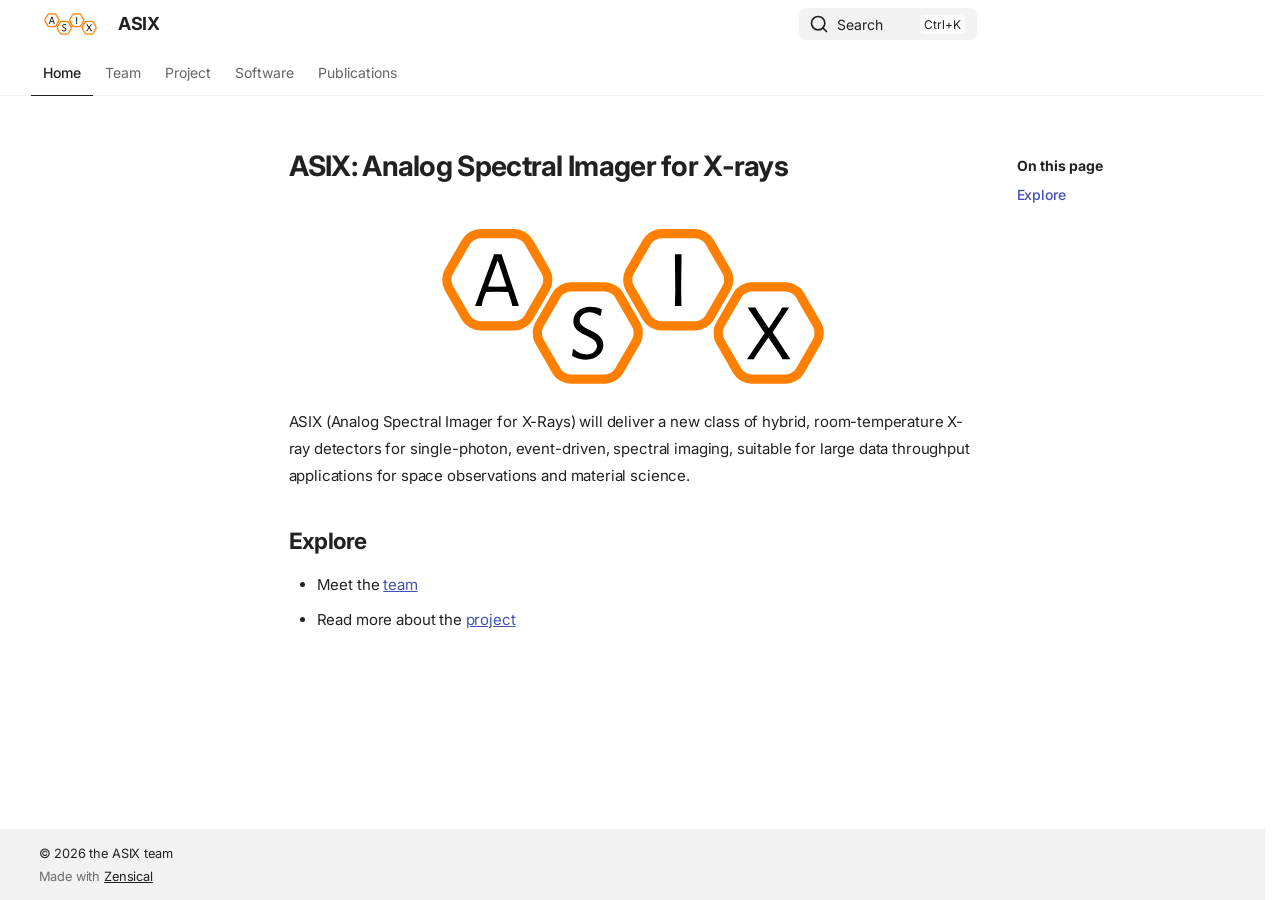
<file: index.html>
<!doctype html>
<html lang="en" class="no-js">
  <head>
    
      <meta charset="utf-8">
      <meta name="viewport" content="width=device-width,initial-scale=1">
      
        <meta name="description" content="ASIX project landing page.">
      
      
        <meta name="author" content="Luca Baldini">
      
      
        <link rel="canonical" href="https://lucabaldini.github.io/asix-web/">
      
      
      
        <link rel="next" href="./team/">
      
      
        
      
      
      <link rel="icon" href="./assets/images/favicon.png">
      <meta name="generator" content="zensical-0.0.67">
    
    
      
        <title>ASIX - ASIX</title>
      
    
    
      
        
      
      <link rel="stylesheet" href="./assets/stylesheets/modern/main.4ae390e2.min.css">
      
      


    
    
      
    
    
      
        
        
        <link rel="preconnect" href="https://fonts.gstatic.com" crossorigin>
        <link rel="stylesheet" href="https://fonts.googleapis.com/css?family=Inter:300,300i,400,400i,500,500i,700,700i%7CJetBrains+Mono:400,400i,700,700i&amp;display=fallback">
        <style>:root{--md-text-font:"Inter";--md-code-font:"JetBrains Mono"}</style>
      
    
    
      <link rel="stylesheet" href="./stylesheets/extra.css">
    
    <script>__md_scope=new URL(".",location),__md_scope.pathname.endsWith("/")||(__md_scope=new URL(__md_scope.pathname+"/",location)),__md_hash=e=>[...e].reduce(((e,t)=>(e<<5)-e+t.charCodeAt(0)),0),__md_get=(e,t=localStorage,_=__md_scope)=>JSON.parse(t.getItem(_.pathname+"."+e)),__md_set=(e,t,_=localStorage,a=__md_scope)=>{try{_.setItem(a.pathname+"."+e,JSON.stringify(t))}catch(e){}},document.documentElement.setAttribute("data-platform",navigator.platform)</script>
    
      

    
    
  </head>
  
  
    <body dir="ltr">
  
    
    <input class="md-toggle" data-md-toggle="drawer" type="checkbox" id="__drawer" autocomplete="off">
    <input class="md-toggle" data-md-toggle="search" type="checkbox" id="__search" autocomplete="off">
    <label class="md-overlay" for="__drawer" aria-label="Navigation"></label>
    <div data-md-component="skip">
      
        
        <a href="#asix-analog-spectral-imager-for-x-rays" class="md-skip">
          Skip to content
        </a>
      
    </div>
    <div data-md-component="announce">
      
    </div>
    
    
      

<header class="md-header" data-md-component="header">
  <nav class="md-header__inner md-grid" aria-label="Header">
    <a href="" title="ASIX" class="md-header__button md-logo" aria-label="ASIX" data-md-component="logo">
      
  <img src="./assets/images/asix_logo.svg" alt="ASIX">

    </a>
    <label class="md-header__button md-icon" for="__drawer" aria-label="Navigation">
      
      <svg xmlns="http://www.w3.org/2000/svg" fill="none" stroke="currentColor" stroke-linecap="round" stroke-linejoin="round" stroke-width="2" class="lucide lucide-menu" viewBox="0 0 24 24"><path d="M4 5h16M4 12h16M4 19h16"/></svg>
    </label>
    <div class="md-header__title" data-md-component="header-title">
      <div class="md-header__ellipsis">
        <div class="md-header__topic">
          <span class="md-ellipsis">
            ASIX
          </span>
        </div>
        <div class="md-header__topic" data-md-component="header-topic">
          <span class="md-ellipsis">
            
              ASIX
            
          </span>
        </div>
      </div>
    </div>
    
    
      <script>var palette=__md_get("__palette");if(palette&&palette.color){if("(prefers-color-scheme)"===palette.color.media){var media=matchMedia("(prefers-color-scheme: light)"),input=document.querySelector(media.matches?"[data-md-color-media='(prefers-color-scheme: light)']":"[data-md-color-media='(prefers-color-scheme: dark)']");palette.color.media=input.getAttribute("data-md-color-media"),palette.color.scheme=input.getAttribute("data-md-color-scheme"),palette.color.primary=input.getAttribute("data-md-color-primary"),palette.color.accent=input.getAttribute("data-md-color-accent")}for(var[key,value]of Object.entries(palette.color))document.body.setAttribute("data-md-color-"+key,value)}</script>
    
    
    
      
      
        <label class="md-header__button md-icon" for="__search" aria-label="Search">
          
          <svg xmlns="http://www.w3.org/2000/svg" fill="none" stroke="currentColor" stroke-linecap="round" stroke-linejoin="round" stroke-width="2" class="lucide lucide-search" viewBox="0 0 24 24"><path d="m21 21-4.34-4.34"/><circle cx="11" cy="11" r="8"/></svg>
        </label>
        <div class="md-search" data-md-component="search" role="dialog" aria-label="Search">
  <button type="button" class="md-search__button">
    Search
  </button>
</div>
      
    
    <div class="md-header__source">
      
    </div>
  </nav>
  
</header>
    
    <div class="md-container" data-md-component="container">
      
      
        
          
            
<nav class="md-tabs" aria-label="Tabs" data-md-component="tabs">
  <div class="md-grid">
    <ul class="md-tabs__list">
      
        
  
  
  
    
  
  
    <li class="md-tabs__item md-tabs__item--active">
      <a href="" class="md-tabs__link">
        
  
  Home

      </a>
    </li>
  

      
        
  
  
  
  
    <li class="md-tabs__item">
      <a href="./team/" class="md-tabs__link">
        
  
  Team

      </a>
    </li>
  

      
        
  
  
  
  
    <li class="md-tabs__item">
      <a href="./project/" class="md-tabs__link">
        
  
  Project

      </a>
    </li>
  

      
        
  
  
  
  
    <li class="md-tabs__item">
      <a href="./software/" class="md-tabs__link">
        
  
  Software

      </a>
    </li>
  

      
        
  
  
  
  
    <li class="md-tabs__item">
      <a href="./publications/" class="md-tabs__link">
        
  
  Publications

      </a>
    </li>
  

      
    </ul>
  </div>
</nav>
          
        
      
      <main class="md-main" data-md-component="main">
        <div class="md-main__inner md-grid">
          
            
              
              <div class="md-sidebar md-sidebar--primary" data-md-component="sidebar" data-md-type="navigation" >
                <div class="md-sidebar__scrollwrap">
                  <div class="md-sidebar__inner">
                    


  


<nav class="md-nav md-nav--primary md-nav--lifted" aria-label="Navigation" data-md-level="0">
  <label class="md-nav__title" for="__drawer">
    <a href="" title="ASIX" class="md-nav__button md-logo" aria-label="ASIX" data-md-component="logo">
      
  <img src="./assets/images/asix_logo.svg" alt="ASIX">

    </a>
    ASIX
  </label>
  
  <ul class="md-nav__list" data-md-scrollfix>
    
      
      
  
  
    
  
  
  
    <li class="md-nav__item md-nav__item--active">
      
      
      
      
        
      
      
        <label class="md-nav__link md-nav__link--active" for="__toc">
          
  
  
  <span class="md-ellipsis">
    
  
  Home

    
  </span>
  
  

          <span class="md-nav__icon md-icon"></span>
        </label>
      
      <a href="" class="md-nav__link md-nav__link--active">
        
  
  
  <span class="md-ellipsis">
    
  
  Home

    
  </span>
  
  

      </a>
      
        


<nav class="md-nav md-nav--secondary" aria-label="On this page">
  
  
  
    
  
  
    <label class="md-nav__title" for="__toc">
      <span class="md-nav__icon md-icon"></span>
      On this page
    </label>
    <ul class="md-nav__list" data-md-component="toc" data-md-scrollfix>
      
        <li class="md-nav__item">
  <a href="#explore" class="md-nav__link">
    <span class="md-ellipsis">
      <span class="md-typeset">
        Explore
      </span>
    </span>
  </a>
  
</li>
      
    </ul>
  
</nav>
      
    </li>
  

    
      
      
  
  
  
  
    <li class="md-nav__item">
      <a href="./team/" class="md-nav__link">
        
  
  
  <span class="md-ellipsis">
    
  
  Team

    
  </span>
  
  

      </a>
    </li>
  

    
      
      
  
  
  
  
    <li class="md-nav__item">
      <a href="./project/" class="md-nav__link">
        
  
  
  <span class="md-ellipsis">
    
  
  Project

    
  </span>
  
  

      </a>
    </li>
  

    
      
      
  
  
  
  
    <li class="md-nav__item">
      <a href="./software/" class="md-nav__link">
        
  
  
  <span class="md-ellipsis">
    
  
  Software

    
  </span>
  
  

      </a>
    </li>
  

    
      
      
  
  
  
  
    <li class="md-nav__item">
      <a href="./publications/" class="md-nav__link">
        
  
  
  <span class="md-ellipsis">
    
  
  Publications

    
  </span>
  
  

      </a>
    </li>
  

    
  </ul>
</nav>
                  </div>
                </div>
              </div>
            
            
              
              <div class="md-sidebar md-sidebar--secondary" data-md-component="sidebar" data-md-type="toc" >
                <div class="md-sidebar__scrollwrap">
                  
                    
                    
                    
                      
                    
                    
                      <input class="md-nav__toggle md-toggle" type="checkbox" id="__toc">
                      <div class="md-sidebar-button__wrapper">
                        <label class="md-sidebar-button" for="__toc"></label>
                      </div>
                    
                  
                  <div class="md-sidebar__inner">
                    


<nav class="md-nav md-nav--secondary" aria-label="On this page">
  
  
  
    
  
  
    <label class="md-nav__title" for="__toc">
      <span class="md-nav__icon md-icon"></span>
      On this page
    </label>
    <ul class="md-nav__list" data-md-component="toc" data-md-scrollfix>
      
        <li class="md-nav__item">
  <a href="#explore" class="md-nav__link">
    <span class="md-ellipsis">
      <span class="md-typeset">
        Explore
      </span>
    </span>
  </a>
  
</li>
      
    </ul>
  
</nav>
                  </div>
                </div>
              </div>
            
          
          
            <div class="md-content" data-md-component="content">
              
              <article class="md-content__inner md-typeset">
                
                  


<h1 id="asix-analog-spectral-imager-for-x-rays">ASIX: Analog Spectral Imager for X-rays<a class="headerlink" href="#asix-analog-spectral-imager-for-x-rays" title="Permanent link">&para;</a></h1>
<p><img src="assets/images/asix_logo.svg" width="400"
     style="display: block; margin: 0 auto;"></p>
<p>ASIX (Analog Spectral Imager for X-Rays) will deliver a new class of hybrid,
room-temperature X-ray detectors for single-photon, event-driven, spectral
imaging, suitable for large data throughput applications for space observations
and material science.</p>
<h2 id="explore">Explore<a class="headerlink" href="#explore" title="Permanent link">&para;</a></h2>
<ul>
<li>Meet the <a href="team/">team</a></li>
<li>Read more about the <a href="project/">project</a></li>
</ul>









  
  






                
              </article>
            </div>
          
          
<script>var target=document.getElementById(location.hash.slice(1));target&&target.name&&(target.checked=target.name.startsWith("__tabbed_"))</script>
        </div>
        
          <button type="button" class="md-top md-icon" data-md-component="top" hidden>
  
  <svg xmlns="http://www.w3.org/2000/svg" fill="none" stroke="currentColor" stroke-linecap="round" stroke-linejoin="round" stroke-width="2" class="lucide lucide-circle-arrow-up" viewBox="0 0 24 24"><circle cx="12" cy="12" r="10"/><path d="m16 12-4-4-4 4M12 16V8"/></svg>
  Back to top
</button>
        
      </main>
      
        <footer class="md-footer">
  
  <div class="md-footer-meta md-typeset">
    <div class="md-footer-meta__inner md-grid">
      <div class="md-copyright">
  
    <div class="md-copyright__highlight">
      &copy; 2026 the ASIX team
    </div>
  
  
    Made with
    <a href="https://zensical.org/" target="_blank" rel="noopener">
      Zensical
    </a>
  
</div>
      
    </div>
  </div>
</footer>
      
    </div>
    <div class="md-dialog" data-md-component="dialog" role="status" aria-atomic="true">
      <div class="md-dialog__inner md-typeset"></div>
    </div>
    
    
    
      
      
      
      
        
        
      <script id="__config" type="application/json">{"annotate":null,"base":".","features":["navigation.instant","navigation.tabs","navigation.top"],"redirect":null,"search":"./assets/javascripts/workers/search.7d14d953.min.js","tags":null,"translations":{"clipboard.copied":"Copied to clipboard","clipboard.copy":"Copy to clipboard","clipboard.error":"Could not copy to clipboard","search.result.more.one":"1 more on this page","search.result.more.other":"# more on this page","search.result.none":"No matching documents","search.result.one":"1 matching document","search.result.other":"# matching documents","search.result.placeholder":"Type to start searching","search.result.term.missing":"Missing","select.version":"Select version"},"version":null}</script>
    
    
      <script src="./assets/javascripts/bundle.67a597eb.min.js"></script>
      
    
  </body>
</html>
</file>
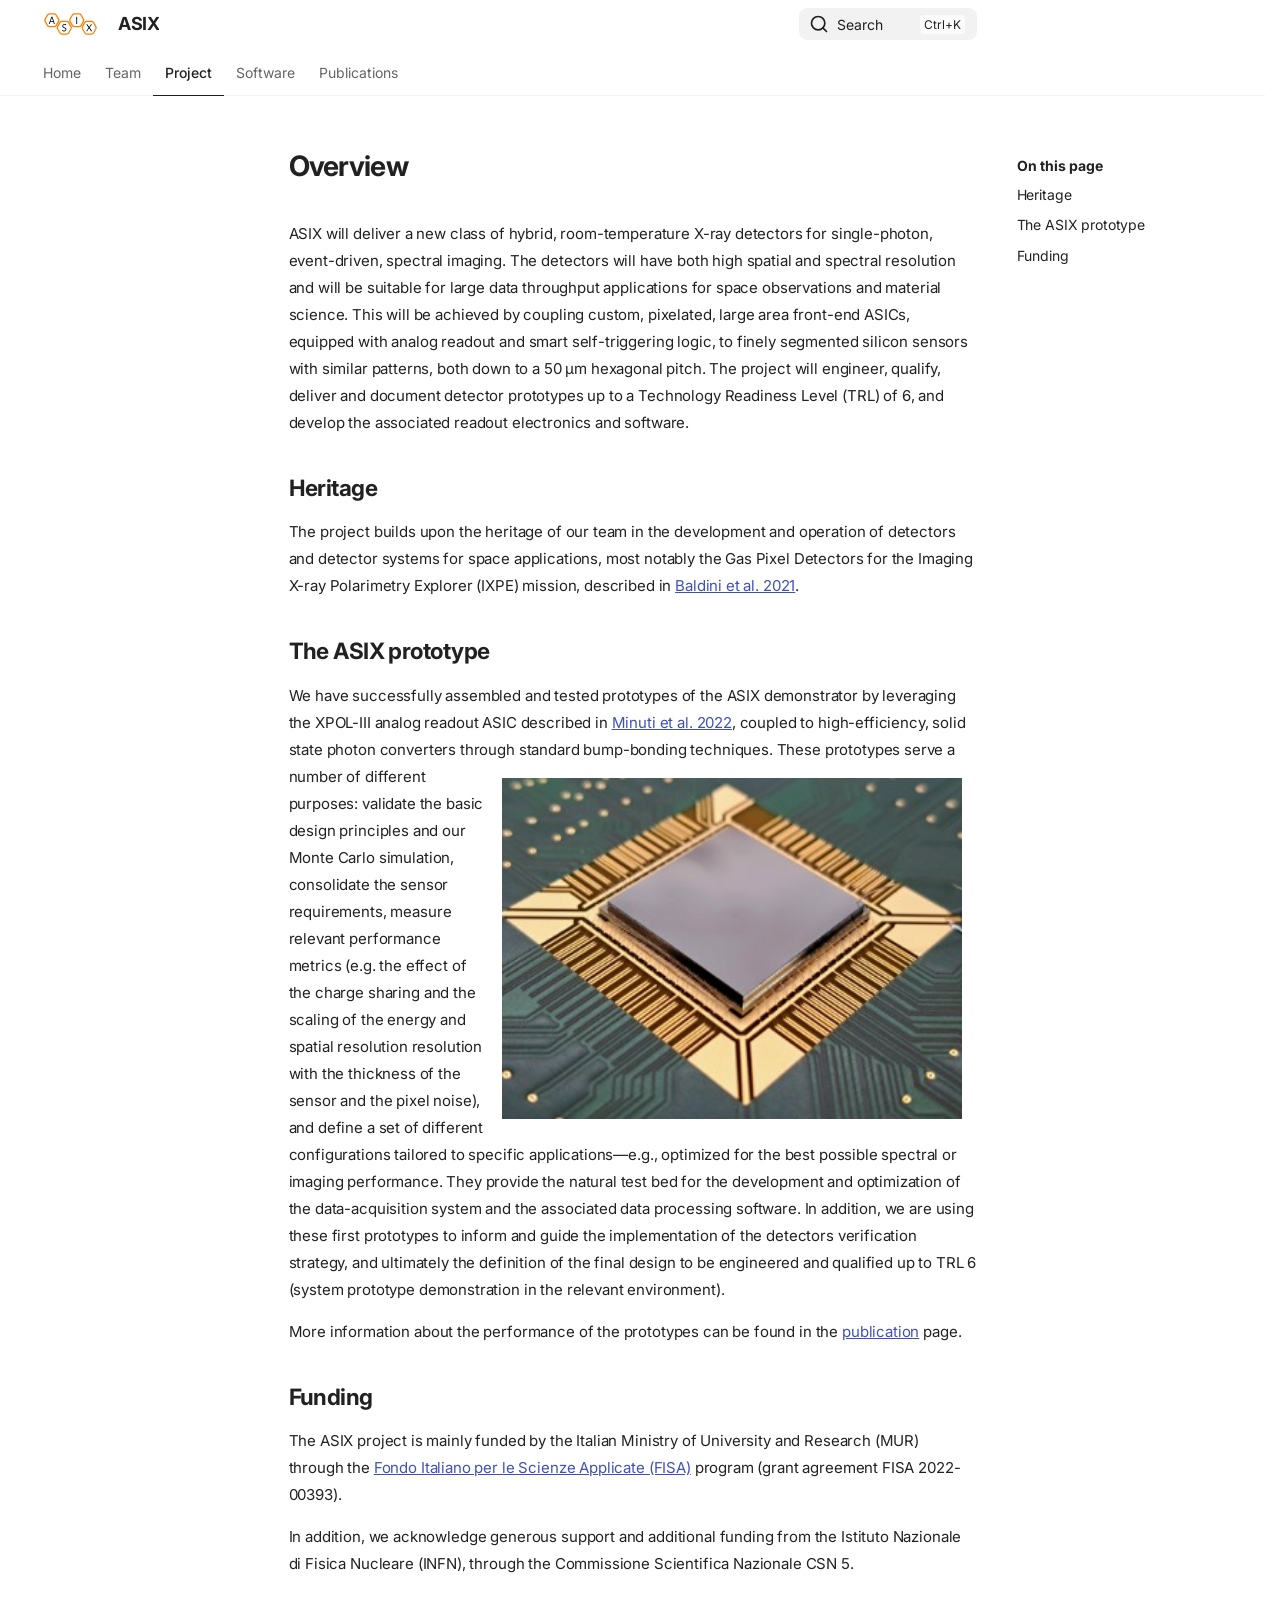
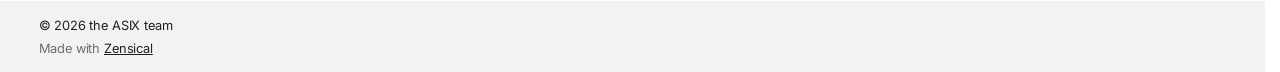
<file: project/index.html>
<!doctype html>
<html lang="en" class="no-js">
  <head>
    
      <meta charset="utf-8">
      <meta name="viewport" content="width=device-width,initial-scale=1">
      
        <meta name="description" content="Technical background, objectives, and architecture of ASIX.">
      
      
        <meta name="author" content="Luca Baldini">
      
      
        <link rel="canonical" href="https://lucabaldini.github.io/asix-web/project/">
      
      
        <link rel="prev" href="../team/">
      
      
        <link rel="next" href="../software/">
      
      
        
      
      
      <link rel="icon" href="../assets/images/favicon.png">
      <meta name="generator" content="zensical-0.0.67">
    
    
      
        <title>Project description - ASIX</title>
      
    
    
      
        
      
      <link rel="stylesheet" href="../assets/stylesheets/modern/main.4ae390e2.min.css">
      
      


    
    
      
    
    
      
        
        
        <link rel="preconnect" href="https://fonts.gstatic.com" crossorigin>
        <link rel="stylesheet" href="https://fonts.googleapis.com/css?family=Inter:300,300i,400,400i,500,500i,700,700i%7CJetBrains+Mono:400,400i,700,700i&amp;display=fallback">
        <style>:root{--md-text-font:"Inter";--md-code-font:"JetBrains Mono"}</style>
      
    
    
      <link rel="stylesheet" href="../stylesheets/extra.css">
    
    <script>__md_scope=new URL("..",location),__md_scope.pathname.endsWith("/")||(__md_scope=new URL(__md_scope.pathname+"/",location)),__md_hash=e=>[...e].reduce(((e,t)=>(e<<5)-e+t.charCodeAt(0)),0),__md_get=(e,t=localStorage,_=__md_scope)=>JSON.parse(t.getItem(_.pathname+"."+e)),__md_set=(e,t,_=localStorage,a=__md_scope)=>{try{_.setItem(a.pathname+"."+e,JSON.stringify(t))}catch(e){}},document.documentElement.setAttribute("data-platform",navigator.platform)</script>
    
      

    
    
  </head>
  
  
    <body dir="ltr">
  
    
    <input class="md-toggle" data-md-toggle="drawer" type="checkbox" id="__drawer" autocomplete="off">
    <input class="md-toggle" data-md-toggle="search" type="checkbox" id="__search" autocomplete="off">
    <label class="md-overlay" for="__drawer" aria-label="Navigation"></label>
    <div data-md-component="skip">
      
        
        <a href="#overview" class="md-skip">
          Skip to content
        </a>
      
    </div>
    <div data-md-component="announce">
      
    </div>
    
    
      

<header class="md-header" data-md-component="header">
  <nav class="md-header__inner md-grid" aria-label="Header">
    <a href="./.." title="ASIX" class="md-header__button md-logo" aria-label="ASIX" data-md-component="logo">
      
  <img src="../assets/images/asix_logo.svg" alt="ASIX">

    </a>
    <label class="md-header__button md-icon" for="__drawer" aria-label="Navigation">
      
      <svg xmlns="http://www.w3.org/2000/svg" fill="none" stroke="currentColor" stroke-linecap="round" stroke-linejoin="round" stroke-width="2" class="lucide lucide-menu" viewBox="0 0 24 24"><path d="M4 5h16M4 12h16M4 19h16"/></svg>
    </label>
    <div class="md-header__title" data-md-component="header-title">
      <div class="md-header__ellipsis">
        <div class="md-header__topic">
          <span class="md-ellipsis">
            ASIX
          </span>
        </div>
        <div class="md-header__topic" data-md-component="header-topic">
          <span class="md-ellipsis">
            
              Project description
            
          </span>
        </div>
      </div>
    </div>
    
    
      <script>var palette=__md_get("__palette");if(palette&&palette.color){if("(prefers-color-scheme)"===palette.color.media){var media=matchMedia("(prefers-color-scheme: light)"),input=document.querySelector(media.matches?"[data-md-color-media='(prefers-color-scheme: light)']":"[data-md-color-media='(prefers-color-scheme: dark)']");palette.color.media=input.getAttribute("data-md-color-media"),palette.color.scheme=input.getAttribute("data-md-color-scheme"),palette.color.primary=input.getAttribute("data-md-color-primary"),palette.color.accent=input.getAttribute("data-md-color-accent")}for(var[key,value]of Object.entries(palette.color))document.body.setAttribute("data-md-color-"+key,value)}</script>
    
    
    
      
      
        <label class="md-header__button md-icon" for="__search" aria-label="Search">
          
          <svg xmlns="http://www.w3.org/2000/svg" fill="none" stroke="currentColor" stroke-linecap="round" stroke-linejoin="round" stroke-width="2" class="lucide lucide-search" viewBox="0 0 24 24"><path d="m21 21-4.34-4.34"/><circle cx="11" cy="11" r="8"/></svg>
        </label>
        <div class="md-search" data-md-component="search" role="dialog" aria-label="Search">
  <button type="button" class="md-search__button">
    Search
  </button>
</div>
      
    
    <div class="md-header__source">
      
    </div>
  </nav>
  
</header>
    
    <div class="md-container" data-md-component="container">
      
      
        
          
            
<nav class="md-tabs" aria-label="Tabs" data-md-component="tabs">
  <div class="md-grid">
    <ul class="md-tabs__list">
      
        
  
  
  
  
    <li class="md-tabs__item">
      <a href="./.." class="md-tabs__link">
        
  
  Home

      </a>
    </li>
  

      
        
  
  
  
  
    <li class="md-tabs__item">
      <a href="../team/" class="md-tabs__link">
        
  
  Team

      </a>
    </li>
  

      
        
  
  
  
    
  
  
    <li class="md-tabs__item md-tabs__item--active">
      <a href="././" class="md-tabs__link">
        
  
  Project

      </a>
    </li>
  

      
        
  
  
  
  
    <li class="md-tabs__item">
      <a href="../software/" class="md-tabs__link">
        
  
  Software

      </a>
    </li>
  

      
        
  
  
  
  
    <li class="md-tabs__item">
      <a href="../publications/" class="md-tabs__link">
        
  
  Publications

      </a>
    </li>
  

      
    </ul>
  </div>
</nav>
          
        
      
      <main class="md-main" data-md-component="main">
        <div class="md-main__inner md-grid">
          
            
              
              <div class="md-sidebar md-sidebar--primary" data-md-component="sidebar" data-md-type="navigation" >
                <div class="md-sidebar__scrollwrap">
                  <div class="md-sidebar__inner">
                    


  


<nav class="md-nav md-nav--primary md-nav--lifted" aria-label="Navigation" data-md-level="0">
  <label class="md-nav__title" for="__drawer">
    <a href="./.." title="ASIX" class="md-nav__button md-logo" aria-label="ASIX" data-md-component="logo">
      
  <img src="../assets/images/asix_logo.svg" alt="ASIX">

    </a>
    ASIX
  </label>
  
  <ul class="md-nav__list" data-md-scrollfix>
    
      
      
  
  
  
  
    <li class="md-nav__item">
      <a href="./.." class="md-nav__link">
        
  
  
  <span class="md-ellipsis">
    
  
  Home

    
  </span>
  
  

      </a>
    </li>
  

    
      
      
  
  
  
  
    <li class="md-nav__item">
      <a href="../team/" class="md-nav__link">
        
  
  
  <span class="md-ellipsis">
    
  
  Team

    
  </span>
  
  

      </a>
    </li>
  

    
      
      
  
  
    
  
  
  
    <li class="md-nav__item md-nav__item--active">
      
      
      
      
        
      
      
        <label class="md-nav__link md-nav__link--active" for="__toc">
          
  
  
  <span class="md-ellipsis">
    
  
  Project

    
  </span>
  
  

          <span class="md-nav__icon md-icon"></span>
        </label>
      
      <a href="././" class="md-nav__link md-nav__link--active">
        
  
  
  <span class="md-ellipsis">
    
  
  Project

    
  </span>
  
  

      </a>
      
        


<nav class="md-nav md-nav--secondary" aria-label="On this page">
  
  
  
    
  
  
    <label class="md-nav__title" for="__toc">
      <span class="md-nav__icon md-icon"></span>
      On this page
    </label>
    <ul class="md-nav__list" data-md-component="toc" data-md-scrollfix>
      
        <li class="md-nav__item">
  <a href="#heritage" class="md-nav__link">
    <span class="md-ellipsis">
      <span class="md-typeset">
        Heritage
      </span>
    </span>
  </a>
  
</li>
      
        <li class="md-nav__item">
  <a href="#the-asix-prototype" class="md-nav__link">
    <span class="md-ellipsis">
      <span class="md-typeset">
        The ASIX prototype
      </span>
    </span>
  </a>
  
</li>
      
        <li class="md-nav__item">
  <a href="#funding" class="md-nav__link">
    <span class="md-ellipsis">
      <span class="md-typeset">
        Funding
      </span>
    </span>
  </a>
  
</li>
      
    </ul>
  
</nav>
      
    </li>
  

    
      
      
  
  
  
  
    <li class="md-nav__item">
      <a href="../software/" class="md-nav__link">
        
  
  
  <span class="md-ellipsis">
    
  
  Software

    
  </span>
  
  

      </a>
    </li>
  

    
      
      
  
  
  
  
    <li class="md-nav__item">
      <a href="../publications/" class="md-nav__link">
        
  
  
  <span class="md-ellipsis">
    
  
  Publications

    
  </span>
  
  

      </a>
    </li>
  

    
  </ul>
</nav>
                  </div>
                </div>
              </div>
            
            
              
              <div class="md-sidebar md-sidebar--secondary" data-md-component="sidebar" data-md-type="toc" >
                <div class="md-sidebar__scrollwrap">
                  
                    
                    
                    
                      
                    
                    
                      <input class="md-nav__toggle md-toggle" type="checkbox" id="__toc">
                      <div class="md-sidebar-button__wrapper">
                        <label class="md-sidebar-button" for="__toc"></label>
                      </div>
                    
                  
                  <div class="md-sidebar__inner">
                    


<nav class="md-nav md-nav--secondary" aria-label="On this page">
  
  
  
    
  
  
    <label class="md-nav__title" for="__toc">
      <span class="md-nav__icon md-icon"></span>
      On this page
    </label>
    <ul class="md-nav__list" data-md-component="toc" data-md-scrollfix>
      
        <li class="md-nav__item">
  <a href="#heritage" class="md-nav__link">
    <span class="md-ellipsis">
      <span class="md-typeset">
        Heritage
      </span>
    </span>
  </a>
  
</li>
      
        <li class="md-nav__item">
  <a href="#the-asix-prototype" class="md-nav__link">
    <span class="md-ellipsis">
      <span class="md-typeset">
        The ASIX prototype
      </span>
    </span>
  </a>
  
</li>
      
        <li class="md-nav__item">
  <a href="#funding" class="md-nav__link">
    <span class="md-ellipsis">
      <span class="md-typeset">
        Funding
      </span>
    </span>
  </a>
  
</li>
      
    </ul>
  
</nav>
                  </div>
                </div>
              </div>
            
          
          
            <div class="md-content" data-md-component="content">
              
              <article class="md-content__inner md-typeset">
                
                  


<h1 id="overview">Overview<a class="headerlink" href="#overview" title="Permanent link">&para;</a></h1>
<p>ASIX will deliver a new class of hybrid, room-temperature X-ray detectors for single-photon,
event-driven, spectral imaging. The detectors will have both high spatial and spectral
resolution and will be suitable for large data throughput applications for space observations and material science. This will be achieved by coupling custom, pixelated,
large area front-end ASICs, equipped with analog readout and smart self-triggering logic,
to finely segmented silicon sensors with similar patterns, both down to a 50 μm hexagonal
pitch. The project will engineer, qualify, deliver and document detector prototypes up to
a Technology Readiness Level (TRL) of 6, and develop the associated readout electronics
and software.</p>
<h2 id="heritage">Heritage<a class="headerlink" href="#heritage" title="Permanent link">&para;</a></h2>
<p>The project builds upon the heritage of our team in the development and operation of
detectors and detector systems for space applications, most notably the Gas Pixel
Detectors for the Imaging X-ray Polarimetry Explorer (IXPE) mission, described in
<a href="https://doi.org/10.1016/j.astropartphys.2021.102628">Baldini et al. 2021</a>.</p>
<h2 id="the-asix-prototype">The ASIX prototype<a class="headerlink" href="#the-asix-prototype" title="Permanent link">&para;</a></h2>
<p>We have successfully assembled and tested prototypes of the ASIX demonstrator by
leveraging the XPOL-III analog readout ASIC described in
<a href="https://doi.org/10.1016/j.nima.2022.167674">Minuti et al. 2022</a>,
coupled to high-efficiency, solid state photon converters through standard bump-bonding
techniques.
<img src="../assets/images/asix_prototype.jpg" width="460"
     style="float: right; margin: 1em;">
These prototypes serve a number of different purposes: validate the basic design
principles and our Monte Carlo simulation, consolidate the sensor requirements,
measure relevant performance metrics (e.g. the effect of the charge sharing and the
scaling of the energy and spatial resolution resolution with the thickness of the
sensor and the pixel noise), and define a set of different configurations tailored
to specific applications&mdash;e.g., optimized for the best possible spectral or
imaging performance. They provide the natural test bed for the development and
optimization of the data-acquisition system and the associated data processing software.
In addition, we are using these first prototypes to inform and guide the implementation
of the detectors verification strategy, and ultimately the definition of the final
design to be engineered and qualified up to TRL 6 (system prototype demonstration in
the relevant environment).</p>
<p>More information about the performance of the prototypes can be found in the
<a href="../publications/">publication</a> page.</p>
<h2 id="funding">Funding<a class="headerlink" href="#funding" title="Permanent link">&para;</a></h2>
<p>The ASIX project is mainly funded by the Italian Ministry of University and Research
(MUR) through the
<a href="https://fisa-submission.mur.gov.it/">Fondo Italiano per le Scienze Applicate (FISA)</a>
program (grant agreement FISA 2022-00393).</p>
<p>In addition, we acknowledge generous support and additional funding from the
Istituto Nazionale di Fisica Nucleare (INFN), through the Commissione Scientifica
Nazionale CSN 5.</p>









  
  






                
              </article>
            </div>
          
          
<script>var target=document.getElementById(location.hash.slice(1));target&&target.name&&(target.checked=target.name.startsWith("__tabbed_"))</script>
        </div>
        
          <button type="button" class="md-top md-icon" data-md-component="top" hidden>
  
  <svg xmlns="http://www.w3.org/2000/svg" fill="none" stroke="currentColor" stroke-linecap="round" stroke-linejoin="round" stroke-width="2" class="lucide lucide-circle-arrow-up" viewBox="0 0 24 24"><circle cx="12" cy="12" r="10"/><path d="m16 12-4-4-4 4M12 16V8"/></svg>
  Back to top
</button>
        
      </main>
      
        <footer class="md-footer">
  
  <div class="md-footer-meta md-typeset">
    <div class="md-footer-meta__inner md-grid">
      <div class="md-copyright">
  
    <div class="md-copyright__highlight">
      &copy; 2026 the ASIX team
    </div>
  
  
    Made with
    <a href="https://zensical.org/" target="_blank" rel="noopener">
      Zensical
    </a>
  
</div>
      
    </div>
  </div>
</footer>
      
    </div>
    <div class="md-dialog" data-md-component="dialog" role="status" aria-atomic="true">
      <div class="md-dialog__inner md-typeset"></div>
    </div>
    
    
    
      
      
      
      
        
        
      <script id="__config" type="application/json">{"annotate":null,"base":"..","features":["navigation.instant","navigation.tabs","navigation.top"],"redirect":null,"search":"../assets/javascripts/workers/search.7d14d953.min.js","tags":null,"translations":{"clipboard.copied":"Copied to clipboard","clipboard.copy":"Copy to clipboard","clipboard.error":"Could not copy to clipboard","search.result.more.one":"1 more on this page","search.result.more.other":"# more on this page","search.result.none":"No matching documents","search.result.one":"1 matching document","search.result.other":"# matching documents","search.result.placeholder":"Type to start searching","search.result.term.missing":"Missing","select.version":"Select version"},"version":null}</script>
    
    
      <script src="../assets/javascripts/bundle.67a597eb.min.js"></script>
      
    
  </body>
</html>
</file>
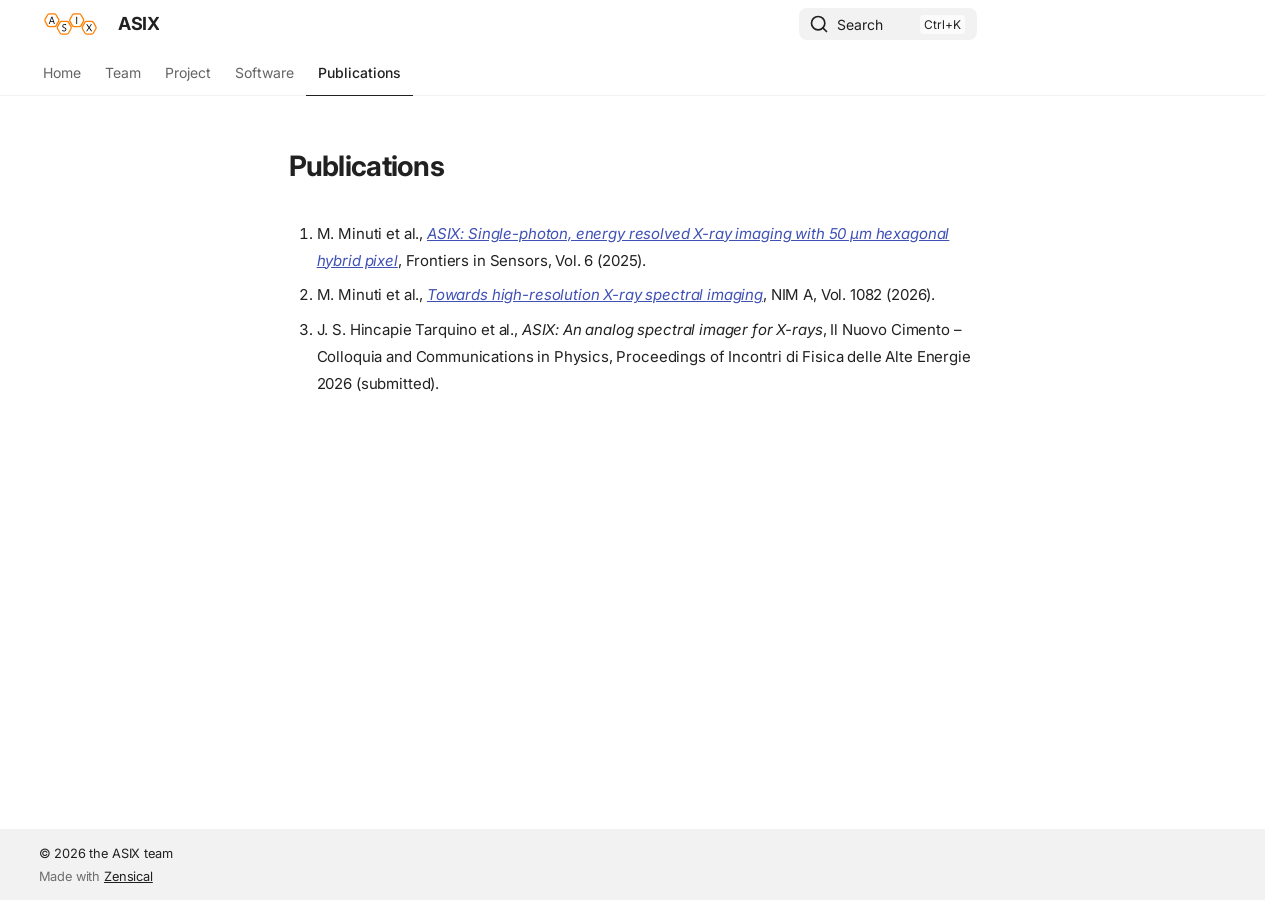
<file: publications/index.html>
<!doctype html>
<html lang="en" class="no-js">
  <head>
    
      <meta charset="utf-8">
      <meta name="viewport" content="width=device-width,initial-scale=1">
      
        <meta name="description" content="Publications.">
      
      
        <meta name="author" content="Luca Baldini">
      
      
        <link rel="canonical" href="https://lucabaldini.github.io/asix-web/publications/">
      
      
        <link rel="prev" href="../software/">
      
      
      
        
      
      
      <link rel="icon" href="../assets/images/favicon.png">
      <meta name="generator" content="zensical-0.0.67">
    
    
      
        <title>Publications - ASIX</title>
      
    
    
      
        
      
      <link rel="stylesheet" href="../assets/stylesheets/modern/main.4ae390e2.min.css">
      
      


    
    
      
    
    
      
        
        
        <link rel="preconnect" href="https://fonts.gstatic.com" crossorigin>
        <link rel="stylesheet" href="https://fonts.googleapis.com/css?family=Inter:300,300i,400,400i,500,500i,700,700i%7CJetBrains+Mono:400,400i,700,700i&amp;display=fallback">
        <style>:root{--md-text-font:"Inter";--md-code-font:"JetBrains Mono"}</style>
      
    
    
      <link rel="stylesheet" href="../stylesheets/extra.css">
    
    <script>__md_scope=new URL("..",location),__md_scope.pathname.endsWith("/")||(__md_scope=new URL(__md_scope.pathname+"/",location)),__md_hash=e=>[...e].reduce(((e,t)=>(e<<5)-e+t.charCodeAt(0)),0),__md_get=(e,t=localStorage,_=__md_scope)=>JSON.parse(t.getItem(_.pathname+"."+e)),__md_set=(e,t,_=localStorage,a=__md_scope)=>{try{_.setItem(a.pathname+"."+e,JSON.stringify(t))}catch(e){}},document.documentElement.setAttribute("data-platform",navigator.platform)</script>
    
      

    
    
  </head>
  
  
    <body dir="ltr">
  
    
    <input class="md-toggle" data-md-toggle="drawer" type="checkbox" id="__drawer" autocomplete="off">
    <input class="md-toggle" data-md-toggle="search" type="checkbox" id="__search" autocomplete="off">
    <label class="md-overlay" for="__drawer" aria-label="Navigation"></label>
    <div data-md-component="skip">
      
        
        <a href="#publications" class="md-skip">
          Skip to content
        </a>
      
    </div>
    <div data-md-component="announce">
      
    </div>
    
    
      

<header class="md-header" data-md-component="header">
  <nav class="md-header__inner md-grid" aria-label="Header">
    <a href="./.." title="ASIX" class="md-header__button md-logo" aria-label="ASIX" data-md-component="logo">
      
  <img src="../assets/images/asix_logo.svg" alt="ASIX">

    </a>
    <label class="md-header__button md-icon" for="__drawer" aria-label="Navigation">
      
      <svg xmlns="http://www.w3.org/2000/svg" fill="none" stroke="currentColor" stroke-linecap="round" stroke-linejoin="round" stroke-width="2" class="lucide lucide-menu" viewBox="0 0 24 24"><path d="M4 5h16M4 12h16M4 19h16"/></svg>
    </label>
    <div class="md-header__title" data-md-component="header-title">
      <div class="md-header__ellipsis">
        <div class="md-header__topic">
          <span class="md-ellipsis">
            ASIX
          </span>
        </div>
        <div class="md-header__topic" data-md-component="header-topic">
          <span class="md-ellipsis">
            
              Publications
            
          </span>
        </div>
      </div>
    </div>
    
    
      <script>var palette=__md_get("__palette");if(palette&&palette.color){if("(prefers-color-scheme)"===palette.color.media){var media=matchMedia("(prefers-color-scheme: light)"),input=document.querySelector(media.matches?"[data-md-color-media='(prefers-color-scheme: light)']":"[data-md-color-media='(prefers-color-scheme: dark)']");palette.color.media=input.getAttribute("data-md-color-media"),palette.color.scheme=input.getAttribute("data-md-color-scheme"),palette.color.primary=input.getAttribute("data-md-color-primary"),palette.color.accent=input.getAttribute("data-md-color-accent")}for(var[key,value]of Object.entries(palette.color))document.body.setAttribute("data-md-color-"+key,value)}</script>
    
    
    
      
      
        <label class="md-header__button md-icon" for="__search" aria-label="Search">
          
          <svg xmlns="http://www.w3.org/2000/svg" fill="none" stroke="currentColor" stroke-linecap="round" stroke-linejoin="round" stroke-width="2" class="lucide lucide-search" viewBox="0 0 24 24"><path d="m21 21-4.34-4.34"/><circle cx="11" cy="11" r="8"/></svg>
        </label>
        <div class="md-search" data-md-component="search" role="dialog" aria-label="Search">
  <button type="button" class="md-search__button">
    Search
  </button>
</div>
      
    
    <div class="md-header__source">
      
    </div>
  </nav>
  
</header>
    
    <div class="md-container" data-md-component="container">
      
      
        
          
            
<nav class="md-tabs" aria-label="Tabs" data-md-component="tabs">
  <div class="md-grid">
    <ul class="md-tabs__list">
      
        
  
  
  
  
    <li class="md-tabs__item">
      <a href="./.." class="md-tabs__link">
        
  
  Home

      </a>
    </li>
  

      
        
  
  
  
  
    <li class="md-tabs__item">
      <a href="../team/" class="md-tabs__link">
        
  
  Team

      </a>
    </li>
  

      
        
  
  
  
  
    <li class="md-tabs__item">
      <a href="../project/" class="md-tabs__link">
        
  
  Project

      </a>
    </li>
  

      
        
  
  
  
  
    <li class="md-tabs__item">
      <a href="../software/" class="md-tabs__link">
        
  
  Software

      </a>
    </li>
  

      
        
  
  
  
    
  
  
    <li class="md-tabs__item md-tabs__item--active">
      <a href="././" class="md-tabs__link">
        
  
  Publications

      </a>
    </li>
  

      
    </ul>
  </div>
</nav>
          
        
      
      <main class="md-main" data-md-component="main">
        <div class="md-main__inner md-grid">
          
            
              
              <div class="md-sidebar md-sidebar--primary" data-md-component="sidebar" data-md-type="navigation" >
                <div class="md-sidebar__scrollwrap">
                  <div class="md-sidebar__inner">
                    


  


<nav class="md-nav md-nav--primary md-nav--lifted" aria-label="Navigation" data-md-level="0">
  <label class="md-nav__title" for="__drawer">
    <a href="./.." title="ASIX" class="md-nav__button md-logo" aria-label="ASIX" data-md-component="logo">
      
  <img src="../assets/images/asix_logo.svg" alt="ASIX">

    </a>
    ASIX
  </label>
  
  <ul class="md-nav__list" data-md-scrollfix>
    
      
      
  
  
  
  
    <li class="md-nav__item">
      <a href="./.." class="md-nav__link">
        
  
  
  <span class="md-ellipsis">
    
  
  Home

    
  </span>
  
  

      </a>
    </li>
  

    
      
      
  
  
  
  
    <li class="md-nav__item">
      <a href="../team/" class="md-nav__link">
        
  
  
  <span class="md-ellipsis">
    
  
  Team

    
  </span>
  
  

      </a>
    </li>
  

    
      
      
  
  
  
  
    <li class="md-nav__item">
      <a href="../project/" class="md-nav__link">
        
  
  
  <span class="md-ellipsis">
    
  
  Project

    
  </span>
  
  

      </a>
    </li>
  

    
      
      
  
  
  
  
    <li class="md-nav__item">
      <a href="../software/" class="md-nav__link">
        
  
  
  <span class="md-ellipsis">
    
  
  Software

    
  </span>
  
  

      </a>
    </li>
  

    
      
      
  
  
    
  
  
  
    <li class="md-nav__item md-nav__item--active">
      
      
      
      
        
      
      
      <a href="././" class="md-nav__link md-nav__link--active">
        
  
  
  <span class="md-ellipsis">
    
  
  Publications

    
  </span>
  
  

      </a>
      
    </li>
  

    
  </ul>
</nav>
                  </div>
                </div>
              </div>
            
            
              
              <div class="md-sidebar md-sidebar--secondary" data-md-component="sidebar" data-md-type="toc" >
                <div class="md-sidebar__scrollwrap">
                  
                    
                    
                    
                      
                    
                    
                  
                  <div class="md-sidebar__inner">
                    


<nav class="md-nav md-nav--secondary" aria-label="On this page">
  
  
  
    
  
  
</nav>
                  </div>
                </div>
              </div>
            
          
          
            <div class="md-content" data-md-component="content">
              
              <article class="md-content__inner md-typeset">
                
                  


<h1 id="publications">Publications<a class="headerlink" href="#publications" title="Permanent link">&para;</a></h1>
<ol>
<li>M. Minuti et al.,
   <a href="https://doi.org/10.3389/fsens.2025.1599365"><em>ASIX: Single-photon, energy resolved X-ray imaging with 50 μm hexagonal hybrid pixel</em></a>,
   Frontiers in Sensors, Vol. 6 (2025).</li>
<li>M. Minuti et al.,
   <a href="https://doi.org/10.1016/j.nima.2025.171001"><em>Towards high-resolution X-ray spectral imaging</em></a>,
   NIM A, Vol. 1082 (2026).</li>
<li>J. S. Hincapie Tarquino et al.,
   <em>ASIX: An analog spectral imager for X-rays</em>,
   Il Nuovo Cimento – Colloquia and Communications in Physics, Proceedings of Incontri di Fisica delle Alte Energie 2026 (submitted).</li>
</ol>









  
  






                
              </article>
            </div>
          
          
<script>var target=document.getElementById(location.hash.slice(1));target&&target.name&&(target.checked=target.name.startsWith("__tabbed_"))</script>
        </div>
        
          <button type="button" class="md-top md-icon" data-md-component="top" hidden>
  
  <svg xmlns="http://www.w3.org/2000/svg" fill="none" stroke="currentColor" stroke-linecap="round" stroke-linejoin="round" stroke-width="2" class="lucide lucide-circle-arrow-up" viewBox="0 0 24 24"><circle cx="12" cy="12" r="10"/><path d="m16 12-4-4-4 4M12 16V8"/></svg>
  Back to top
</button>
        
      </main>
      
        <footer class="md-footer">
  
  <div class="md-footer-meta md-typeset">
    <div class="md-footer-meta__inner md-grid">
      <div class="md-copyright">
  
    <div class="md-copyright__highlight">
      &copy; 2026 the ASIX team
    </div>
  
  
    Made with
    <a href="https://zensical.org/" target="_blank" rel="noopener">
      Zensical
    </a>
  
</div>
      
    </div>
  </div>
</footer>
      
    </div>
    <div class="md-dialog" data-md-component="dialog" role="status" aria-atomic="true">
      <div class="md-dialog__inner md-typeset"></div>
    </div>
    
    
    
      
      
      
      
        
        
      <script id="__config" type="application/json">{"annotate":null,"base":"..","features":["navigation.instant","navigation.tabs","navigation.top"],"redirect":null,"search":"../assets/javascripts/workers/search.7d14d953.min.js","tags":null,"translations":{"clipboard.copied":"Copied to clipboard","clipboard.copy":"Copy to clipboard","clipboard.error":"Could not copy to clipboard","search.result.more.one":"1 more on this page","search.result.more.other":"# more on this page","search.result.none":"No matching documents","search.result.one":"1 matching document","search.result.other":"# matching documents","search.result.placeholder":"Type to start searching","search.result.term.missing":"Missing","select.version":"Select version"},"version":null}</script>
    
    
      <script src="../assets/javascripts/bundle.67a597eb.min.js"></script>
      
    
  </body>
</html>
</file>
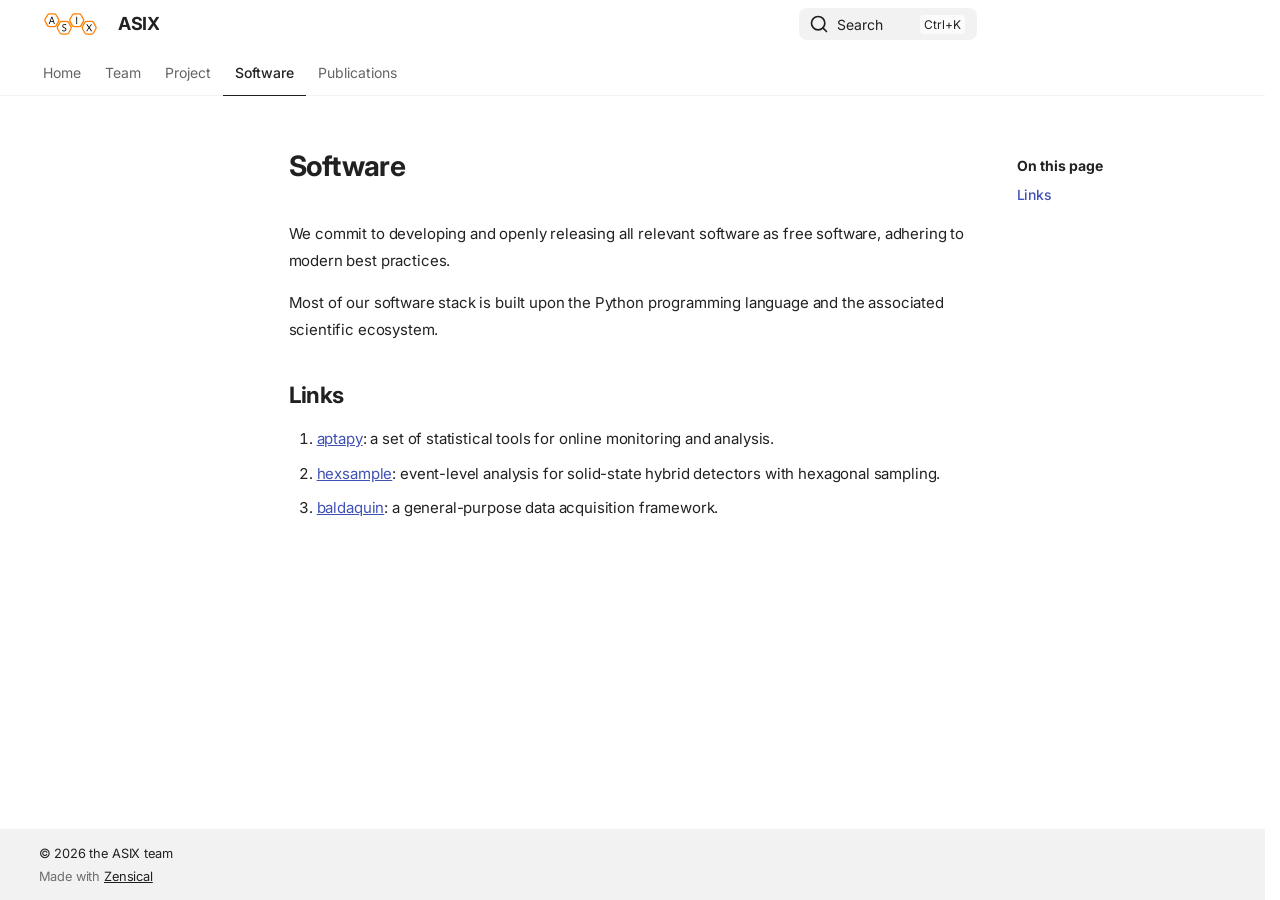
<file: software/index.html>
<!doctype html>
<html lang="en" class="no-js">
  <head>
    
      <meta charset="utf-8">
      <meta name="viewport" content="width=device-width,initial-scale=1">
      
        <meta name="description" content="Availability of the relevant software components">
      
      
        <meta name="author" content="Luca Baldini">
      
      
        <link rel="canonical" href="https://lucabaldini.github.io/asix-web/software/">
      
      
        <link rel="prev" href="../project/">
      
      
        <link rel="next" href="../publications/">
      
      
        
      
      
      <link rel="icon" href="../assets/images/favicon.png">
      <meta name="generator" content="zensical-0.0.67">
    
    
      
        <title>Software - ASIX</title>
      
    
    
      
        
      
      <link rel="stylesheet" href="../assets/stylesheets/modern/main.4ae390e2.min.css">
      
      


    
    
      
    
    
      
        
        
        <link rel="preconnect" href="https://fonts.gstatic.com" crossorigin>
        <link rel="stylesheet" href="https://fonts.googleapis.com/css?family=Inter:300,300i,400,400i,500,500i,700,700i%7CJetBrains+Mono:400,400i,700,700i&amp;display=fallback">
        <style>:root{--md-text-font:"Inter";--md-code-font:"JetBrains Mono"}</style>
      
    
    
      <link rel="stylesheet" href="../stylesheets/extra.css">
    
    <script>__md_scope=new URL("..",location),__md_scope.pathname.endsWith("/")||(__md_scope=new URL(__md_scope.pathname+"/",location)),__md_hash=e=>[...e].reduce(((e,t)=>(e<<5)-e+t.charCodeAt(0)),0),__md_get=(e,t=localStorage,_=__md_scope)=>JSON.parse(t.getItem(_.pathname+"."+e)),__md_set=(e,t,_=localStorage,a=__md_scope)=>{try{_.setItem(a.pathname+"."+e,JSON.stringify(t))}catch(e){}},document.documentElement.setAttribute("data-platform",navigator.platform)</script>
    
      

    
    
  </head>
  
  
    <body dir="ltr">
  
    
    <input class="md-toggle" data-md-toggle="drawer" type="checkbox" id="__drawer" autocomplete="off">
    <input class="md-toggle" data-md-toggle="search" type="checkbox" id="__search" autocomplete="off">
    <label class="md-overlay" for="__drawer" aria-label="Navigation"></label>
    <div data-md-component="skip">
      
        
        <a href="#links" class="md-skip">
          Skip to content
        </a>
      
    </div>
    <div data-md-component="announce">
      
    </div>
    
    
      

<header class="md-header" data-md-component="header">
  <nav class="md-header__inner md-grid" aria-label="Header">
    <a href="./.." title="ASIX" class="md-header__button md-logo" aria-label="ASIX" data-md-component="logo">
      
  <img src="../assets/images/asix_logo.svg" alt="ASIX">

    </a>
    <label class="md-header__button md-icon" for="__drawer" aria-label="Navigation">
      
      <svg xmlns="http://www.w3.org/2000/svg" fill="none" stroke="currentColor" stroke-linecap="round" stroke-linejoin="round" stroke-width="2" class="lucide lucide-menu" viewBox="0 0 24 24"><path d="M4 5h16M4 12h16M4 19h16"/></svg>
    </label>
    <div class="md-header__title" data-md-component="header-title">
      <div class="md-header__ellipsis">
        <div class="md-header__topic">
          <span class="md-ellipsis">
            ASIX
          </span>
        </div>
        <div class="md-header__topic" data-md-component="header-topic">
          <span class="md-ellipsis">
            
              Software
            
          </span>
        </div>
      </div>
    </div>
    
    
      <script>var palette=__md_get("__palette");if(palette&&palette.color){if("(prefers-color-scheme)"===palette.color.media){var media=matchMedia("(prefers-color-scheme: light)"),input=document.querySelector(media.matches?"[data-md-color-media='(prefers-color-scheme: light)']":"[data-md-color-media='(prefers-color-scheme: dark)']");palette.color.media=input.getAttribute("data-md-color-media"),palette.color.scheme=input.getAttribute("data-md-color-scheme"),palette.color.primary=input.getAttribute("data-md-color-primary"),palette.color.accent=input.getAttribute("data-md-color-accent")}for(var[key,value]of Object.entries(palette.color))document.body.setAttribute("data-md-color-"+key,value)}</script>
    
    
    
      
      
        <label class="md-header__button md-icon" for="__search" aria-label="Search">
          
          <svg xmlns="http://www.w3.org/2000/svg" fill="none" stroke="currentColor" stroke-linecap="round" stroke-linejoin="round" stroke-width="2" class="lucide lucide-search" viewBox="0 0 24 24"><path d="m21 21-4.34-4.34"/><circle cx="11" cy="11" r="8"/></svg>
        </label>
        <div class="md-search" data-md-component="search" role="dialog" aria-label="Search">
  <button type="button" class="md-search__button">
    Search
  </button>
</div>
      
    
    <div class="md-header__source">
      
    </div>
  </nav>
  
</header>
    
    <div class="md-container" data-md-component="container">
      
      
        
          
            
<nav class="md-tabs" aria-label="Tabs" data-md-component="tabs">
  <div class="md-grid">
    <ul class="md-tabs__list">
      
        
  
  
  
  
    <li class="md-tabs__item">
      <a href="./.." class="md-tabs__link">
        
  
  Home

      </a>
    </li>
  

      
        
  
  
  
  
    <li class="md-tabs__item">
      <a href="../team/" class="md-tabs__link">
        
  
  Team

      </a>
    </li>
  

      
        
  
  
  
  
    <li class="md-tabs__item">
      <a href="../project/" class="md-tabs__link">
        
  
  Project

      </a>
    </li>
  

      
        
  
  
  
    
  
  
    <li class="md-tabs__item md-tabs__item--active">
      <a href="././" class="md-tabs__link">
        
  
  Software

      </a>
    </li>
  

      
        
  
  
  
  
    <li class="md-tabs__item">
      <a href="../publications/" class="md-tabs__link">
        
  
  Publications

      </a>
    </li>
  

      
    </ul>
  </div>
</nav>
          
        
      
      <main class="md-main" data-md-component="main">
        <div class="md-main__inner md-grid">
          
            
              
              <div class="md-sidebar md-sidebar--primary" data-md-component="sidebar" data-md-type="navigation" >
                <div class="md-sidebar__scrollwrap">
                  <div class="md-sidebar__inner">
                    


  


<nav class="md-nav md-nav--primary md-nav--lifted" aria-label="Navigation" data-md-level="0">
  <label class="md-nav__title" for="__drawer">
    <a href="./.." title="ASIX" class="md-nav__button md-logo" aria-label="ASIX" data-md-component="logo">
      
  <img src="../assets/images/asix_logo.svg" alt="ASIX">

    </a>
    ASIX
  </label>
  
  <ul class="md-nav__list" data-md-scrollfix>
    
      
      
  
  
  
  
    <li class="md-nav__item">
      <a href="./.." class="md-nav__link">
        
  
  
  <span class="md-ellipsis">
    
  
  Home

    
  </span>
  
  

      </a>
    </li>
  

    
      
      
  
  
  
  
    <li class="md-nav__item">
      <a href="../team/" class="md-nav__link">
        
  
  
  <span class="md-ellipsis">
    
  
  Team

    
  </span>
  
  

      </a>
    </li>
  

    
      
      
  
  
  
  
    <li class="md-nav__item">
      <a href="../project/" class="md-nav__link">
        
  
  
  <span class="md-ellipsis">
    
  
  Project

    
  </span>
  
  

      </a>
    </li>
  

    
      
      
  
  
    
  
  
  
    <li class="md-nav__item md-nav__item--active">
      
      
      
      
      
        <label class="md-nav__link md-nav__link--active" for="__toc">
          
  
  
  <span class="md-ellipsis">
    
  
  Software

    
  </span>
  
  

          <span class="md-nav__icon md-icon"></span>
        </label>
      
      <a href="././" class="md-nav__link md-nav__link--active">
        
  
  
  <span class="md-ellipsis">
    
  
  Software

    
  </span>
  
  

      </a>
      
        


<nav class="md-nav md-nav--secondary" aria-label="On this page">
  
  
  
  
    <label class="md-nav__title" for="__toc">
      <span class="md-nav__icon md-icon"></span>
      On this page
    </label>
    <ul class="md-nav__list" data-md-component="toc" data-md-scrollfix>
      
        <li class="md-nav__item">
  <a href="#links" class="md-nav__link">
    <span class="md-ellipsis">
      <span class="md-typeset">
        Links
      </span>
    </span>
  </a>
  
</li>
      
    </ul>
  
</nav>
      
    </li>
  

    
      
      
  
  
  
  
    <li class="md-nav__item">
      <a href="../publications/" class="md-nav__link">
        
  
  
  <span class="md-ellipsis">
    
  
  Publications

    
  </span>
  
  

      </a>
    </li>
  

    
  </ul>
</nav>
                  </div>
                </div>
              </div>
            
            
              
              <div class="md-sidebar md-sidebar--secondary" data-md-component="sidebar" data-md-type="toc" >
                <div class="md-sidebar__scrollwrap">
                  
                    
                    
                    
                    
                      <input class="md-nav__toggle md-toggle" type="checkbox" id="__toc">
                      <div class="md-sidebar-button__wrapper">
                        <label class="md-sidebar-button" for="__toc"></label>
                      </div>
                    
                  
                  <div class="md-sidebar__inner">
                    


<nav class="md-nav md-nav--secondary" aria-label="On this page">
  
  
  
  
    <label class="md-nav__title" for="__toc">
      <span class="md-nav__icon md-icon"></span>
      On this page
    </label>
    <ul class="md-nav__list" data-md-component="toc" data-md-scrollfix>
      
        <li class="md-nav__item">
  <a href="#links" class="md-nav__link">
    <span class="md-ellipsis">
      <span class="md-typeset">
        Links
      </span>
    </span>
  </a>
  
</li>
      
    </ul>
  
</nav>
                  </div>
                </div>
              </div>
            
          
          
            <div class="md-content" data-md-component="content">
              
              <article class="md-content__inner md-typeset">
                
                  


  <h1 id="__skip">Software</h1>

<p>We commit to developing and openly releasing all relevant software as free software, adhering to modern best practices.</p>
<p>Most of our software stack is built upon the Python programming language and the
associated scientific ecosystem.</p>
<h2 id="links">Links<a class="headerlink" href="#links" title="Permanent link">&para;</a></h2>
<ol>
<li><a href="https://github.com/lucabaldini/aptapy">aptapy</a>:
   a set of statistical tools for online monitoring and analysis.</li>
<li><a href="https://github.com/lucabaldini/hexsample">hexsample</a>:
   event-level analysis for solid-state hybrid detectors with
   hexagonal sampling.</li>
<li><a href="https://github.com/lucabaldini/baldaquin">baldaquin</a>:
   a general-purpose data acquisition framework.</li>
</ol>









  
  






                
              </article>
            </div>
          
          
<script>var target=document.getElementById(location.hash.slice(1));target&&target.name&&(target.checked=target.name.startsWith("__tabbed_"))</script>
        </div>
        
          <button type="button" class="md-top md-icon" data-md-component="top" hidden>
  
  <svg xmlns="http://www.w3.org/2000/svg" fill="none" stroke="currentColor" stroke-linecap="round" stroke-linejoin="round" stroke-width="2" class="lucide lucide-circle-arrow-up" viewBox="0 0 24 24"><circle cx="12" cy="12" r="10"/><path d="m16 12-4-4-4 4M12 16V8"/></svg>
  Back to top
</button>
        
      </main>
      
        <footer class="md-footer">
  
  <div class="md-footer-meta md-typeset">
    <div class="md-footer-meta__inner md-grid">
      <div class="md-copyright">
  
    <div class="md-copyright__highlight">
      &copy; 2026 the ASIX team
    </div>
  
  
    Made with
    <a href="https://zensical.org/" target="_blank" rel="noopener">
      Zensical
    </a>
  
</div>
      
    </div>
  </div>
</footer>
      
    </div>
    <div class="md-dialog" data-md-component="dialog" role="status" aria-atomic="true">
      <div class="md-dialog__inner md-typeset"></div>
    </div>
    
    
    
      
      
      
      
        
        
      <script id="__config" type="application/json">{"annotate":null,"base":"..","features":["navigation.instant","navigation.tabs","navigation.top"],"redirect":null,"search":"../assets/javascripts/workers/search.7d14d953.min.js","tags":null,"translations":{"clipboard.copied":"Copied to clipboard","clipboard.copy":"Copy to clipboard","clipboard.error":"Could not copy to clipboard","search.result.more.one":"1 more on this page","search.result.more.other":"# more on this page","search.result.none":"No matching documents","search.result.one":"1 matching document","search.result.other":"# matching documents","search.result.placeholder":"Type to start searching","search.result.term.missing":"Missing","select.version":"Select version"},"version":null}</script>
    
    
      <script src="../assets/javascripts/bundle.67a597eb.min.js"></script>
      
    
  </body>
</html>
</file>
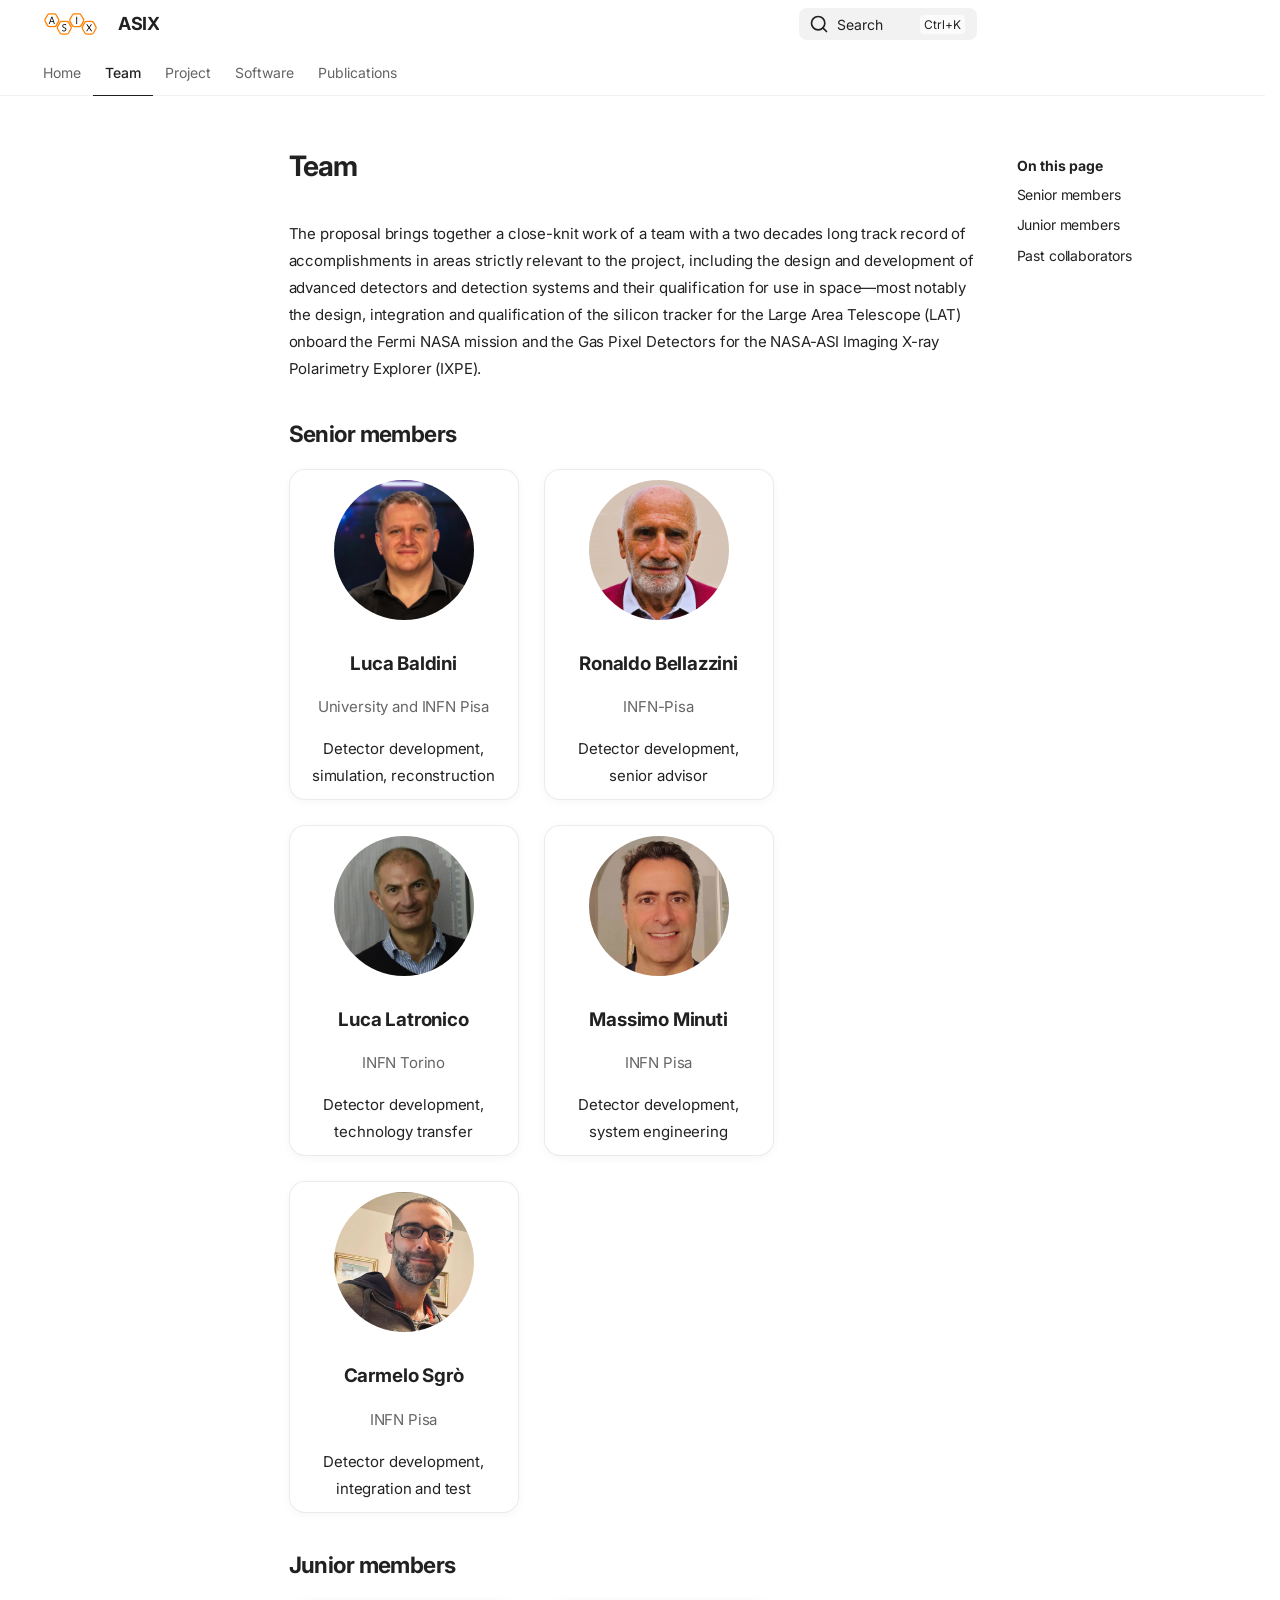
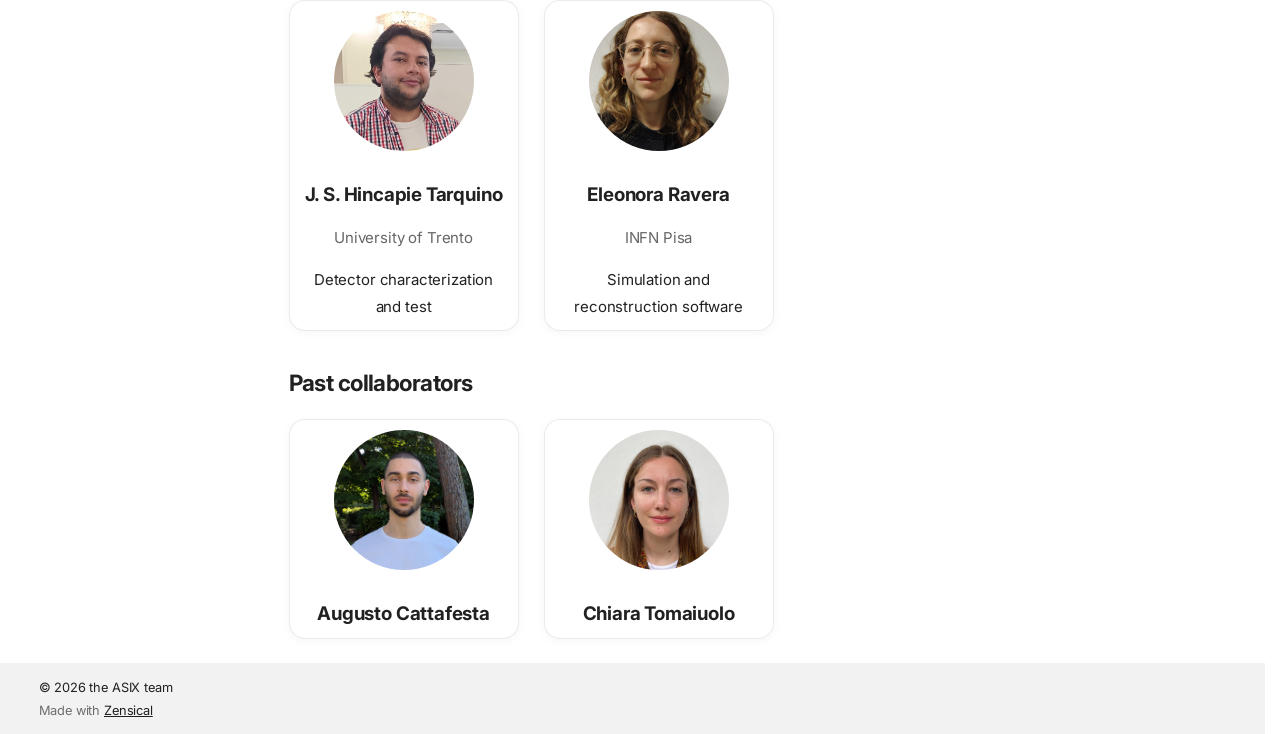
<file: team/index.html>
<!doctype html>
<html lang="en" class="no-js">
  <head>
    
      <meta charset="utf-8">
      <meta name="viewport" content="width=device-width,initial-scale=1">
      
        <meta name="description" content="Team members and partner organisations in ASIX.">
      
      
        <meta name="author" content="Luca Baldini">
      
      
        <link rel="canonical" href="https://lucabaldini.github.io/asix-web/team/">
      
      
        <link rel="prev" href="./..">
      
      
        <link rel="next" href="../project/">
      
      
        
      
      
      <link rel="icon" href="../assets/images/favicon.png">
      <meta name="generator" content="zensical-0.0.67">
    
    
      
        <title>Team - ASIX</title>
      
    
    
      
        
      
      <link rel="stylesheet" href="../assets/stylesheets/modern/main.4ae390e2.min.css">
      
      


    
    
      
    
    
      
        
        
        <link rel="preconnect" href="https://fonts.gstatic.com" crossorigin>
        <link rel="stylesheet" href="https://fonts.googleapis.com/css?family=Inter:300,300i,400,400i,500,500i,700,700i%7CJetBrains+Mono:400,400i,700,700i&amp;display=fallback">
        <style>:root{--md-text-font:"Inter";--md-code-font:"JetBrains Mono"}</style>
      
    
    
      <link rel="stylesheet" href="../stylesheets/extra.css">
    
    <script>__md_scope=new URL("..",location),__md_scope.pathname.endsWith("/")||(__md_scope=new URL(__md_scope.pathname+"/",location)),__md_hash=e=>[...e].reduce(((e,t)=>(e<<5)-e+t.charCodeAt(0)),0),__md_get=(e,t=localStorage,_=__md_scope)=>JSON.parse(t.getItem(_.pathname+"."+e)),__md_set=(e,t,_=localStorage,a=__md_scope)=>{try{_.setItem(a.pathname+"."+e,JSON.stringify(t))}catch(e){}},document.documentElement.setAttribute("data-platform",navigator.platform)</script>
    
      

    
    
  </head>
  
  
    <body dir="ltr">
  
    
    <input class="md-toggle" data-md-toggle="drawer" type="checkbox" id="__drawer" autocomplete="off">
    <input class="md-toggle" data-md-toggle="search" type="checkbox" id="__search" autocomplete="off">
    <label class="md-overlay" for="__drawer" aria-label="Navigation"></label>
    <div data-md-component="skip">
      
        
        <a href="#senior-members" class="md-skip">
          Skip to content
        </a>
      
    </div>
    <div data-md-component="announce">
      
    </div>
    
    
      

<header class="md-header" data-md-component="header">
  <nav class="md-header__inner md-grid" aria-label="Header">
    <a href="./.." title="ASIX" class="md-header__button md-logo" aria-label="ASIX" data-md-component="logo">
      
  <img src="../assets/images/asix_logo.svg" alt="ASIX">

    </a>
    <label class="md-header__button md-icon" for="__drawer" aria-label="Navigation">
      
      <svg xmlns="http://www.w3.org/2000/svg" fill="none" stroke="currentColor" stroke-linecap="round" stroke-linejoin="round" stroke-width="2" class="lucide lucide-menu" viewBox="0 0 24 24"><path d="M4 5h16M4 12h16M4 19h16"/></svg>
    </label>
    <div class="md-header__title" data-md-component="header-title">
      <div class="md-header__ellipsis">
        <div class="md-header__topic">
          <span class="md-ellipsis">
            ASIX
          </span>
        </div>
        <div class="md-header__topic" data-md-component="header-topic">
          <span class="md-ellipsis">
            
              Team
            
          </span>
        </div>
      </div>
    </div>
    
    
      <script>var palette=__md_get("__palette");if(palette&&palette.color){if("(prefers-color-scheme)"===palette.color.media){var media=matchMedia("(prefers-color-scheme: light)"),input=document.querySelector(media.matches?"[data-md-color-media='(prefers-color-scheme: light)']":"[data-md-color-media='(prefers-color-scheme: dark)']");palette.color.media=input.getAttribute("data-md-color-media"),palette.color.scheme=input.getAttribute("data-md-color-scheme"),palette.color.primary=input.getAttribute("data-md-color-primary"),palette.color.accent=input.getAttribute("data-md-color-accent")}for(var[key,value]of Object.entries(palette.color))document.body.setAttribute("data-md-color-"+key,value)}</script>
    
    
    
      
      
        <label class="md-header__button md-icon" for="__search" aria-label="Search">
          
          <svg xmlns="http://www.w3.org/2000/svg" fill="none" stroke="currentColor" stroke-linecap="round" stroke-linejoin="round" stroke-width="2" class="lucide lucide-search" viewBox="0 0 24 24"><path d="m21 21-4.34-4.34"/><circle cx="11" cy="11" r="8"/></svg>
        </label>
        <div class="md-search" data-md-component="search" role="dialog" aria-label="Search">
  <button type="button" class="md-search__button">
    Search
  </button>
</div>
      
    
    <div class="md-header__source">
      
    </div>
  </nav>
  
</header>
    
    <div class="md-container" data-md-component="container">
      
      
        
          
            
<nav class="md-tabs" aria-label="Tabs" data-md-component="tabs">
  <div class="md-grid">
    <ul class="md-tabs__list">
      
        
  
  
  
  
    <li class="md-tabs__item">
      <a href="./.." class="md-tabs__link">
        
  
  Home

      </a>
    </li>
  

      
        
  
  
  
    
  
  
    <li class="md-tabs__item md-tabs__item--active">
      <a href="././" class="md-tabs__link">
        
  
  Team

      </a>
    </li>
  

      
        
  
  
  
  
    <li class="md-tabs__item">
      <a href="../project/" class="md-tabs__link">
        
  
  Project

      </a>
    </li>
  

      
        
  
  
  
  
    <li class="md-tabs__item">
      <a href="../software/" class="md-tabs__link">
        
  
  Software

      </a>
    </li>
  

      
        
  
  
  
  
    <li class="md-tabs__item">
      <a href="../publications/" class="md-tabs__link">
        
  
  Publications

      </a>
    </li>
  

      
    </ul>
  </div>
</nav>
          
        
      
      <main class="md-main" data-md-component="main">
        <div class="md-main__inner md-grid">
          
            
              
              <div class="md-sidebar md-sidebar--primary" data-md-component="sidebar" data-md-type="navigation" >
                <div class="md-sidebar__scrollwrap">
                  <div class="md-sidebar__inner">
                    


  


<nav class="md-nav md-nav--primary md-nav--lifted" aria-label="Navigation" data-md-level="0">
  <label class="md-nav__title" for="__drawer">
    <a href="./.." title="ASIX" class="md-nav__button md-logo" aria-label="ASIX" data-md-component="logo">
      
  <img src="../assets/images/asix_logo.svg" alt="ASIX">

    </a>
    ASIX
  </label>
  
  <ul class="md-nav__list" data-md-scrollfix>
    
      
      
  
  
  
  
    <li class="md-nav__item">
      <a href="./.." class="md-nav__link">
        
  
  
  <span class="md-ellipsis">
    
  
  Home

    
  </span>
  
  

      </a>
    </li>
  

    
      
      
  
  
    
  
  
  
    <li class="md-nav__item md-nav__item--active">
      
      
      
      
      
        <label class="md-nav__link md-nav__link--active" for="__toc">
          
  
  
  <span class="md-ellipsis">
    
  
  Team

    
  </span>
  
  

          <span class="md-nav__icon md-icon"></span>
        </label>
      
      <a href="././" class="md-nav__link md-nav__link--active">
        
  
  
  <span class="md-ellipsis">
    
  
  Team

    
  </span>
  
  

      </a>
      
        


<nav class="md-nav md-nav--secondary" aria-label="On this page">
  
  
  
  
    <label class="md-nav__title" for="__toc">
      <span class="md-nav__icon md-icon"></span>
      On this page
    </label>
    <ul class="md-nav__list" data-md-component="toc" data-md-scrollfix>
      
        <li class="md-nav__item">
  <a href="#senior-members" class="md-nav__link">
    <span class="md-ellipsis">
      <span class="md-typeset">
        Senior members
      </span>
    </span>
  </a>
  
</li>
      
        <li class="md-nav__item">
  <a href="#junior-members" class="md-nav__link">
    <span class="md-ellipsis">
      <span class="md-typeset">
        Junior members
      </span>
    </span>
  </a>
  
</li>
      
        <li class="md-nav__item">
  <a href="#past-collaborators" class="md-nav__link">
    <span class="md-ellipsis">
      <span class="md-typeset">
        Past collaborators
      </span>
    </span>
  </a>
  
</li>
      
    </ul>
  
</nav>
      
    </li>
  

    
      
      
  
  
  
  
    <li class="md-nav__item">
      <a href="../project/" class="md-nav__link">
        
  
  
  <span class="md-ellipsis">
    
  
  Project

    
  </span>
  
  

      </a>
    </li>
  

    
      
      
  
  
  
  
    <li class="md-nav__item">
      <a href="../software/" class="md-nav__link">
        
  
  
  <span class="md-ellipsis">
    
  
  Software

    
  </span>
  
  

      </a>
    </li>
  

    
      
      
  
  
  
  
    <li class="md-nav__item">
      <a href="../publications/" class="md-nav__link">
        
  
  
  <span class="md-ellipsis">
    
  
  Publications

    
  </span>
  
  

      </a>
    </li>
  

    
  </ul>
</nav>
                  </div>
                </div>
              </div>
            
            
              
              <div class="md-sidebar md-sidebar--secondary" data-md-component="sidebar" data-md-type="toc" >
                <div class="md-sidebar__scrollwrap">
                  
                    
                    
                    
                    
                      <input class="md-nav__toggle md-toggle" type="checkbox" id="__toc">
                      <div class="md-sidebar-button__wrapper">
                        <label class="md-sidebar-button" for="__toc"></label>
                      </div>
                    
                  
                  <div class="md-sidebar__inner">
                    


<nav class="md-nav md-nav--secondary" aria-label="On this page">
  
  
  
  
    <label class="md-nav__title" for="__toc">
      <span class="md-nav__icon md-icon"></span>
      On this page
    </label>
    <ul class="md-nav__list" data-md-component="toc" data-md-scrollfix>
      
        <li class="md-nav__item">
  <a href="#senior-members" class="md-nav__link">
    <span class="md-ellipsis">
      <span class="md-typeset">
        Senior members
      </span>
    </span>
  </a>
  
</li>
      
        <li class="md-nav__item">
  <a href="#junior-members" class="md-nav__link">
    <span class="md-ellipsis">
      <span class="md-typeset">
        Junior members
      </span>
    </span>
  </a>
  
</li>
      
        <li class="md-nav__item">
  <a href="#past-collaborators" class="md-nav__link">
    <span class="md-ellipsis">
      <span class="md-typeset">
        Past collaborators
      </span>
    </span>
  </a>
  
</li>
      
    </ul>
  
</nav>
                  </div>
                </div>
              </div>
            
          
          
            <div class="md-content" data-md-component="content">
              
              <article class="md-content__inner md-typeset">
                
                  


  <h1 id="__skip">Team</h1>

<p>The proposal brings together a close-knit work of a team with a two decades long
track record of accomplishments in areas strictly relevant to the project, including the
design and development of advanced detectors and detection systems and their qualification
for use in space&mdash;most notably the design, integration and qualification of the silicon
tracker for the Large Area Telescope (LAT) onboard the Fermi NASA mission and the Gas
Pixel Detectors for the NASA-ASI Imaging X-ray Polarimetry Explorer (IXPE).</p>
<h2 id="senior-members">Senior members<a class="headerlink" href="#senior-members" title="Permanent link">&para;</a></h2>
<div class="team-grid">

  <div class="team-card">
    <div class="team-photo-wrapper">
     <img src="../assets/images/team/luca-baldini.png" alt="LB"
          class="team-photo">
    </div>
    <h3>Luca Baldini</h3>
    <p class="team-affiliation">University and INFN Pisa</p>
    <p class="team-role">Detector development, simulation, reconstruction</p>
  </div>

  <div class="team-card">
    <div class="team-photo-wrapper">
      <img src="../assets/images/team/ronaldo-bellazzini.jpg" alt="RB"
           class="team-photo">
    </div>
    <h3>Ronaldo Bellazzini</h3>
    <p class="team-affiliation">INFN-Pisa</p>
    <p class="team-role">Detector development, senior advisor</p>
  </div>

  <div class="team-card">
    <div class="team-photo-wrapper">
      <img src="../assets/images/team/luca-latronico.jpeg" alt="LL"
           class="team-photo">
    </div>
    <h3>Luca Latronico</h3>
    <p class="team-affiliation">INFN Torino</p>
    <p class="team-role">Detector development, technology transfer</p>
  </div>

  <div class="team-card">
    <div class="team-photo-wrapper">
      <img src="../assets/images/team/massimo-minuti.jpg" alt="MM"
           class="team-photo">
    </div>
    <h3>Massimo Minuti</h3>
    <p class="team-affiliation">INFN Pisa</p>
    <p class="team-role">Detector development, system engineering</p>
  </div>

  <div class="team-card">
    <div class="team-photo-wrapper">
      <img src="../assets/images/team/carmelo-sgro.jpg" alt="CS"
           class="team-photo">
    </div>
    <h3>Carmelo Sgrò</h3>
    <p class="team-affiliation">INFN Pisa</p>
    <p class="team-role">Detector development, integration and test</p>
  </div>

</div>

<h2 id="junior-members">Junior members<a class="headerlink" href="#junior-members" title="Permanent link">&para;</a></h2>
<div class="team-grid">

  <div class="team-card">
    <div class="team-photo-wrapper">
     <img src="../assets/images/team/juan-sebastian-hincapie-tarquino.jpg" alt="JSHT"
           class="team-photo">
    </div>
    <h3>J. S. Hincapie Tarquino</h3>
    <p class="team-affiliation">University of Trento</p>
    <p class="team-role">Detector characterization and test</p>
  </div>

  <div class="team-card">
    <div class="team-photo-wrapper">
     <img src="../assets/images/team/eleonora-ravera.png" alt="ER"
          class="team-photo">
    </div>
    <h3>Eleonora Ravera</h3>
    <p class="team-affiliation">INFN Pisa</p>
    <p class="team-role">Simulation and reconstruction software</p>
  </div>

</div>

<h2 id="past-collaborators">Past collaborators<a class="headerlink" href="#past-collaborators" title="Permanent link">&para;</a></h2>
<div class="team-grid">

  <div class="team-card">
    <div class="team-photo-wrapper">
     <img src="../assets/images/team/augusto-cattafesta.jpg" alt="AC"
          class="team-photo">
    </div>
    <h3>Augusto Cattafesta</h3>
  </div>

  <div class="team-card">
    <div class="team-photo-wrapper">
     <img src="../assets/images/team/chiara-tomaiuolo.jpeg" alt="CT"
          class="team-photo">
    </div>
    <h3>Chiara Tomaiuolo</h3>
  </div>

</div>









  
  






                
              </article>
            </div>
          
          
<script>var target=document.getElementById(location.hash.slice(1));target&&target.name&&(target.checked=target.name.startsWith("__tabbed_"))</script>
        </div>
        
          <button type="button" class="md-top md-icon" data-md-component="top" hidden>
  
  <svg xmlns="http://www.w3.org/2000/svg" fill="none" stroke="currentColor" stroke-linecap="round" stroke-linejoin="round" stroke-width="2" class="lucide lucide-circle-arrow-up" viewBox="0 0 24 24"><circle cx="12" cy="12" r="10"/><path d="m16 12-4-4-4 4M12 16V8"/></svg>
  Back to top
</button>
        
      </main>
      
        <footer class="md-footer">
  
  <div class="md-footer-meta md-typeset">
    <div class="md-footer-meta__inner md-grid">
      <div class="md-copyright">
  
    <div class="md-copyright__highlight">
      &copy; 2026 the ASIX team
    </div>
  
  
    Made with
    <a href="https://zensical.org/" target="_blank" rel="noopener">
      Zensical
    </a>
  
</div>
      
    </div>
  </div>
</footer>
      
    </div>
    <div class="md-dialog" data-md-component="dialog" role="status" aria-atomic="true">
      <div class="md-dialog__inner md-typeset"></div>
    </div>
    
    
    
      
      
      
      
        
        
      <script id="__config" type="application/json">{"annotate":null,"base":"..","features":["navigation.instant","navigation.tabs","navigation.top"],"redirect":null,"search":"../assets/javascripts/workers/search.7d14d953.min.js","tags":null,"translations":{"clipboard.copied":"Copied to clipboard","clipboard.copy":"Copy to clipboard","clipboard.error":"Could not copy to clipboard","search.result.more.one":"1 more on this page","search.result.more.other":"# more on this page","search.result.none":"No matching documents","search.result.one":"1 matching document","search.result.other":"# matching documents","search.result.placeholder":"Type to start searching","search.result.term.missing":"Missing","select.version":"Select version"},"version":null}</script>
    
    
      <script src="../assets/javascripts/bundle.67a597eb.min.js"></script>
      
    
  </body>
</html>
</file>
<file: stylesheets/extra.css>
.team-grid {
  display: grid;
  grid-template-columns: repeat(auto-fit, minmax(230px, 230px));
  gap: 1.25rem;
  margin-top: 1rem;
}

.team-card {
  text-align: center;
  padding: 0.5rem;
  border: 1px solid rgba(0,0,0,0.08);
  border-radius: 16px;
  background: white;
  box-shadow: 0 2px 10px rgba(0,0,0,0.04);
}

.team-photo-wrapper {
  width: 140px;
  height: 140px;
  margin: 0 auto 0rem;
  border-radius: 50%;
  overflow: hidden;
  background: #eee;
  display: flex;
  align-items: center;
  justify-content: center;
  text-align: center;
  font-size: 0.8rem;
  padding: 0rem;
}

.team-photo {
  width: 100%;
  height: 100%;
  object-fit: cover;
}

.team-card h3 {
  margin-bottom: 0rem;
}

.team-role {
  margin-bottom: 0rem;
}

.team-affiliation {
  color: #666;
  font-size: 0.75rem;
}
</file>
<file: assets/stylesheets/modern/main.4ae390e2.min.css>
@charset "UTF-8";html{box-sizing:border-box;-webkit-text-size-adjust:none;-moz-text-size-adjust:none;text-size-adjust:none}*,:after,:before{box-sizing:inherit}@media(prefers-reduced-motion){*,:after,:before{transition:none!important}}body{margin:0}a,button,input,label{-webkit-tap-highlight-color:transparent}a{color:inherit;text-decoration:none}hr{box-sizing:initial;display:block;height:.05rem;padding:0;overflow:visible;border:0}small{font-size:80%}sub,sup{line-height:1em}img{border-style:none}table{border-spacing:0;border-collapse:initial}td,th{font-weight:400;vertical-align:top}button{padding:0;margin:0;font-family:inherit;font-size:inherit;background:#0000;border:0}input{border:0;outline:none}:root{--md-primary-fg-color:#4051b5;--md-primary-fg-color--light:#5d6cc0;--md-primary-fg-color--dark:#303fa1;--md-primary-bg-color:#fff;--md-primary-bg-color--light:#ffffffb3;--md-accent-fg-color:#526cfe;--md-accent-fg-color--transparent:#526cfe1a;--md-accent-bg-color:#fff;--md-accent-bg-color--light:#ffffffb3}[data-md-color-scheme=default]{color-scheme:light}[data-md-color-scheme=default] img[src$="#gh-dark-mode-only"],[data-md-color-scheme=default] img[src$="#only-dark"]{display:none}:root,[data-md-color-scheme=default]{--md-hue:225deg;--md-default-fg-color:#000000de;--md-default-fg-color--light:#0000008c;--md-default-fg-color--lighter:#00000052;--md-default-fg-color--lightest:#0000000d;--md-default-bg-color:#fff;--md-default-bg-color--light:#ffffffb3;--md-default-bg-color--lighter:#ffffff4d;--md-default-bg-color--lightest:#ffffff1f;--md-code-fg-color:#36464e;--md-code-bg-color:#f5f5f5;--md-code-bg-color--light:#f5f5f5b3;--md-code-bg-color--lighter:#f5f5f54d;--md-code-hl-color:#4287ff;--md-code-hl-color--light:#4287ff1a;--md-code-hl-number-color:#d52a2a;--md-code-hl-special-color:#db1457;--md-code-hl-function-color:#a846b9;--md-code-hl-constant-color:#6e59d9;--md-code-hl-keyword-color:#3f6ec6;--md-code-hl-string-color:#1c7d4d;--md-code-hl-name-color:var(--md-code-fg-color);--md-code-hl-operator-color:var(--md-default-fg-color--light);--md-code-hl-punctuation-color:var(--md-default-fg-color--light);--md-code-hl-comment-color:var(--md-default-fg-color--light);--md-code-hl-generic-color:var(--md-default-fg-color--light);--md-code-hl-variable-color:var(--md-default-fg-color--light);--md-typeset-color:var(--md-default-fg-color);--md-typeset-a-color:var(--md-primary-fg-color);--md-typeset-del-color:#f5503d26;--md-typeset-ins-color:#0bd57026;--md-typeset-kbd-color:#fafafa;--md-typeset-kbd-accent-color:#fff;--md-typeset-kbd-border-color:#b8b8b8;--md-typeset-mark-color:#ffff0080;--md-typeset-table-color:#0000001f;--md-typeset-table-color--light:#00000009;--md-admonition-fg-color:var(--md-default-fg-color);--md-admonition-bg-color:var(--md-default-bg-color);--md-warning-fg-color:#000000de;--md-warning-bg-color:#ff9;--md-shadow-z1:0 0.2rem 0.5rem #0000000d,
    0 0 0.05rem #0000001a;--md-shadow-z2:0 0.2rem 0.5rem #0000001a,
    0 0 0.05rem #00000040;--md-shadow-z3:0 0.2rem 0.5rem #0003,
    0 0 0.05rem #00000059;--color-foreground:0 0 0;--color-background:255 255 255;--color-background-subtle:240 240 240;--color-backdrop:255 255 255}.md-icon svg{display:block;width:1.2rem;height:1.2rem;fill:currentcolor}.md-icon svg.lucide{fill:#0000;stroke:currentcolor}body{-webkit-font-smoothing:antialiased;-moz-osx-font-smoothing:grayscale;--md-text-font-family:var(--md-text-font, _),
    -apple-system, BlinkMacSystemFont, Helvetica, Arial, sans-serif;--md-code-font-family:var(--md-code-font, _),
    SFMono-Regular, Consolas, Menlo, monospace}aside,body,input{font-family:var(--md-text-font-family);font-feature-settings:"kern","liga";color:var(--md-typeset-color)}code,kbd,pre{font-family:var(--md-code-font-family);font-feature-settings:"kern"}:root{--md-typeset-table-sort-icon:url('data:image/svg+xml;charset=utf-8,<svg xmlns="http://www.w3.org/2000/svg" fill="none" stroke="currentColor" stroke-linecap="round" stroke-linejoin="round" stroke-width="2" class="lucide lucide-arrow-down-up" viewBox="0 0 24 24"><path d="m3 16 4 4 4-4m-4 4V4m14 4-4-4-4 4m4-4v16"/></svg>');--md-typeset-table-sort-icon--asc:url('data:image/svg+xml;charset=utf-8,<svg xmlns="http://www.w3.org/2000/svg" fill="none" stroke="currentColor" stroke-linecap="round" stroke-linejoin="round" stroke-width="2" class="lucide lucide-arrow-down-narrow-wide" viewBox="0 0 24 24"><path d="m3 16 4 4 4-4m-4 4V4m4 0h4m-4 4h7m-7 4h10"/></svg>');--md-typeset-table-sort-icon--desc:url('data:image/svg+xml;charset=utf-8,<svg xmlns="http://www.w3.org/2000/svg" fill="none" stroke="currentColor" stroke-linecap="round" stroke-linejoin="round" stroke-width="2" class="lucide lucide-arrow-up-narrow-wide" viewBox="0 0 24 24"><path d="m3 8 4-4 4 4M7 4v16m4-8h4m-4 4h7m-7 4h10"/></svg>');--md-typeset-preview-icon:url('data:image/svg+xml;charset=utf-8,<svg xmlns="http://www.w3.org/2000/svg" fill="none" stroke="currentColor" stroke-linecap="round" stroke-linejoin="round" stroke-width="2" class="lucide lucide-mouse-pointer-2" viewBox="0 0 24 24"><path d="M4.037 4.688a.495.495 0 0 1 .651-.651l16 6.5a.5.5 0 0 1-.063.947l-6.124 1.58a2 2 0 0 0-1.438 1.435l-1.579 6.126a.5.5 0 0 1-.947.063z"/></svg>')}.md-typeset{font-size:.75rem;line-height:1.8;letter-spacing:-.01em;overflow-wrap:break-word;-webkit-print-color-adjust:exact;color-adjust:exact}@media print{.md-typeset{font-size:.68rem}}.md-typeset blockquote,.md-typeset dl,.md-typeset figure,.md-typeset ol,.md-typeset pre,.md-typeset ul{margin-top:1em;margin-bottom:1em}.md-typeset h1{margin:0 0 1.25em;font-size:1.875em;line-height:1.3;color:var(--md-default-fg-color)}.md-typeset h1,.md-typeset h2{font-weight:700;letter-spacing:-.025em}.md-typeset h2{margin:1.6em 0 .64em;font-size:1.5em;line-height:1.4}.md-typeset h3{margin:1.6em 0 .8em;font-size:1.25em;font-weight:700;line-height:1.5;letter-spacing:-.01em}.md-typeset h2+h3{margin-top:.8em}.md-typeset h4{margin:1em 0;font-weight:700;letter-spacing:-.01em}.md-typeset h5,.md-typeset h6{margin:1.25em 0;font-size:.8em;font-weight:700;color:var(--md-default-fg-color--light);letter-spacing:-.01em}.md-typeset h5{text-transform:uppercase}.md-typeset h5 code{text-transform:none}.md-typeset hr{display:flow-root;margin:1.5em 0;border-bottom:.05rem solid var(--md-default-fg-color--lightest)}.md-typeset a{color:var(--md-typeset-a-color);text-decoration:underline;word-break:break-word}.md-typeset a,.md-typeset a:before{transition:color 125ms}.md-typeset a:focus,.md-typeset a:hover{color:var(--md-accent-fg-color)}.md-typeset a:focus code,.md-typeset a:hover code{color:var(--md-accent-fg-color);background-color:var(--md-accent-fg-color--transparent)}.md-typeset a code{color:var(--md-typeset-a-color)}.md-typeset a.focus-visible{outline-color:var(--md-accent-fg-color);outline-offset:.2rem}.md-typeset code,.md-typeset kbd,.md-typeset pre{font-variant-ligatures:none;color:var(--md-code-fg-color);direction:ltr;transition:background-color 125ms}@media print{.md-typeset code,.md-typeset kbd,.md-typeset pre{white-space:pre-wrap}}.md-typeset code{padding:.2em .4em;font-size:.8533333333em;word-break:break-word;background-color:var(--md-code-bg-color);border-radius:.2rem;-webkit-box-decoration-break:clone;box-decoration-break:clone;transition:color 125ms,background-color 125ms}.md-typeset code:not(.focus-visible){outline:none;-webkit-tap-highlight-color:transparent}.md-typeset pre{position:relative;display:flow-root;line-height:1.5}.md-typeset pre>code{display:block;padding:.8203125em 1.25em;margin:0;overflow:auto;word-break:normal;touch-action:auto;scrollbar-color:var(--md-default-fg-color--lighter) #0000;scrollbar-width:thin;border-radius:.4rem;outline-color:var(--md-accent-fg-color);box-shadow:none;-webkit-box-decoration-break:slice;box-decoration-break:slice}.md-typeset pre>code:hover{scrollbar-color:var(--md-accent-fg-color) #0000}.md-typeset pre>code::-webkit-scrollbar{width:.2rem;height:.2rem}.md-typeset pre>code::-webkit-scrollbar-thumb{background-color:var(--md-default-fg-color--lighter)}.md-typeset pre>code::-webkit-scrollbar-thumb:hover{background-color:var(--md-accent-fg-color)}.md-typeset kbd{display:inline-block;padding:0 .6666666667em;font-size:.75em;color:var(--md-default-fg-color);word-break:break-word;vertical-align:text-top;border-radius:.2rem;background-color:var(--md-default-bg-color);box-shadow:0 0 0 .05rem var(--md-typeset-kbd-border-color),0 .15rem 0 var(--md-typeset-kbd-border-color)}.md-typeset mark{color:inherit;word-break:break-word;background-color:var(--md-typeset-mark-color);-webkit-box-decoration-break:clone;box-decoration-break:clone}.md-typeset abbr{text-decoration:none;cursor:help;border-bottom:.05rem dotted var(--md-default-fg-color--light)}.md-typeset [data-preview]{position:relative}[dir=ltr] .md-typeset [data-preview]:after{margin-left:.125em}[dir=rtl] .md-typeset [data-preview]:after{margin-right:.125em}.md-typeset [data-preview]:after{display:inline-block;width:.8em;height:.8em;vertical-align:text-top;content:"";background-color:currentcolor;-webkit-mask-image:var(--md-typeset-preview-icon);mask-image:var(--md-typeset-preview-icon);-webkit-mask-repeat:no-repeat;mask-repeat:no-repeat;-webkit-mask-size:contain;mask-size:contain;transition:background-color 125ms}.md-typeset small{opacity:.75}[dir=ltr] .md-typeset sub,[dir=ltr] .md-typeset sup{margin-left:.078125em}[dir=rtl] .md-typeset sub,[dir=rtl] .md-typeset sup{margin-right:.078125em}[dir=ltr] .md-typeset blockquote{padding-left:.6rem}[dir=rtl] .md-typeset blockquote{padding-right:.6rem}[dir=ltr] .md-typeset blockquote{border-left:.2rem solid var(--md-default-fg-color--lighter)}[dir=rtl] .md-typeset blockquote{border-right:.2rem solid var(--md-default-fg-color--lighter)}.md-typeset blockquote{margin-left:0;margin-right:0;color:var(--md-default-fg-color--light)}.md-typeset ul{list-style-type:disc}.md-typeset ul[type]{list-style-type:revert-layer}[dir=ltr] .md-typeset ol,[dir=ltr] .md-typeset ul{margin-left:.625em}[dir=rtl] .md-typeset ol,[dir=rtl] .md-typeset ul{margin-right:.625em}.md-typeset ol,.md-typeset ul{padding:0}.md-typeset ol:not([hidden]),.md-typeset ul:not([hidden]){display:flow-root}.md-typeset ol ol,.md-typeset ul ol{list-style-type:lower-alpha}.md-typeset ol ol ol,.md-typeset ul ol ol{list-style-type:lower-roman}.md-typeset ol ol ol ol,.md-typeset ul ol ol ol{list-style-type:upper-alpha}.md-typeset ol ol ol ol ol,.md-typeset ul ol ol ol ol{list-style-type:upper-roman}.md-typeset ol[type],.md-typeset ul[type]{list-style-type:revert-layer}[dir=ltr] .md-typeset ol li,[dir=ltr] .md-typeset ul li{margin-left:1.25em}[dir=rtl] .md-typeset ol li,[dir=rtl] .md-typeset ul li{margin-right:1.25em}.md-typeset ol li,.md-typeset ul li{margin-bottom:.5em}.md-typeset ol li blockquote,.md-typeset ol li p,.md-typeset ul li blockquote,.md-typeset ul li p{margin:.5em 0}.md-typeset ol li:last-child,.md-typeset ul li:last-child{margin-bottom:0}[dir=ltr] .md-typeset ol li ol,[dir=ltr] .md-typeset ol li ul,[dir=ltr] .md-typeset ul li ol,[dir=ltr] .md-typeset ul li ul{margin-left:.625em}[dir=rtl] .md-typeset ol li ol,[dir=rtl] .md-typeset ol li ul,[dir=rtl] .md-typeset ul li ol,[dir=rtl] .md-typeset ul li ul{margin-right:.625em}.md-typeset ol li ol,.md-typeset ol li ul,.md-typeset ul li ol,.md-typeset ul li ul{margin-top:.5em;margin-bottom:.5em}[dir=ltr] .md-typeset dd{margin-left:1.875em}[dir=rtl] .md-typeset dd{margin-right:1.875em}.md-typeset dd{margin-top:1em;margin-bottom:1.5em}.md-typeset img,.md-typeset svg,.md-typeset video{max-width:100%;height:auto}.md-typeset img[align=left]{margin:1em 1em 1em 0}.md-typeset img[align=right]{margin:1em 0 1em 1em}.md-typeset img[align]:only-child{margin-top:0}.md-typeset figure{display:flow-root;width:fit-content;max-width:100%;margin:1em auto;text-align:center}.md-typeset figure img{display:block;margin:0 auto}.md-typeset figcaption{max-width:24rem;margin:1em auto;font-style:italic}.md-typeset iframe{max-width:100%}.md-typeset table:not([class]){display:inline-block;max-width:100%;overflow:auto;font-size:.64rem;touch-action:auto;background-color:var(--md-default-bg-color);border:.05rem solid var(--md-typeset-table-color);border-radius:.1rem}@media print{.md-typeset table:not([class]){display:table}}.md-typeset table:not([class])+*{margin-top:1.5em}.md-typeset table:not([class]) td>:first-child,.md-typeset table:not([class]) th>:first-child{margin-top:0}.md-typeset table:not([class]) td>:last-child,.md-typeset table:not([class]) th>:last-child{margin-bottom:0}.md-typeset table:not([class]) td:not([align]),.md-typeset table:not([class]) th:not([align]){text-align:left}[dir=rtl] .md-typeset table:not([class]) td:not([align]),[dir=rtl] .md-typeset table:not([class]) th:not([align]){text-align:right}.md-typeset table:not([class]) th{min-width:5rem;padding:.9375em 1.25em;font-weight:700;vertical-align:top}.md-typeset table:not([class]) td{padding:.9375em 1.25em;vertical-align:top;border-top:.05rem solid var(--md-typeset-table-color)}.md-typeset table:not([class]) tbody tr{transition:background-color 125ms}.md-typeset table:not([class]) tbody tr:hover{background-color:var(--md-typeset-table-color--light);box-shadow:0 .05rem 0 var(--md-default-bg-color) inset}.md-typeset table:not([class]) a{word-break:normal}.md-typeset table th[role=columnheader]{cursor:pointer}[dir=ltr] .md-typeset table th[role=columnheader]:after{margin-left:.5em}[dir=rtl] .md-typeset table th[role=columnheader]:after{margin-right:.5em}.md-typeset table th[role=columnheader]:after{display:inline-block;width:1.2em;height:1.2em;vertical-align:text-bottom;content:"";-webkit-mask-image:var(--md-typeset-table-sort-icon);mask-image:var(--md-typeset-table-sort-icon);-webkit-mask-repeat:no-repeat;mask-repeat:no-repeat;-webkit-mask-size:contain;mask-size:contain;transition:background-color 125ms}.md-typeset table th[role=columnheader]:hover:after{background-color:var(--md-default-fg-color--lighter)}.md-typeset table th[role=columnheader][aria-sort=ascending]:after{background-color:var(--md-default-fg-color--light);-webkit-mask-image:var(--md-typeset-table-sort-icon--asc);mask-image:var(--md-typeset-table-sort-icon--asc)}.md-typeset table th[role=columnheader][aria-sort=descending]:after{background-color:var(--md-default-fg-color--light);-webkit-mask-image:var(--md-typeset-table-sort-icon--desc);mask-image:var(--md-typeset-table-sort-icon--desc)}.md-typeset__scrollwrap{margin:1em -.8rem;overflow-x:auto;touch-action:auto}.md-typeset__table{display:inline-block;padding:0 .8rem;margin-bottom:.5em}@media print{.md-typeset__table{display:block}}html .md-typeset__table table{display:table;width:100%;margin:0;overflow:hidden}@media screen and (max-width:44.984375em){.md-content__inner>pre{margin:1em -.8rem}.md-content__inner>pre code{border-radius:0}}.md-typeset .md-author{position:relative;display:block;flex-shrink:0;width:1.6rem;height:1.6rem;overflow:hidden;border-radius:100%;transition:color 125ms,transform 125ms}.md-typeset .md-author img{display:block}.md-typeset .md-author--more{font-size:.6rem;font-weight:700;line-height:1.6rem;color:var(--md-default-fg-color--lighter);text-align:center;background:var(--md-default-fg-color--lightest)}.md-typeset .md-author--long{width:2.4rem;height:2.4rem}.md-typeset a.md-author{transform:scale(1)}.md-typeset a.md-author img{filter:grayscale(100%) opacity(75%);border-radius:100%;transition:filter 125ms}.md-typeset a.md-author:focus,.md-typeset a.md-author:hover{z-index:1;transform:scale(1.1)}.md-typeset a.md-author:focus img,.md-typeset a.md-author:hover img{filter:grayscale(0)}.md-banner{overflow:auto;color:var(--md-default-fg-color);background-color:var(--md-accent-fg-color--transparent)}@media print{.md-banner{display:none}}.md-banner--warning{color:var(--md-warning-fg-color);background-color:var(--md-warning-bg-color)}.md-banner__inner{padding:0 .8rem;margin:.6rem auto;font-size:.7rem}[dir=ltr] .md-banner__button{float:right}[dir=rtl] .md-banner__button{float:left}.md-banner__button{color:inherit;cursor:pointer;transition:opacity .25s}.no-js .md-banner__button{display:none}.md-banner__button:hover{opacity:.7}html{height:100%;overflow-x:hidden;font-size:125%;scrollbar-gutter:stable}@media screen and (min-width:100em){html{font-size:137.5%}}@media screen and (min-width:125em){html{font-size:150%}}body{position:relative;display:flex;flex-direction:column;width:100%;min-height:100%;font-size:.5rem;background-color:var(--md-default-bg-color)}@media print{body{display:block}}@media screen and (max-width:59.984375em){body[data-md-scrolllock]{position:fixed}}.md-grid{max-width:61rem;margin-left:auto;margin-right:auto}.md-container{display:flex;flex-grow:1;flex-direction:column}@media print{.md-container{display:block}}.md-main{flex-grow:1}.md-main__inner{display:flex;height:100%;margin-top:1.5rem}.md-ellipsis{overflow:hidden;text-overflow:ellipsis}.md-toggle{display:none}.md-option{position:absolute;width:0;height:0;opacity:0}.md-option:checked+label:not([hidden]){display:block}.md-option.focus-visible+label{outline-style:auto;outline-color:var(--md-accent-fg-color)}.md-skip{position:fixed;z-index:-1;padding:.3rem .5rem;margin:.5rem;font-size:.64rem;color:var(--md-default-bg-color);background-color:var(--md-default-fg-color);border-radius:.1rem;outline-color:var(--md-accent-fg-color);opacity:0;transform:translateY(.4rem)}.md-skip:focus{z-index:10;opacity:1;transition:transform .25s cubic-bezier(.4,0,.2,1),opacity 175ms 75ms;transform:translateY(0)}@page{margin:25mm}:root{--md-clipboard-icon:url('data:image/svg+xml;charset=utf-8,<svg xmlns="http://www.w3.org/2000/svg" fill="none" stroke="currentColor" stroke-linecap="round" stroke-linejoin="round" stroke-width="2" class="lucide lucide-clipboard-copy" viewBox="0 0 24 24"><rect width="8" height="4" x="8" y="2" rx="1" ry="1"/><path d="M8 4H6a2 2 0 0 0-2 2v14a2 2 0 0 0 2 2h12a2 2 0 0 0 2-2v-2M16 4h2a2 2 0 0 1 2 2v4m1 4H11"/><path d="m15 10-4 4 4 4"/></svg>')}.md-clipboard{z-index:1;width:1.5em;height:1.5em;color:var(--md-default-fg-color--lightest);cursor:pointer;border-radius:.1rem;outline-color:var(--md-accent-fg-color);outline-offset:.1rem;transition:color .25s}@media print{.md-clipboard{display:none}}.md-clipboard:not(.focus-visible){outline:none;-webkit-tap-highlight-color:transparent}:hover>.md-clipboard{color:var(--md-default-fg-color--light)}.md-clipboard:focus,.md-clipboard:hover{color:var(--md-accent-fg-color)}.md-clipboard:after{display:block;width:1.125em;height:1.125em;margin:0 auto;content:"";background-color:currentcolor;-webkit-mask-image:var(--md-clipboard-icon);mask-image:var(--md-clipboard-icon);-webkit-mask-repeat:no-repeat;mask-repeat:no-repeat;-webkit-mask-position:center;mask-position:center;-webkit-mask-size:contain;mask-size:contain}.md-clipboard--inline{cursor:pointer}.md-clipboard--inline code{transition:color .25s,background-color .25s}.md-clipboard--inline:focus code,.md-clipboard--inline:hover code{color:var(--md-accent-fg-color);background-color:var(--md-accent-fg-color--transparent)}:root{--md-code-select-icon:url('data:image/svg+xml;charset=utf-8,<svg xmlns="http://www.w3.org/2000/svg" fill="none" stroke="currentColor" stroke-linecap="round" stroke-linejoin="round" stroke-width="2" class="lucide lucide-scan" viewBox="0 0 24 24"><path d="M3 7V5a2 2 0 0 1 2-2h2m10 0h2a2 2 0 0 1 2 2v2m0 10v2a2 2 0 0 1-2 2h-2M7 21H5a2 2 0 0 1-2-2v-2"/></svg>');--md-code-copy-icon:url('data:image/svg+xml;charset=utf-8,<svg xmlns="http://www.w3.org/2000/svg" fill="none" stroke="currentColor" stroke-linecap="round" stroke-linejoin="round" stroke-width="2" class="lucide lucide-clipboard-copy" viewBox="0 0 24 24"><rect width="8" height="4" x="8" y="2" rx="1" ry="1"/><path d="M8 4H6a2 2 0 0 0-2 2v14a2 2 0 0 0 2 2h12a2 2 0 0 0 2-2v-2M16 4h2a2 2 0 0 1 2 2v4m1 4H11"/><path d="m15 10-4 4 4 4"/></svg>')}.md-typeset .md-code__content{display:grid}.md-code__nav{position:absolute;top:.25em;right:.25em;z-index:1;display:flex;gap:.2rem;padding:.2rem;background-color:var(--md-code-bg-color--lighter);border-radius:.1rem;transition:background-color .25s}:hover>.md-code__nav{background-color:var(--md-code-bg-color--light)}.md-code__button{display:block;width:1.5em;height:1.5em;color:var(--md-default-fg-color--lightest);cursor:pointer;outline-color:var(--md-accent-fg-color);outline-offset:.1rem;transition:color .25s}:hover>*>.md-code__button{color:var(--md-default-fg-color--light)}.md-code__button.focus-visible,.md-code__button:hover{color:var(--md-accent-fg-color)}.md-code__button--active{color:var(--md-default-fg-color)!important}.md-code__button:after{display:block;width:1.125em;height:1.125em;margin:0 auto;content:"";background-color:currentcolor;-webkit-mask-repeat:no-repeat;mask-repeat:no-repeat;-webkit-mask-position:center;mask-position:center;-webkit-mask-size:contain;mask-size:contain}.md-code__button[data-md-type=select]:after{-webkit-mask-image:var(--md-code-select-icon);mask-image:var(--md-code-select-icon)}.md-code__button[data-md-type=copy]:after{-webkit-mask-image:var(--md-code-copy-icon);mask-image:var(--md-code-copy-icon)}@keyframes consent{0%{opacity:0;transform:translateY(100%)}to{opacity:1;transform:translateY(0)}}@keyframes overlay{0%{opacity:0}to{opacity:1}}.md-consent__overlay{position:fixed;top:0;z-index:5;width:100%;height:100%;background-color:var(--md-default-bg-color--light);-webkit-backdrop-filter:blur(.2rem);backdrop-filter:blur(.2rem);opacity:1;animation:overlay .35s both}.md-consent__inner{position:fixed;bottom:0;z-index:5;display:flex;justify-content:center;width:100%;max-height:100%;padding:0}.md-consent__form{padding-left:1.2rem;padding-right:1.2rem;margin:.4rem;overflow:auto;background-color:var(--md-default-bg-color);border:0;border-radius:.8rem;box-shadow:var(--md-shadow-z3);animation:consent .5s cubic-bezier(.1,.7,.1,1) both}.md-consent__settings{display:none;margin:1em 0}input:checked+.md-consent__settings{display:block}.md-consent__controls{margin-bottom:.8rem;line-height:1.2}.md-typeset .md-consent__controls .md-button{display:inline}@media screen and (max-width:44.984375em){.md-typeset .md-consent__controls .md-button{display:block;width:100%;margin-top:.4rem;text-align:center}}.md-consent label{cursor:pointer}.md-content{flex-grow:1;min-width:0}.md-content__inner{padding-top:.7rem;margin:0 .8rem 1.2rem}@media screen and (min-width:76.25em){[dir=ltr] .md-sidebar--primary:not([hidden])~.md-content>.md-content__inner{margin-left:1.2rem}[dir=ltr] .md-sidebar--secondary:not([hidden])~.md-content>.md-content__inner,[dir=rtl] .md-sidebar--primary:not([hidden])~.md-content>.md-content__inner{margin-right:1.2rem}[dir=rtl] .md-sidebar--secondary:not([hidden])~.md-content>.md-content__inner{margin-left:1.2rem}}.md-content__inner:before{display:block;height:.4rem;content:""}.md-content__inner>:last-child{margin-bottom:0}.no-js .md-content__button[data-md-copy-url]{display:none}.md-content__button[data-md-copy-url]:disabled{cursor:wait;opacity:.5}[dir=ltr] .md-content__button{float:right}[dir=rtl] .md-content__button{float:left}[dir=ltr] .md-content__button{margin-left:.4rem}[dir=rtl] .md-content__button{margin-right:.4rem}.md-content__button{display:flex;padding:.3rem;margin-top:.2rem;background-color:var(--md-default-fg-color--lightest);border-radius:.4rem}@media print{.md-content__button{display:none}}.md-typeset .md-content__button{color:var(--md-default-fg-color);transition:color .25s,background-color .25s}.md-typeset .md-content__button svg{opacity:.5;transition:opacity .25s}.md-typeset .md-content__button:focus,.md-typeset .md-content__button:hover{color:var(--md-accent-fg-color);background-color:var(--md-accent-fg-color--transparent)}.md-typeset .md-content__button:focus svg,.md-typeset .md-content__button:hover svg{opacity:1}.md-content__button svg{width:.9rem;height:.9rem}[dir=rtl] .md-content__button svg{transform:scaleX(-1)}.md-content__button svg.lucide{fill:#0000;stroke:currentcolor}[dir=ltr] .md-dialog{right:.8rem}[dir=rtl] .md-dialog{left:.8rem}.md-dialog{position:fixed;bottom:.8rem;z-index:4;min-width:11.1rem;padding:.4rem 1.2rem;pointer-events:none;background-color:var(--md-accent-fg-color);border-radius:1.2rem;box-shadow:var(--md-shadow-z3);opacity:0;transition:transform 0s .4s,opacity .4s;transform:translateY(100%)}@media print{.md-dialog{display:none}}.md-dialog--active{pointer-events:auto;opacity:1;transition:transform .4s cubic-bezier(.075,.85,.175,1),opacity .4s;transform:translateY(0)}.md-dialog__inner{font-size:.7rem;color:var(--md-default-bg-color)}.md-feedback{margin:2em 0 1em;text-align:center}.md-feedback fieldset{padding:0;margin:0;border:none}.md-feedback__title{margin:1em auto;font-weight:700}.md-feedback__inner{position:relative}.md-feedback__list{position:relative;display:flex;flex-wrap:wrap;place-content:baseline center}.md-feedback__list:hover .md-icon:not(:disabled){color:var(--md-default-fg-color--lighter)}:disabled .md-feedback__list{min-height:1.8rem}.md-feedback__icon{flex-shrink:0;margin:0 .1rem;color:var(--md-default-fg-color--light);cursor:pointer;transition:color 125ms}.md-feedback__icon:not(:disabled).md-icon:hover{color:var(--md-accent-fg-color)}.md-feedback__icon:disabled{color:var(--md-default-fg-color--lightest);pointer-events:none}.md-feedback__note{position:relative;opacity:0;transition:transform .4s cubic-bezier(.1,.7,.1,1),opacity .15s;transform:translateY(.4rem)}.md-feedback__note>*{max-width:16rem;margin:0 auto}:disabled .md-feedback__note{opacity:1;transform:translateY(0)}@media print{.md-feedback{display:none}}.md-footer{color:var(--md-default-fg-color);background-color:var(--md-default-bg-color);border-top:.05rem solid var(--md-default-fg-color--lightest)}@media print{.md-footer{display:none}}.md-footer__inner{justify-content:space-between;padding:.2rem;overflow:auto}.md-footer__inner:not([hidden]){display:flex}.md-footer__link{display:flex;flex-grow:.01;align-items:end;max-width:100%;margin-top:1rem;margin-bottom:.4rem;overflow:hidden;outline-color:var(--md-accent-fg-color);transition:opacity .25s}.md-footer__link:focus,.md-footer__link:hover{opacity:.7}[dir=rtl] .md-footer__link svg{transform:scaleX(-1)}@media screen and (max-width:44.984375em){.md-footer__link--prev{flex-shrink:0}.md-footer__link--prev .md-footer__title{display:none}}[dir=ltr] .md-footer__link--next{margin-left:auto}[dir=rtl] .md-footer__link--next{margin-right:auto}.md-footer__link--next{text-align:right}[dir=rtl] .md-footer__link--next{text-align:left}.md-footer__title{flex-grow:1;max-width:calc(100% - 2.4rem);padding:0 1rem;margin-bottom:.7rem;font-size:.8rem;white-space:nowrap}.md-footer__button{padding:.4rem;margin:.2rem}.md-footer__direction{font-size:.6rem;opacity:.7}.md-footer-meta{background-color:var(--md-default-fg-color--lightest)}.md-footer-meta__inner{display:flex;flex-wrap:wrap;justify-content:space-between;padding:.2rem}html .md-footer-meta.md-typeset a:not(:focus,:hover){color:var(--md-default-fg-color)}.md-copyright{width:100%;padding:.4rem 0;margin:auto .6rem;font-size:.64rem;color:var(--md-default-fg-color--light)}@media screen and (min-width:45em){.md-copyright{width:auto}}.md-copyright__highlight{color:var(--md-default-fg-color)}.md-social{display:inline-flex;gap:.2rem;padding:.2rem 0 .6rem;margin:0 .4rem}@media screen and (min-width:45em){.md-social{padding:.6rem 0}}.md-social__link{display:inline-block;width:1.6rem;height:1.6rem;text-align:center}.md-social__link:before{line-height:1.9}.md-social__link svg{max-height:.8rem;vertical-align:-25%;fill:currentcolor}.md-social__link svg.lucide{fill:#0000;stroke:currentcolor}.md-typeset .md-button{display:inline-block;padding:.625em 2em;font-size:.875em;font-weight:700;color:var(--md-default-fg-color--light);text-decoration:none;cursor:pointer;background-color:var(--md-default-fg-color--lightest);border-radius:1.2rem;transition:color 125ms,background-color 125ms,opacity 125ms}.md-typeset .md-button.focus-visible{outline-offset:0}.md-typeset .md-button:focus,.md-typeset .md-button:hover{color:var(--md-default-fg-color--light);opacity:.8}.md-typeset .md-button--primary{color:var(--md-primary-bg-color);background-color:var(--md-primary-fg-color)}.md-typeset .md-button--primary:focus,.md-typeset .md-button--primary:hover{color:var(--md-primary-bg-color);opacity:.8}[dir=ltr] .md-typeset .md-input{border-top-left-radius:.1rem}[dir=ltr] .md-typeset .md-input,[dir=rtl] .md-typeset .md-input{border-top-right-radius:.1rem}[dir=rtl] .md-typeset .md-input{border-top-left-radius:.1rem}.md-typeset .md-input{height:1.8rem;padding:0 .6rem;font-size:.8rem;border-bottom:.1rem solid var(--md-default-fg-color--lighter);box-shadow:var(--md-shadow-z1);transition:border .25s,box-shadow .25s}.md-typeset .md-input:focus,.md-typeset .md-input:hover{border-bottom-color:var(--md-accent-fg-color);box-shadow:var(--md-shadow-z2)}.md-typeset .md-input--stretch{width:100%}.md-header{position:sticky;left:0;right:0;top:0;z-index:4;display:block;color:var(--md-default-fg-color);background-color:var(--md-default-bg-color--light);-webkit-backdrop-filter:blur(.4rem);backdrop-filter:blur(.4rem)}@media print{.md-header{display:none}}.md-header[hidden]{transition:transform .25s cubic-bezier(.8,0,.6,1);transform:translateY(-100%)}.md-header--shadow{box-shadow:0 .05rem 0 var(--md-default-fg-color--lightest);transition:transform .25s cubic-bezier(.1,.7,.1,1)}.md-header__inner{display:flex;align-items:center;padding:0 .4rem}.md-header__button{position:relative;z-index:1;padding:.4rem;margin:.2rem;color:currentcolor;vertical-align:middle;cursor:pointer;outline-color:var(--md-accent-fg-color);transition:opacity .25s}.md-header__button:hover{opacity:.7}.md-header__button:not([hidden]){display:inline-block}.md-header__button:not(.focus-visible){outline:none;-webkit-tap-highlight-color:transparent}.md-header__button.md-logo{padding:.4rem;margin:.2rem}@media screen and (max-width:76.234375em){.md-header__button.md-logo{display:none}}.md-header__button.md-logo img,.md-header__button.md-logo svg{display:block;width:auto;height:1.2rem;fill:currentcolor}.md-header__button.md-logo img.lucide,.md-header__button.md-logo svg.lucide{fill:#0000;stroke:currentcolor}@media screen and (min-width:60em){.md-header__button[for=__search]{display:none}}.no-js .md-header__button[for=__search]{display:none}[dir=rtl] .md-header__button[for=__search] svg{transform:scaleX(-1)}@media screen and (min-width:76.25em){.md-header__button[for=__drawer]{display:none}}.md-header__topic{position:absolute;display:flex;max-width:100%;white-space:nowrap;transition:transform .4s cubic-bezier(.1,.7,.1,1),opacity .15s}.md-header__topic+.md-header__topic{z-index:-1;pointer-events:none;opacity:0;transition:transform .4s cubic-bezier(1,.7,.1,.1),opacity .15s;transform:translateX(1.25rem)}[dir=rtl] .md-header__topic+.md-header__topic{transform:translateX(-1.25rem)}.md-header__topic:first-child{font-weight:700}.md-header__title{flex-grow:1;height:2.4rem;margin-left:.4rem;margin-right:.4rem;font-size:.9rem;line-height:2.4rem;letter-spacing:-.025em}.md-header__title--active .md-header__topic{z-index:-1;pointer-events:none;opacity:0;transition:transform .4s cubic-bezier(1,.7,.1,.1),opacity .15s;transform:translateX(-1.25rem)}[dir=rtl] .md-header__title--active .md-header__topic{transform:translateX(1.25rem)}.md-header__title--active .md-header__topic+.md-header__topic{z-index:0;pointer-events:auto;opacity:1;transition:transform .4s cubic-bezier(.1,.7,.1,1),opacity .15s;transform:translateX(0)}.md-header__title>.md-header__ellipsis{position:relative;width:100%;height:100%}.md-header__option{display:flex;flex-shrink:0;max-width:100%;white-space:nowrap}.md-header__option>input{bottom:0}.md-header__source{display:none}@media screen and (min-width:60em){[dir=ltr] .md-header__source{margin-left:1rem}[dir=rtl] .md-header__source{margin-right:1rem}.md-header__source{display:block;width:11.5rem;max-width:11.5rem}}@media screen and (min-width:76.25em){[dir=ltr] .md-header__source{margin-left:1.4rem}[dir=rtl] .md-header__source{margin-right:1.4rem}}.md-header .md-icon svg{width:1rem;height:1rem}.md-meta{font-size:.7rem;line-height:1.3;color:var(--md-default-fg-color--light)}.md-meta__list{display:inline-flex;flex-wrap:wrap;padding:0;margin:0;list-style:none}.md-meta__item:not(:last-child):after{margin-left:.2rem;margin-right:.2rem;content:"·"}.md-meta__link{color:var(--md-typeset-a-color)}.md-meta__link:focus,.md-meta__link:hover{color:var(--md-accent-fg-color)}.md-draft{display:inline-block;padding-left:.5714285714em;padding-right:.5714285714em;font-weight:700;color:#fff;background-color:#ff1744;border-radius:.125em}:root{--md-nav-icon--next:url('data:image/svg+xml;charset=utf-8,<svg xmlns="http://www.w3.org/2000/svg" fill="none" stroke="currentColor" stroke-linecap="round" stroke-linejoin="round" stroke-width="2" class="lucide lucide-chevron-right" viewBox="0 0 24 24"><path d="m9 18 6-6-6-6"/></svg>')}.md-nav{font-size:.7rem;line-height:1.3;transition:max-height .25s cubic-bezier(.86,0,.07,1)}.md-nav .md-nav__title{display:none}.md-nav__list{display:flex;flex-direction:column;gap:.2rem;padding:0;margin:0;list-style:none}[dir=ltr] .md-nav__list .md-nav__list{margin-left:.6rem}[dir=rtl] .md-nav__list .md-nav__list{margin-right:.6rem}.md-nav__item--nested .md-nav__list:after,.md-nav__item--nested .md-nav__list:before{display:block;height:0;content:" "}.md-nav__link{display:flex;gap:.6rem;align-items:flex-start;padding:.35rem .8rem;margin-left:.2rem;margin-right:.2rem;cursor:pointer;border-radius:.4rem;transition:color .25s,background-color .25s}.md-nav__link .md-nav__link{margin:0}.md-nav__link--passed,.md-nav__link--passed code{color:var(--md-default-fg-color--light)}.md-nav__item .md-nav__link--active{font-weight:500}.md-nav--primary .md-nav__item .md-nav__link--active{color:var(--md-accent-fg-color);background:var(--md-accent-fg-color--transparent)}.md-nav__item .md-nav__link--active,.md-nav__item .md-nav__link--active code{color:var(--md-typeset-a-color)}.md-nav__item .md-nav__link--active code svg,.md-nav__item .md-nav__link--active svg{opacity:1}[dir=ltr] .md-nav__item--nested>.md-nav__link:not(.md-nav__container){padding-right:.35rem}[dir=rtl] .md-nav__item--nested>.md-nav__link:not(.md-nav__container){padding-left:.35rem}.md-nav__link .md-ellipsis{position:relative;flex-grow:1}.md-nav__link .md-ellipsis code{word-break:normal}.md-nav__link .md-typeset{font-size:.7rem;line-height:1.3}.md-nav__link svg{position:relative;flex-shrink:0;width:1.3em;height:1.3em;opacity:.5;fill:currentcolor}.md-nav__link svg.lucide{fill:#0000;stroke:currentcolor}.md-nav--primary .md-nav__link[for]:focus:not(.md-nav__link--active),.md-nav--primary .md-nav__link[for]:hover:not(.md-nav__link--active),.md-nav--primary .md-nav__link[href]:focus:not(.md-nav__link--active),.md-nav--primary .md-nav__link[href]:hover:not(.md-nav__link--active){color:var(--md-default-fg-color);background-color:var(--md-default-fg-color--lightest)}.md-nav--secondary .md-nav__link{padding:.35rem .8rem;margin-left:.2rem;margin-right:.2rem;overflow-wrap:normal}.md-nav--secondary .md-nav__link[for]:focus,.md-nav--secondary .md-nav__link[for]:hover,.md-nav--secondary .md-nav__link[href]:focus,.md-nav--secondary .md-nav__link[href]:hover{color:var(--md-accent-fg-color);background-color:initial}.md-nav__link.focus-visible{outline-color:var(--md-accent-fg-color)}.md-nav--primary .md-nav__link[for=__toc],.md-nav--primary .md-nav__link[for=__toc]~.md-nav{display:none}.md-nav__icon{width:.9rem;height:.9rem;font-size:.9rem}[dir=rtl] .md-nav__icon:after{transform:rotate(180deg)}.md-nav__item--nested .md-nav__icon:after{display:block;width:100%;height:100%;content:"";background-color:currentcolor;-webkit-mask-image:var(--md-nav-icon--next);mask-image:var(--md-nav-icon--next);-webkit-mask-repeat:no-repeat;mask-repeat:no-repeat;-webkit-mask-position:center;mask-position:center;-webkit-mask-size:contain;mask-size:contain;transition:transform .25s}@media screen and (min-width:76.25em){.md-nav__item--nested.md-nav__item--section>.md-nav__link .md-nav__icon:after{display:none}}.md-nav__item--nested .md-nav__toggle:checked~.md-nav__link .md-nav__icon:after,.md-nav__item--nested .md-toggle--indeterminate~.md-nav__link .md-nav__icon:after{transform:rotate(90deg)}.md-nav__container{gap:.2rem;padding:0;background:#0000}.md-nav__container>:first-child{flex-grow:1;min-width:0}.md-nav__container>:nth-child(2){padding:.35rem}@media screen and (min-width:76.25em){.md-nav__item--section>.md-nav__container>:nth-child(2){display:none}}.md-nav__container__icon{flex-shrink:0}.md-nav__toggle~.md-nav{display:grid;grid-template-rows:minmax(.005rem,0fr);visibility:collapse;opacity:0;transition:grid-template-rows .25s cubic-bezier(.86,0,.07,1),opacity .25s,visibility 0s .25s}.md-nav__toggle~.md-nav>.md-nav__list{overflow:hidden}.md-nav__toggle.md-toggle--indeterminate~.md-nav,.md-nav__toggle:checked~.md-nav{grid-template-rows:minmax(.4rem,1fr);visibility:visible;opacity:1;transition:grid-template-rows .25s cubic-bezier(.86,0,.07,1),opacity .15s .1s,visibility}.md-nav__toggle.md-toggle--indeterminate~.md-nav{transition:none}.md-nav--secondary{margin-top:.1rem;margin-bottom:.1rem}.md-nav--secondary .md-nav{margin-top:.2rem}.md-nav--secondary .md-nav__title{position:sticky;top:0;z-index:1;display:flex;padding:.35rem .6rem;margin-left:.2rem;margin-right:.2rem;font-weight:700;background:var(--md-default-bg-color)}.md-nav--secondary .md-nav__title .md-nav__icon{display:none}.md-nav--secondary .md-nav__link{padding:.2rem .6rem}@media screen and (max-width:76.234375em){.md-nav--primary{margin-left:.2rem;margin-right:.2rem;margin-bottom:.4rem}.md-nav .md-nav__title[for=__drawer]{display:flex;gap:.4rem;align-items:center;padding:.8rem;font-size:.8rem;font-weight:700;border-bottom:.05rem solid var(--md-default-fg-color-lightest)}.md-nav .md-nav__title[for=__drawer] .md-logo{width:1.6rem;height:1.6rem}.md-nav .md-nav__title[for=__drawer] .md-logo img,.md-nav .md-nav__title[for=__drawer] .md-logo svg{display:block;width:auto;max-width:100%;height:100%;object-fit:contain;fill:currentcolor}.md-nav .md-nav__title[for=__drawer] .md-logo img.lucide,.md-nav .md-nav__title[for=__drawer] .md-logo svg.lucide{fill:#0000;stroke:currentcolor}}.md-nav__source{border-radius:.4rem;border:.05rem solid var(--md-default-fg-color--lightest);margin:.2rem .2rem .6rem;transition:background-color .25s,border-color .25s}.md-nav__source:focus,.md-nav__source:hover{background-color:var(--md-default-fg-color--lightest);border-color:#0000}[dir=ltr] .md-nav--integrated>.md-nav__list>.md-nav__item--active .md-nav--secondary{margin-left:1.1rem}[dir=rtl] .md-nav--integrated>.md-nav__list>.md-nav__item--active .md-nav--secondary{margin-right:1.1rem}[dir=ltr] .md-nav--integrated>.md-nav__list>.md-nav__item--active .md-nav--secondary{border-left:.05rem solid var(--md-default-fg-color--lightest)}[dir=rtl] .md-nav--integrated>.md-nav__list>.md-nav__item--active .md-nav--secondary{border-right:.05rem solid var(--md-default-fg-color--lightest)}.md-nav--integrated>.md-nav__list>.md-nav__item--active .md-nav--secondary{display:block;margin-top:.5em;margin-bottom:.5em;visibility:visible;opacity:1}.md-nav--integrated>.md-nav__list>.md-nav__item--active .md-nav--secondary .md-nav__link{background:#0000}.md-nav--integrated>.md-nav__list>.md-nav__item--active .md-nav--secondary .md-nav__link--active{font-weight:500}.md-nav--integrated>.md-nav__list>.md-nav__item--active .md-nav--secondary .md-nav__link:focus,.md-nav--integrated>.md-nav__list>.md-nav__item--active .md-nav--secondary .md-nav__link:hover{color:var(--md-accent-fg-color)}.md-nav--integrated>.md-nav__list>.md-nav__item--active .md-nav--secondary>.md-nav__list{padding-bottom:0;margin-left:0;overflow:visible}.md-nav--integrated>.md-nav__list>.md-nav__item--active .md-nav--secondary>.md-nav__title{display:none}@media screen and (min-width:76.25em){.md-nav--primary{margin-top:.1rem;margin-bottom:.1rem}.md-nav__source{display:none}[dir=ltr] .md-nav__list .md-nav__item--section>.md-nav>.md-nav__list{margin-left:0}[dir=rtl] .md-nav__list .md-nav__item--section>.md-nav>.md-nav__list{margin-right:0}.md-nav__item--section>.md-nav__link--active,.md-nav__item--section>.md-nav__link>.md-nav__link--active{font-weight:700}.md-nav__item--section{margin-top:.4rem}.md-nav__item--section:first-child{margin-top:0}.md-nav__item--section:last-child{margin-bottom:0}.md-nav__item--section>.md-nav__link{font-weight:700}.md-nav__item--section>.md-nav__link:not(.md-nav__container){pointer-events:none}.md-nav__item--section>.md-nav{display:block;visibility:visible;opacity:1}.md-nav__item--section>.md-nav>.md-nav__list>.md-nav__item{padding:0}.md-nav--lifted{margin-top:0}.md-nav--lifted>.md-nav__list>.md-nav__item{display:none}.md-nav--lifted>.md-nav__list>.md-nav__item--active{display:block}.md-nav--lifted>.md-nav__list>.md-nav__item--active>.md-nav{margin-top:.1rem}.md-nav--lifted>.md-nav__list>.md-nav__item--active>.md-nav>.md-nav__list:before,.md-nav--lifted>.md-nav__list>.md-nav__item--active>.md-nav__link{display:none}.md-nav--lifted>.md-nav__list>.md-nav__item--active.md-nav__item--section{margin:0}.md-nav--lifted .md-nav[data-md-level="1"]{grid-template-rows:minmax(.4rem,1fr);visibility:visible;opacity:1}.md-sidebar--post .md-post__back .md-nav__title{display:block}}.md-pagination{gap:.4rem;font-size:.8rem;font-weight:700}.md-pagination,.md-pagination>*{display:flex;align-items:center;justify-content:center}.md-pagination>*{min-width:1.8rem;height:1.8rem;text-align:center;border-radius:.2rem}.md-pagination__current{color:var(--md-default-fg-color--light);background-color:var(--md-default-fg-color--lightest)}.md-pagination__link{transition:color 125ms,background-color 125ms}.md-pagination__link:focus,.md-pagination__link:hover{color:var(--md-accent-fg-color);background-color:var(--md-accent-fg-color--transparent)}.md-pagination__link:focus svg,.md-pagination__link:hover svg{color:var(--md-accent-fg-color)}.md-pagination__link.focus-visible{outline-color:var(--md-accent-fg-color);outline-offset:.2rem}.md-pagination__link svg{display:block;width:1.2rem;max-height:100%;color:var(--md-default-fg-color--lighter);fill:currentcolor}:root{--md-path-icon:url('data:image/svg+xml;charset=utf-8,<svg xmlns="http://www.w3.org/2000/svg" fill="none" stroke="currentColor" stroke-linecap="round" stroke-linejoin="round" stroke-width="2" class="lucide lucide-chevron-right" viewBox="0 0 24 24"><path d="m9 18 6-6-6-6"/></svg>')}.md-path{padding-top:1.2rem;margin:.4rem .8rem 0;overflow:auto;font-size:.7rem}.md-path:not([hidden]){display:block}@media screen and (min-width:76.25em){.md-path{margin:.4rem 1.2rem 0}}.md-path__list{display:flex;gap:.2rem;align-items:center;padding:0;margin:0;list-style:none}.md-path__item:not(:first-child){display:inline-flex;gap:.2rem;align-items:center;white-space:nowrap}.md-path__item:not(:first-child):before{display:inline;width:.6rem;height:.6rem;content:"";background-color:var(--md-default-fg-color--lighter);-webkit-mask-image:var(--md-path-icon);mask-image:var(--md-path-icon)}.md-path__link{display:flex;align-items:center;color:var(--md-default-fg-color--light);transition:color .25s}.md-path__link:focus,.md-path__link:hover{color:var(--md-accent-fg-color)}:root{--md-post-pin-icon:url('data:image/svg+xml;charset=utf-8,<svg xmlns="http://www.w3.org/2000/svg" fill="none" stroke="currentColor" stroke-linecap="round" stroke-linejoin="round" stroke-width="2" class="lucide lucide-pin" viewBox="0 0 24 24"><path d="M12 17v5M9 10.76a2 2 0 0 1-1.11 1.79l-1.78.9A2 2 0 0 0 5 15.24V16a1 1 0 0 0 1 1h12a1 1 0 0 0 1-1v-.76a2 2 0 0 0-1.11-1.79l-1.78-.9A2 2 0 0 1 15 10.76V7a1 1 0 0 1 1-1 2 2 0 0 0 0-4H8a2 2 0 0 0 0 4 1 1 0 0 1 1 1z"/></svg>')}.md-post__back{padding-bottom:1.2rem;margin-bottom:1.2rem;border-bottom:.05rem solid var(--md-default-fg-color--lightest)}@media screen and (max-width:76.234375em){.md-post__back{display:none}}[dir=rtl] .md-post__back svg{transform:scaleX(-1)}.md-post__authors{display:flex;flex-direction:column;gap:.6rem;margin:0 1rem 1.2rem}.md-post .md-post__meta a{transition:color 125ms}.md-post .md-post__meta a:focus,.md-post .md-post__meta a:hover{color:var(--md-accent-fg-color)}.md-post__title{padding:.5rem 1rem;font-weight:700;color:var(--md-default-fg-color--light)}.md-post--excerpt{margin-bottom:3.2rem}.md-post--excerpt .md-post__header{display:flex;gap:.6rem;align-items:center;min-height:1.6rem}.md-post--excerpt .md-post__authors{display:inline-flex;flex-direction:row;gap:.2rem;align-items:center;min-height:2.4rem;margin:0}[dir=ltr] .md-post--excerpt .md-post__meta .md-meta__list{margin-right:.4rem}[dir=rtl] .md-post--excerpt .md-post__meta .md-meta__list{margin-left:.4rem}.md-post--excerpt .md-post__content>:first-child{--md-scroll-margin:6rem;margin-top:0}.md-post--excerpt .md-post__content>:first-child>.toclink{text-decoration:none}.md-post>.md-nav--secondary{margin:1em 0}.md-pin{padding:.2rem;margin-top:-.05rem;background:var(--md-default-fg-color--lightest);border-radius:1rem}.md-pin:after{display:block;width:.6rem;height:.6rem;margin:0 auto;content:"";background-color:currentcolor;-webkit-mask-image:var(--md-post-pin-icon);mask-image:var(--md-post-pin-icon);-webkit-mask-repeat:no-repeat;mask-repeat:no-repeat;-webkit-mask-position:center;mask-position:center;-webkit-mask-size:contain;mask-size:contain}.md-profile{display:flex;gap:.6rem;align-items:center;width:100%;font-size:.7rem;line-height:1.4}.md-profile__description{flex-grow:1}.md-content--post{display:flex}@media screen and (max-width:76.234375em){.md-content--post{flex-flow:column-reverse}}.md-content--post>.md-content__inner{flex-grow:1;min-width:0}@media screen and (min-width:76.25em){[dir=ltr] .md-content--post>.md-content__inner{margin-left:1.2rem}[dir=rtl] .md-content--post>.md-content__inner{margin-right:1.2rem}}.md-sidebar.md-sidebar--post .md-post__back{padding-bottom:1rem;margin-bottom:1.5rem}.md-sidebar.md-sidebar--post .md-post__back .md-nav__link{padding-left:0;padding-right:0;margin-left:0;margin-right:0}.md-sidebar.md-sidebar--post .md-post__authors{margin:0 0 1.7rem}.md-sidebar.md-sidebar--post .md-post__title{padding:0;margin-bottom:.6rem;font-size:.6rem;letter-spacing:.06em;text-transform:uppercase}.md-sidebar.md-sidebar--post .md-post__meta .md-nav__link{padding:.2rem 0;margin-left:0;margin-right:0}.md-sidebar.md-sidebar--post .md-post__meta .md-nav__link:not([href],[for]){cursor:default}.md-sidebar.md-sidebar--post .md-post__meta+.md-post__meta{padding-top:1.4rem;margin-top:1.4rem;border-top:.05rem solid var(--md-default-fg-color--lightest)}.md-sidebar.md-sidebar--post .md-nav__link[for]:focus,.md-sidebar.md-sidebar--post .md-nav__link[for]:hover,.md-sidebar.md-sidebar--post .md-nav__link[href]:focus,.md-sidebar.md-sidebar--post .md-nav__link[href]:hover{color:var(--md-accent-fg-color);background-color:initial}@media screen and (min-width:76.25em){[dir=ltr] .md-sidebar.md-sidebar--post .md-post__back .md-nav__link,[dir=ltr] .md-sidebar.md-sidebar--post .md-post__meta .md-nav__link{padding-left:1rem}[dir=rtl] .md-sidebar.md-sidebar--post .md-post__back .md-nav__link,[dir=rtl] .md-sidebar.md-sidebar--post .md-post__meta .md-nav__link{padding-right:1rem}[dir=ltr] .md-sidebar.md-sidebar--post .md-post__authors{margin-left:1rem}[dir=rtl] .md-sidebar.md-sidebar--post .md-post__authors{margin-right:1rem}[dir=ltr] .md-sidebar.md-sidebar--post .md-post__title{padding-left:1rem}[dir=rtl] .md-sidebar.md-sidebar--post .md-post__title{padding-right:1rem}}@media screen and (max-width:76.234375em){.md-sidebar.md-sidebar--post{position:static;width:100%;padding:0}.md-sidebar.md-sidebar--post .md-sidebar__scrollwrap{overflow:visible}.md-sidebar.md-sidebar--post .md-sidebar__inner{padding:0}.md-sidebar.md-sidebar--post .md-post__meta{margin-left:.6rem;margin-right:.6rem}.md-sidebar.md-sidebar--post .md-nav__item{display:inline;border:none}.md-sidebar.md-sidebar--post .md-nav__list{display:inline-flex;flex-wrap:wrap;gap:.6rem;padding-top:.6rem;padding-bottom:.6rem}.md-sidebar.md-sidebar--post .md-nav__link{padding:0}.md-sidebar.md-sidebar--post .md-nav{position:static;height:auto;margin-bottom:0}}@media screen and (min-width:45em) and (max-width:76.234375em){.md-sidebar.md-sidebar--post .md-nav--primary{display:grid;gap:1.4rem;align-items:start;padding:0 .8rem 1.2rem;margin:0}.md-sidebar.md-sidebar--post .md-post__authors{margin:0}.md-sidebar.md-sidebar--post .md-post__meta{display:block;padding:0;margin:0}.md-sidebar.md-sidebar--post .md-post__meta>.md-nav__item{display:block}.md-sidebar.md-sidebar--post .md-post__meta>.md-nav__item>.md-nav>.md-nav__list{display:grid;gap:.2rem;padding:0;margin:0}.md-sidebar.md-sidebar--post .md-post__meta>.md-nav__item>.md-nav>.md-nav__list>.md-nav__item{display:block;min-width:0}.md-sidebar.md-sidebar--post .md-post__meta .md-nav__link{padding-top:.2rem;padding-bottom:.2rem}.md-sidebar.md-sidebar--post .md-post__meta+.md-post__meta{padding:0;margin:0;border:0}}@media screen and (min-width:45em) and (max-width:59.984375em){.md-sidebar.md-sidebar--post .md-nav--primary{grid-template-columns:repeat(2,minmax(0,1fr))}.md-sidebar.md-sidebar--post .md-post__authors{display:grid;grid-template-columns:repeat(auto-fit,minmax(9rem,1fr));grid-column:1/-1;gap:.8rem;padding-bottom:1.2rem;border-bottom:.05rem solid var(--md-default-fg-color--lightest)}}@media screen and (min-width:60em) and (max-width:76.234375em){.md-sidebar.md-sidebar--post .md-nav--primary{grid-template-columns:minmax(0,0.9fr) minmax(0,1.35fr) minmax(0,1fr)}}@media screen and (max-width:44.984375em){.md-sidebar.md-sidebar--post .md-post__authors{display:grid;grid-template-columns:repeat(auto-fit,minmax(4.4rem,1fr));gap:.7rem;padding-bottom:1.2rem;margin:0 .8rem 1.2rem;border-bottom:.05rem solid var(--md-default-fg-color--lightest)}.md-sidebar.md-sidebar--post .md-post__profile{flex-direction:column;gap:.45rem;align-items:center;text-align:center}[dir=ltr] .md-sidebar.md-sidebar--post .md-post__profile:only-child{text-align:left}[dir=rtl] .md-sidebar.md-sidebar--post .md-post__profile:only-child{text-align:right}.md-sidebar.md-sidebar--post .md-post__profile:only-child{flex-direction:row;justify-self:start}.md-sidebar.md-sidebar--post .md-author--long{width:2.4rem;height:2.4rem}.md-sidebar.md-sidebar--post .md-profile__description{font-size:.6rem;line-height:1.35}.md-sidebar.md-sidebar--post .md-profile__description strong{display:block;margin-bottom:.1rem;font-size:.65rem}.md-sidebar.md-sidebar--post .md-profile__description br{display:none}.md-sidebar.md-sidebar--post .md-post__meta{display:block;padding-top:0;padding-bottom:0;margin-left:.8rem;margin-right:.8rem}.md-sidebar.md-sidebar--post .md-post__meta>.md-nav__item{display:block}.md-sidebar.md-sidebar--post .md-post__meta>.md-nav__item>.md-nav>.md-nav__list{display:grid;grid-template-columns:repeat(2,minmax(0,1fr));gap:.2rem .9rem;padding-top:0;padding-bottom:0;margin:0}.md-sidebar.md-sidebar--post .md-post__meta>.md-nav__item>.md-nav>.md-nav__list>.md-nav__item{display:block;min-width:0}.md-sidebar.md-sidebar--post .md-post__meta .md-nav__link{gap:.45rem;padding-top:.25rem;padding-bottom:.25rem;font-size:.65rem}.md-sidebar.md-sidebar--post .md-post__meta .md-ellipsis{overflow:visible;text-overflow:clip;white-space:normal}.md-sidebar.md-sidebar--post .md-post__meta svg{width:.9rem;height:.9rem}.md-sidebar.md-sidebar--post .md-post__meta:first-of-type>.md-nav__item>.md-nav>.md-nav__list>.md-nav__item:has(a){grid-column:1/-1}.md-sidebar.md-sidebar--post .md-post__meta+.md-post__meta{padding-top:1.1rem;margin-top:1.1rem}.md-sidebar.md-sidebar--post .md-post__meta+.md-post__meta>.md-nav__item>.md-nav>.md-nav__list{display:flex;flex-wrap:wrap;gap:.4rem 1.1rem}}:root{--md-progress-value:0;--md-progress-delay:400ms}.md-progress{position:fixed;top:0;z-index:4;width:100%;height:.075rem;background:var(--md-primary-bg-color);opacity:min(clamp(0,var(--md-progress-value),1),clamp(0,100 - var(--md-progress-value),1));transition:transform .5s cubic-bezier(.19,1,.22,1),opacity .25s var(--md-progress-delay);transform:scaleX(calc(1% * var(--md-progress-value)));transform-origin:left}:root{--md-search-icon:url('data:image/svg+xml;charset=utf-8,<svg xmlns="http://www.w3.org/2000/svg" fill="none" stroke="currentColor" stroke-linecap="round" stroke-linejoin="round" stroke-width="2" class="lucide lucide-search" viewBox="0 0 24 24"><path d="m21 21-4.34-4.34"/><circle cx="11" cy="11" r="8"/></svg>')}.md-search{position:relative}@media screen and (min-width:45em){.md-search{padding:.2rem 0}}@media screen and (max-width:59.984375em){.md-search{display:none}}.no-js .md-search{display:none}[dir=ltr] .md-search__button{padding-left:1.9rem;padding-right:2.2rem}[dir=rtl] .md-search__button{padding-right:1.9rem;padding-left:2.2rem}[dir=ltr] .md-search__button{text-align:left}[dir=rtl] .md-search__button{text-align:right}.md-search__button{position:relative;color:var(--md-default-fg-color);background:var(--md-default-bg-color);font-size:.7rem;cursor:pointer}@media screen and (min-width:45em){.md-search__button{width:8.9rem;height:1.6rem;background-color:var(--md-default-fg-color--lightest);border-radius:.4rem;transition:background-color .4s,color .4s}.md-search__button:focus,.md-search__button:hover{color:var(--md-default-fg-color);background-color:var(--md-default-fg-color--lighter)}}[dir=ltr] .md-search__button:before{left:.5rem}[dir=rtl] .md-search__button:before{right:.5rem}.md-search__button:before{position:absolute;top:.3rem;width:1rem;height:1rem;content:"";background-color:var(--md-default-fg-color);-webkit-mask-image:var(--md-search-icon);mask-image:var(--md-search-icon);-webkit-mask-repeat:no-repeat;mask-repeat:no-repeat;-webkit-mask-position:center;mask-position:center;-webkit-mask-size:contain;mask-size:contain}[dir=ltr] .md-search__button:after{right:.6rem}[dir=rtl] .md-search__button:after{left:.6rem}.md-search__button:after{position:absolute;top:.35rem;display:block;padding:.1rem .2rem;font-size:.6rem;content:"Ctrl+K";background:var(--md-default-bg-color--light);border-radius:.2rem}[data-platform^=Mac] .md-search__button:after{content:"⌘K"}.md-select{position:relative;z-index:1}.md-select__inner{position:absolute;top:calc(100% - .2rem);left:50%;max-height:0;margin-top:.2rem;color:var(--md-default-fg-color);background-color:var(--md-default-bg-color);border-radius:.4rem;box-shadow:var(--md-shadow-z2);opacity:0;transition:transform .25s 375ms,opacity .25s .25s,max-height 0s .5s;transform:translate3d(-50%,.3rem,0)}@media screen and (max-width:59.984375em){.md-select__inner{left:100%;transform:translate3d(-100%,.3rem,0)}}.md-select:focus-within .md-select__inner,.md-select:hover .md-select__inner{max-height:calc(min(75vh,28rem));opacity:1;transition:transform .25s cubic-bezier(.1,.7,.1,1),opacity .25s,max-height;transform:translate3d(-50%,0,0)}@media screen and (max-width:59.984375em){.md-select:focus-within .md-select__inner,.md-select:hover .md-select__inner{transform:translate3d(-100%,0,0)}}.md-select__inner:after{position:absolute;top:0;left:50%;width:0;height:0;margin-top:-.2rem;margin-left:-.2rem;content:"";filter:drop-shadow(0 -1px 0 var(--md-default-fg-color--lightest));border:.2rem solid #0000;border-top:0;border-bottom-color:var(--md-default-bg-color)}@media screen and (max-width:59.984375em){.md-select__inner:after{left:auto;right:1rem}}.md-select__list{max-height:inherit;padding:0;margin:0;overflow:auto;font-size:.8rem;list-style-type:none;border-radius:.1rem}.md-select__item{line-height:1.8rem}[dir=ltr] .md-select__link{padding-left:.6rem;padding-right:1.2rem}[dir=rtl] .md-select__link{padding-right:.6rem;padding-left:1.2rem}.md-select__link{display:block;width:100%;cursor:pointer;scroll-snap-align:start;outline:none;transition:background-color .25s,color .25s}.md-select__link:focus,.md-select__link:hover{color:var(--md-accent-fg-color)}.md-select__link:focus{background-color:var(--md-default-fg-color--lightest)}:root{--md-toc-icon:url('data:image/svg+xml;charset=utf-8,<svg xmlns="http://www.w3.org/2000/svg" fill="none" stroke="currentColor" stroke-linecap="round" stroke-linejoin="round" stroke-width="2" class="lucide lucide-text-align-start" viewBox="0 0 24 24"><path d="M21 5H3m12 7H3m14 7H3"/></svg>')}.md-sidebar{position:sticky;top:2.4rem;flex-shrink:0;align-self:flex-start;width:12.1rem;padding:1.1rem 0}@media print{.md-sidebar{display:none}}@media screen and (max-width:76.234375em){[dir=ltr] .md-sidebar--primary{left:-12.1rem}[dir=rtl] .md-sidebar--primary{right:-12.1rem}.md-sidebar--primary{position:fixed;top:.4rem;z-index:5;display:block;width:12.1rem;height:calc(100% - .8rem);background-color:var(--md-default-bg-color--light);-webkit-backdrop-filter:blur(.4rem);backdrop-filter:blur(.4rem);border-radius:.8rem;transition:transform .2s cubic-bezier(.5,0,.5,0),box-shadow .2s;transform:translateX(0)}[data-md-toggle=drawer]:checked~.md-container .md-sidebar--primary{box-shadow:var(--md-shadow-z3);transition:transform .25s cubic-bezier(.7,.7,.1,1),box-shadow .25s;transform:translateX(12.5rem)}[dir=rtl] [data-md-toggle=drawer]:checked~.md-container .md-sidebar--primary{transform:translateX(-12.5rem)}.md-sidebar--primary .md-sidebar__scrollwrap{position:absolute;top:0;right:0;bottom:0;left:0;margin:0;overscroll-behavior-y:contain}}@media screen and (min-width:76.25em){.md-sidebar{height:0}.no-js .md-sidebar{height:auto}.md-header--lifted~.md-container .md-sidebar{top:4.8rem}}.md-sidebar--secondary{order:2}@media screen and (max-width:59.984375em){.md-sidebar--secondary{position:fixed;top:auto;width:auto;right:.8rem;bottom:1.6rem;z-index:2;padding:0}.md-sidebar--secondary .md-nav--secondary{margin-top:0}.md-sidebar--secondary .md-nav__title{padding:.55rem .6rem .35rem}.md-sidebar--secondary .md-sidebar__scrollwrap{position:relative;display:flex;flex-direction:column-reverse;overflow-y:visible}.md-sidebar--secondary .md-sidebar__inner{position:absolute;right:0;bottom:2.7rem;width:11.7rem;pointer-events:none;opacity:0;max-height:50vh;transition:transform 0s .25s,opacity .25s;transform:translateY(.4rem);overflow-y:auto;background-color:var(--md-default-bg-color);box-shadow:var(--md-shadow-z2);border-radius:.4rem;padding-bottom:.4rem}.md-sidebar--secondary [type=checkbox]:checked~.md-sidebar__inner{pointer-events:auto;opacity:1;transition:transform .4s cubic-bezier(0,1,.35,1),opacity .25s,z-index;transform:translateY(0)}.md-sidebar--secondary .md-sidebar-button{display:inline-flex;gap:.4rem;padding:.5rem;font-size:.7rem;color:var(--md-default-fg-color--light);cursor:pointer;background-color:var(--md-default-bg-color--light);-webkit-backdrop-filter:blur(.4rem);backdrop-filter:blur(.4rem);border-radius:1.6rem;outline:none;box-shadow:var(--md-shadow-z2);transition:color 125ms,background-color 125ms,transform 125ms cubic-bezier(.4,0,.2,1),opacity 125ms}.md-sidebar--secondary .md-sidebar-button:after{display:block;width:.9rem;height:.9rem;content:"";background-color:currentcolor;-webkit-mask-image:var(--md-toc-icon);mask-image:var(--md-toc-icon);-webkit-mask-repeat:no-repeat;mask-repeat:no-repeat;-webkit-mask-position:center;mask-position:center;-webkit-mask-size:contain;mask-size:contain;transition:transform .25s}.md-sidebar--secondary .md-sidebar-button:focus,.md-sidebar--secondary .md-sidebar-button:hover{color:var(--md-accent-bg-color);background-color:var(--md-accent-fg-color)}.md-sidebar--secondary .md-sidebar-button__wrapper{text-align:right}}@media screen and (min-width:60em){.md-sidebar--secondary{height:0}.md-sidebar--secondary .md-sidebar-button{display:none}.no-js .md-sidebar--secondary{height:auto}.md-sidebar--secondary:not([hidden]){display:block}.md-sidebar--secondary .md-sidebar__scrollwrap{touch-action:pan-y}}.md-sidebar__scrollwrap{overflow-y:auto;scrollbar-color:var(--md-default-fg-color--lighter) #0000;backface-visibility:hidden}@media screen and (min-width:60em){.md-sidebar__scrollwrap{scrollbar-gutter:stable;scrollbar-width:thin}}.md-sidebar__scrollwrap::-webkit-scrollbar{width:.2rem;height:.2rem}.md-sidebar__scrollwrap:focus-within,.md-sidebar__scrollwrap:hover{scrollbar-color:var(--md-accent-fg-color) #0000}.md-sidebar__scrollwrap:focus-within::-webkit-scrollbar-thumb,.md-sidebar__scrollwrap:hover::-webkit-scrollbar-thumb{background-color:var(--md-default-fg-color--lighter)}.md-sidebar__scrollwrap:focus-within::-webkit-scrollbar-thumb:hover,.md-sidebar__scrollwrap:hover::-webkit-scrollbar-thumb:hover{background-color:var(--md-accent-fg-color)}@supports selector(::-webkit-scrollbar){.md-sidebar__scrollwrap{scrollbar-gutter:auto}[dir=ltr] .md-sidebar__inner{padding-right:calc(100% - 11.5rem)}[dir=rtl] .md-sidebar__inner{padding-left:calc(100% - 11.5rem)}@media screen and (max-width:76.234375em){[dir=ltr] .md-sidebar__inner{padding-right:0}[dir=rtl] .md-sidebar__inner{padding-left:0}}}@media screen and (max-width:76.234375em){.md-overlay{position:fixed;top:0;z-index:5;width:0;height:0;background-color:var(--md-default-bg-color--light);-webkit-backdrop-filter:blur(.2rem);backdrop-filter:blur(.2rem);opacity:0;transition:width 0s .5s,height 0s .5s,opacity .25s 125ms}[data-md-toggle=drawer]:checked~.md-overlay{width:100%;height:100%;opacity:1;transition:width,height,opacity .25s}}@keyframes facts{0%{height:0}to{height:.65rem}}@keyframes fact{0%{opacity:0;transform:translateY(100%)}50%{opacity:0}to{opacity:1;transform:translateY(0)}}:root{--md-source-forks-icon:url('data:image/svg+xml;charset=utf-8,<svg xmlns="http://www.w3.org/2000/svg" fill="none" stroke="currentColor" stroke-linecap="round" stroke-linejoin="round" stroke-width="2" class="lucide lucide-git-fork" viewBox="0 0 24 24"><circle cx="12" cy="18" r="3"/><circle cx="6" cy="6" r="3"/><circle cx="18" cy="6" r="3"/><path d="M18 9v2c0 .6-.4 1-1 1H7c-.6 0-1-.4-1-1V9m6 3v3"/></svg>');--md-source-repositories-icon:url('data:image/svg+xml;charset=utf-8,<svg xmlns="http://www.w3.org/2000/svg" fill="none" stroke="currentColor" stroke-linecap="round" stroke-linejoin="round" stroke-width="2" class="lucide lucide-book" viewBox="0 0 24 24"><path d="M4 19.5v-15A2.5 2.5 0 0 1 6.5 2H19a1 1 0 0 1 1 1v18a1 1 0 0 1-1 1H6.5a1 1 0 0 1 0-5H20"/></svg>');--md-source-stars-icon:url('data:image/svg+xml;charset=utf-8,<svg xmlns="http://www.w3.org/2000/svg" fill="none" stroke="currentColor" stroke-linecap="round" stroke-linejoin="round" stroke-width="2" class="lucide lucide-star" viewBox="0 0 24 24"><path d="M11.525 2.295a.53.53 0 0 1 .95 0l2.31 4.679a2.12 2.12 0 0 0 1.595 1.16l5.166.756a.53.53 0 0 1 .294.904l-3.736 3.638a2.12 2.12 0 0 0-.611 1.878l.882 5.14a.53.53 0 0 1-.771.56l-4.618-2.428a2.12 2.12 0 0 0-1.973 0L6.396 21.01a.53.53 0 0 1-.77-.56l.881-5.139a2.12 2.12 0 0 0-.611-1.879L2.16 9.795a.53.53 0 0 1 .294-.906l5.165-.755a2.12 2.12 0 0 0 1.597-1.16z"/></svg>');--md-source-version-icon:url('data:image/svg+xml;charset=utf-8,<svg xmlns="http://www.w3.org/2000/svg" fill="none" stroke="currentColor" stroke-linecap="round" stroke-linejoin="round" stroke-width="2" class="lucide lucide-tag" viewBox="0 0 24 24"><path d="M12.586 2.586A2 2 0 0 0 11.172 2H4a2 2 0 0 0-2 2v7.172a2 2 0 0 0 .586 1.414l8.704 8.704a2.426 2.426 0 0 0 3.42 0l6.58-6.58a2.426 2.426 0 0 0 0-3.42z"/><circle cx="7.5" cy="7.5" r=".5" fill="currentColor"/></svg>')}.md-source{display:block;font-size:.55rem;line-height:1.2;white-space:nowrap;outline-color:var(--md-accent-fg-color);backface-visibility:hidden;transition:opacity .25s}.md-source:hover{opacity:.7}.md-source__icon{display:inline-block;width:2rem;height:2.4rem;vertical-align:middle}[dir=ltr] .md-source__icon svg{margin-left:.6rem}[dir=rtl] .md-source__icon svg{margin-right:.6rem}.md-source__icon svg{margin-top:.6rem}.md-header .md-source__icon svg{height:1.2rem;width:1.2rem}[dir=ltr] .md-source__icon+.md-source__repository{padding-left:2rem}[dir=rtl] .md-source__icon+.md-source__repository{padding-right:2rem}[dir=ltr] .md-source__icon+.md-source__repository{margin-left:-2rem}[dir=rtl] .md-source__icon+.md-source__repository{margin-right:-2rem}[dir=ltr] .md-source__repository{margin-left:.6rem}[dir=rtl] .md-source__repository{margin-right:.6rem}.md-source__repository{display:inline-block;max-width:calc(100% - 1.2rem);overflow:hidden;text-overflow:ellipsis;vertical-align:middle}.md-source__facts{display:flex;gap:.4rem;width:100%;padding:0;margin:.1rem 0 0;overflow:hidden;font-size:.55rem;list-style-type:none;opacity:.75}.md-source__repository--active .md-source__facts{animation:facts 0s ease-in}.md-source__fact{overflow:hidden;text-overflow:ellipsis}.md-source__repository--active .md-source__fact{animation:fact 0s ease-out}[dir=ltr] .md-source__fact:before{margin-right:.1rem}[dir=rtl] .md-source__fact:before{margin-left:.1rem}.md-source__fact:before{display:inline-block;width:.6rem;height:.6rem;vertical-align:text-top;content:"";background-color:currentcolor;-webkit-mask-repeat:no-repeat;mask-repeat:no-repeat;-webkit-mask-position:center;mask-position:center;-webkit-mask-size:contain;mask-size:contain}.md-source__fact:nth-child(1n+2){flex-shrink:0}.md-source__fact--version:before{-webkit-mask-image:var(--md-source-version-icon);mask-image:var(--md-source-version-icon)}.md-source__fact--stars:before{-webkit-mask-image:var(--md-source-stars-icon);mask-image:var(--md-source-stars-icon)}.md-source__fact--forks:before{-webkit-mask-image:var(--md-source-forks-icon);mask-image:var(--md-source-forks-icon)}.md-source__fact--repositories:before{-webkit-mask-image:var(--md-source-repositories-icon);mask-image:var(--md-source-repositories-icon)}.md-source-file{margin:1em 0}[dir=ltr] .md-source-file__fact{margin-right:.6rem}[dir=rtl] .md-source-file__fact{margin-left:.6rem}.md-source-file__fact{display:inline-flex;gap:.3rem;align-items:center;font-size:.68rem;color:var(--md-default-fg-color--light)}.md-source-file__fact .md-icon{flex-shrink:0;margin-bottom:.05rem}[dir=ltr] .md-source-file__fact .md-author{float:left}[dir=rtl] .md-source-file__fact .md-author{float:right}.md-source-file__fact .md-author{margin-right:.2rem}.md-source-file__fact svg{width:.9rem}:root{--md-status:url('data:image/svg+xml;charset=utf-8,<svg xmlns="http://www.w3.org/2000/svg" fill="none" stroke="currentColor" stroke-linecap="round" stroke-linejoin="round" stroke-width="2" class="lucide lucide-info" viewBox="0 0 24 24"><circle cx="12" cy="12" r="10"/><path d="M12 16v-4m0-4h.01"/></svg>');--md-status--new:url('data:image/svg+xml;charset=utf-8,<svg xmlns="http://www.w3.org/2000/svg" fill="none" stroke="currentColor" stroke-linecap="round" stroke-linejoin="round" stroke-width="2" class="lucide lucide-badge-alert" viewBox="0 0 24 24"><path d="M3.85 8.62a4 4 0 0 1 4.78-4.77 4 4 0 0 1 6.74 0 4 4 0 0 1 4.78 4.78 4 4 0 0 1 0 6.74 4 4 0 0 1-4.77 4.78 4 4 0 0 1-6.75 0 4 4 0 0 1-4.78-4.77 4 4 0 0 1 0-6.76M12 8v4m0 4h.01"/></svg>');--md-status--deprecated:url('data:image/svg+xml;charset=utf-8,<svg xmlns="http://www.w3.org/2000/svg" fill="none" stroke="currentColor" stroke-linecap="round" stroke-linejoin="round" stroke-width="2" class="lucide lucide-trash" viewBox="0 0 24 24"><path d="M10 11v6m4-6v6m5-11v14a2 2 0 0 1-2 2H7a2 2 0 0 1-2-2V6M3 6h18M8 6V4a2 2 0 0 1 2-2h4a2 2 0 0 1 2 2v2"/></svg>')}.md-status:after{display:inline-block;width:1.125em;height:1.125em;vertical-align:text-bottom;content:"";background-color:var(--md-default-fg-color--light);-webkit-mask-image:var(--md-status);mask-image:var(--md-status);-webkit-mask-repeat:no-repeat;mask-repeat:no-repeat;-webkit-mask-position:center;mask-position:center;-webkit-mask-size:contain;mask-size:contain}.md-status:hover:after{background-color:currentcolor}.md-status--new:after{-webkit-mask-image:var(--md-status--new);mask-image:var(--md-status--new)}.md-status--deprecated:after{-webkit-mask-image:var(--md-status--deprecated);mask-image:var(--md-status--deprecated)}.md-tabs{z-index:2;display:block;width:100%;overflow:auto;line-height:1.3;color:var(--md-default-fg-color);box-shadow:0 -.05rem 0 inset var(--md-default-fg-color--lightest)}@media print{.md-tabs{display:none}}@media screen and (max-width:76.234375em){.md-tabs{display:none}}.md-header--lifted .md-tabs{margin-bottom:-.05rem;box-shadow:none}.md-tabs[hidden]{pointer-events:none}[dir=ltr] .md-tabs__list{margin-left:.4rem}[dir=rtl] .md-tabs__list{margin-right:.4rem}.md-tabs__list{display:flex;padding:0;margin:0;overflow:auto;white-space:nowrap;list-style:none;contain:content;scrollbar-width:none}.md-tabs__list::-webkit-scrollbar{display:none}.md-tabs__item{height:2.4rem;padding-left:.6rem;padding-right:.6rem}.md-tabs__item--active{position:relative;font-weight:500;border-bottom:.05rem solid var(--md-default-fg-color);transition:border-bottom .25s}.md-tabs[hidden] .md-tabs__item--active{border-bottom:.05rem solid #0000}.md-tabs__item--active .md-tabs__link{color:inherit;opacity:1}.md-tabs__link{display:flex;margin-top:.8rem;font-size:.7rem;outline-color:var(--md-accent-fg-color);outline-offset:.2rem;backface-visibility:hidden;opacity:.7;transition:transform .4s cubic-bezier(.1,.7,.1,1),opacity .25s}.md-tabs__link:focus,.md-tabs__link:hover{color:inherit;opacity:1}[dir=ltr] .md-tabs__link svg{margin-right:.4rem}[dir=rtl] .md-tabs__link svg{margin-left:.4rem}.md-tabs__link svg{height:1.3em;fill:currentcolor}.md-tabs__item:nth-child(2) .md-tabs__link{transition-delay:20ms}.md-tabs__item:nth-child(3) .md-tabs__link{transition-delay:40ms}.md-tabs__item:nth-child(4) .md-tabs__link{transition-delay:60ms}.md-tabs__item:nth-child(5) .md-tabs__link{transition-delay:80ms}.md-tabs__item:nth-child(6) .md-tabs__link{transition-delay:.1s}.md-tabs__item:nth-child(7) .md-tabs__link{transition-delay:.12s}.md-tabs__item:nth-child(8) .md-tabs__link{transition-delay:.14s}.md-tabs__item:nth-child(9) .md-tabs__link{transition-delay:.16s}.md-tabs__item:nth-child(10) .md-tabs__link{transition-delay:.18s}.md-tabs__item:nth-child(11) .md-tabs__link{transition-delay:.2s}.md-tabs__item:nth-child(12) .md-tabs__link{transition-delay:.22s}.md-tabs__item:nth-child(13) .md-tabs__link{transition-delay:.24s}.md-tabs__item:nth-child(14) .md-tabs__link{transition-delay:.26s}.md-tabs__item:nth-child(15) .md-tabs__link{transition-delay:.28s}.md-tabs__item:nth-child(16) .md-tabs__link{transition-delay:.3s}.md-tabs[hidden] .md-tabs__link{opacity:0;transition:transform 0s .1s,opacity .1s;transform:translateY(50%)}:root{--md-tag-icon:url('data:image/svg+xml;charset=utf-8,<svg xmlns="http://www.w3.org/2000/svg" viewBox="0 0 24 24"><path d="m5.41 21 .71-4h-4l.35-2h4l1.06-6h-4l.35-2h4l.71-4h2l-.71 4h6l.71-4h2l-.71 4h4l-.35 2h-4l-1.06 6h4l-.35 2h-4l-.71 4h-2l.71-4h-6l-.71 4zM9.53 9l-1.06 6h6l1.06-6z"/></svg>')}.md-typeset .md-tags:not([hidden]){display:flex;flex-wrap:wrap;gap:.5em;margin-top:.8rem;margin-bottom:1.2rem;padding-top:1.2rem}.md-typeset .md-tag{display:inline-flex;gap:.5em;align-items:center;padding:.3125em .78125em;font-size:.64rem;font-size:calc(min(.8em,.64rem));font-weight:700;line-height:1.6;letter-spacing:normal;background:var(--md-default-fg-color--lightest);border-radius:.4rem}.md-typeset .md-tag[href]{color:inherit;outline:none;-webkit-tap-highlight-color:transparent;transition:color 125ms,background-color 125ms}.md-typeset .md-tag[href]:focus,.md-typeset .md-tag[href]:hover{color:var(--md-accent-bg-color);background-color:var(--md-accent-fg-color)}[id]>.md-typeset .md-tag{vertical-align:text-top}.md-typeset .md-tag-shadow{opacity:.5}.md-typeset .md-tag-icon:before{display:inline-block;width:1.2em;height:1.2em;vertical-align:text-bottom;content:"";background-color:var(--md-default-fg-color--lighter);-webkit-mask-image:var(--md-tag-icon);mask-image:var(--md-tag-icon);-webkit-mask-repeat:no-repeat;mask-repeat:no-repeat;-webkit-mask-position:center;mask-position:center;-webkit-mask-size:contain;mask-size:contain;transition:background-color 125ms}.md-typeset .md-tag-icon[href]:focus:before,.md-typeset .md-tag-icon[href]:hover:before{background-color:var(--md-accent-bg-color)}@keyframes pulse{0%{transform:scale(.95)}75%{transform:scale(1)}to{transform:scale(.95)}}:root{--md-annotation-bg-icon:url('data:image/svg+xml;charset=utf-8,<svg xmlns="http://www.w3.org/2000/svg" viewBox="0 0 24 24"><path d="M12 2A10 10 0 0 0 2 12a10 10 0 0 0 10 10 10 10 0 0 0 10-10A10 10 0 0 0 12 2"/></svg>');--md-annotation-icon:url('data:image/svg+xml;charset=utf-8,<svg xmlns="http://www.w3.org/2000/svg" viewBox="0 0 24 24"><path d="M17 13h-4v4h-2v-4H7v-2h4V7h2v4h4m-5-9A10 10 0 0 0 2 12a10 10 0 0 0 10 10 10 10 0 0 0 10-10A10 10 0 0 0 12 2"/></svg>')}.md-tooltip{position:absolute;top:calc(-.1rem + var(--md-tooltip-y));left:clamp(.8rem + var(--md-tooltip-0,0rem),-.1rem + var(--md-tooltip-x),100vw - .8rem + var(--md-tooltip-0,0rem) - var(--md-tooltip-width));z-index:0;width:var(--md-tooltip-width);max-width:calc(100vw - 1.6rem);font-family:var(--md-text-font-family);color:var(--md-default-fg-color);background-color:var(--md-default-bg-color);border-radius:.4rem;box-shadow:var(--md-shadow-z2);opacity:0;transition:transform 0s .25s,opacity .25s,z-index .25s;transform:translateY(-.4rem);backface-visibility:hidden}.md-tooltip--active{z-index:2;opacity:1;transition:transform .25s cubic-bezier(.1,.7,.1,1),opacity .25s,z-index;transform:translateY(0)}.md-tooltip--inline{width:auto;font-weight:400;-webkit-user-select:none;user-select:none}.md-tooltip--inline:not(.md-tooltip--active){transform:translateY(.2rem) scale(.9)}.md-tooltip--inline .md-tooltip__inner{padding:.2rem .4rem;font-size:.55rem}[hidden]+.md-tooltip--inline{display:none}.focus-visible>.md-tooltip,.md-tooltip:target{outline:var(--md-accent-fg-color) auto}.md-tooltip__inner{padding:.8rem;font-size:.64rem}.md-tooltip__inner.md-typeset>:first-child{margin-top:0}.md-tooltip__inner.md-typeset>:last-child{margin-bottom:0}.md-annotation{font-style:normal;font-weight:400;text-align:initial;white-space:normal;vertical-align:text-bottom;outline:none}[dir=rtl] .md-annotation{direction:rtl}code .md-annotation{font-family:var(--md-code-font-family);font-size:inherit}.md-annotation:not([hidden]){display:inline-block;line-height:1.25}.md-annotation__index{position:relative;z-index:0;display:inline-block;margin-left:.4ch;margin-right:.4ch;vertical-align:text-top;cursor:pointer;-webkit-user-select:none;user-select:none;outline:none;overflow:hidden;border-radius:.01px}.md-annotation .md-annotation__index{transition:z-index .25s}@media screen{.md-annotation__index{width:2.2ch}[data-md-visible]>.md-annotation__index{animation:pulse 2s infinite}.md-annotation__index:before{background:var(--md-default-bg-color);-webkit-mask-image:var(--md-annotation-bg-icon);mask-image:var(--md-annotation-bg-icon)}.md-annotation__index:after,.md-annotation__index:before{position:absolute;top:-.1ch;z-index:-1;width:2.2ch;height:2.2ch;content:"";-webkit-mask-repeat:no-repeat;mask-repeat:no-repeat;-webkit-mask-position:center;mask-position:center;-webkit-mask-size:contain;mask-size:contain}.md-annotation__index:after{background-color:var(--md-default-fg-color--lighter);-webkit-mask-image:var(--md-annotation-icon);mask-image:var(--md-annotation-icon);transition:background-color .25s,transform .25s;transform:scale(1.0001)}.md-tooltip--active+.md-annotation__index:after{transform:rotate(45deg)}.md-tooltip--active+.md-annotation__index:after,:hover>.md-annotation__index:after{background-color:var(--md-accent-fg-color)}}.md-tooltip--active+.md-annotation__index{z-index:2;transition-duration:0s;animation-play-state:paused}.md-annotation__index [data-md-annotation-id]{display:inline-block}@media print{.md-annotation__index [data-md-annotation-id]{padding:0 .6ch;font-weight:700;color:var(--md-default-bg-color);white-space:nowrap;background:var(--md-default-fg-color--lighter);border-radius:2ch}.md-annotation__index [data-md-annotation-id]:after{content:attr(data-md-annotation-id)}}.md-typeset .md-annotation-list{list-style:none!important;counter-reset:annotation}.md-typeset .md-annotation-list li{position:relative}[dir=ltr] .md-typeset .md-annotation-list li:before{left:-2.125em}[dir=rtl] .md-typeset .md-annotation-list li:before{right:-2.125em}.md-typeset .md-annotation-list li:before{position:absolute;top:.25em;min-width:2ch;height:2ch;padding:0 .6ch;font-size:.8875em;font-weight:700;line-height:1.25;color:var(--md-default-bg-color);text-align:center;content:counter(annotation);counter-increment:annotation;background:var(--md-default-fg-color--lighter);border-radius:2ch}:root{--md-tooltip-width:20rem;--md-tooltip-tail:0.3rem}.md-tooltip2{position:absolute;top:calc(var(--md-tooltip-host-y) + var(--md-tooltip-y));z-index:0;width:100%;font-family:var(--md-text-font-family);color:var(--md-default-fg-color);pointer-events:none;opacity:0;transition:transform 0s .25s,opacity .25s,z-index .25s;transform:translateY(.4rem);transform-origin:calc(var(--md-tooltip-host-x) + var(--md-tooltip-x)) 0;backface-visibility:hidden}.md-tooltip2:before{position:absolute;left:clamp(1.2rem,var(--md-tooltip-host-x) + var(--md-tooltip-x) - var(--md-tooltip-tail),100vw - 1.2rem - 2 * var(--md-tooltip-tail));z-index:1;display:block;content:"";border-left:var(--md-tooltip-tail) solid #0000;border-right:var(--md-tooltip-tail) solid #0000}.md-tooltip2--top:before{bottom:calc(.025rem + -1 * var(--md-tooltip-tail));filter:drop-shadow(0 1px 0 var(--md-default-fg-color--lightest));border-top:var(--md-tooltip-tail) solid var(--md-default-bg-color)}.md-tooltip2--bottom:before{top:calc(.025rem + -1 * var(--md-tooltip-tail));filter:drop-shadow(0 -1px 0 var(--md-default-fg-color--lightest));border-bottom:var(--md-tooltip-tail) solid var(--md-default-bg-color)}.md-tooltip2[role=dialog]:after{position:absolute;left:clamp(.8rem,-.8rem + var(--md-tooltip-host-x),100vw - .8rem - var(--md-tooltip-width));z-index:1;display:block;width:var(--md-tooltip-width);height:.8rem;content:"";pointer-events:auto}.md-tooltip2[role=dialog].md-tooltip2--top:after{top:100%}.md-tooltip2[role=dialog].md-tooltip2--bottom:after{bottom:100%}.md-tooltip2--active{z-index:4;opacity:1;transition:transform .4s cubic-bezier(0,1,.35,1),opacity .25s,z-index;transform:translateY(0)}.md-tooltip2__inner{position:relative;left:clamp(.8rem,-.8rem + var(--md-tooltip-host-x),100vw - .8rem - var(--md-tooltip-width));max-width:calc(100vw - 1.6rem);max-height:40vh;scrollbar-gutter:stable;scrollbar-width:thin;background-color:var(--md-default-bg-color);border-radius:.4rem;box-shadow:var(--md-shadow-z2)}.md-tooltip2__inner::-webkit-scrollbar{width:.2rem;height:.2rem}.md-tooltip2__inner::-webkit-scrollbar-thumb{background-color:var(--md-default-fg-color--lighter)}.md-tooltip2__inner::-webkit-scrollbar-thumb:hover{background-color:var(--md-accent-fg-color)}[role=dialog]>.md-tooltip2__inner{width:var(--md-tooltip-width);padding:0 .8rem;overflow:auto;font-size:.64rem;pointer-events:auto}[role=dialog]>.md-tooltip2__inner:after,[role=dialog]>.md-tooltip2__inner:before{position:sticky;z-index:10;display:block;width:100%;height:.8rem;content:""}[role=dialog]>.md-tooltip2__inner:before{top:0;background:linear-gradient(var(--md-default-bg-color),#0000 75%)}[role=dialog]>.md-tooltip2__inner:after{bottom:0;background:linear-gradient(#0000,var(--md-default-bg-color) 75%)}[role=tooltip]>.md-tooltip2__inner{left:clamp(.8rem,var(--md-tooltip-host-x) + var(--md-tooltip-x) - .5 * var(--md-tooltip-width),100vw - .8rem - var(--md-tooltip-width));width:fit-content;max-width:calc(min(100vw - 1.6rem,400px));padding:.2rem .4rem;font-size:.55rem;font-weight:400;-webkit-user-select:none;user-select:none}.md-tooltip2__inner.md-typeset>:first-child{margin-top:0}.md-tooltip2__inner.md-typeset>:last-child{margin-bottom:0}[dir=ltr] .md-top{margin-left:50%}[dir=rtl] .md-top{margin-right:50%}.md-top{position:fixed;top:auto!important;bottom:1.6rem;z-index:2;display:flex;gap:.4rem;padding:.5rem .9rem .5rem .7rem;font-size:.7rem;color:var(--md-default-fg-color--light);cursor:pointer;background-color:var(--md-default-bg-color--light);-webkit-backdrop-filter:blur(.4rem);backdrop-filter:blur(.4rem);border-radius:1.6rem;outline:none;box-shadow:var(--md-shadow-z2);transition:color 125ms,background-color 125ms,transform 125ms cubic-bezier(.4,0,.2,1),opacity 125ms;transform:translate(-50%)}@media print{.md-top{display:none}}[dir=rtl] .md-top{transform:translate(50%)}.md-top[hidden]{pointer-events:none;opacity:0;transition-duration:0s;transform:translate(-50%,.2rem)}[dir=rtl] .md-top[hidden]{transform:translate(50%,.2rem)}.md-top:focus,.md-top:hover{color:var(--md-accent-bg-color);background-color:var(--md-accent-fg-color)}.md-top svg{display:inline-block;width:.9rem;height:.9rem;vertical-align:-.5em}.md-top svg.lucide{fill:#0000;stroke:currentcolor}@keyframes hoverfix{0%{pointer-events:none}}:root{--md-version-icon:url('data:image/svg+xml;charset=utf-8,<svg xmlns="http://www.w3.org/2000/svg" viewBox="0 0 320 512">\3c !--! Font Awesome Free 7.3.1 by @fontawesome - https://fontawesome.com License - https://fontawesome.com/license/free (Icons: CC BY 4.0, Fonts: SIL OFL 1.1, Code: MIT License) Copyright 2026 Fonticons, Inc.--><path fill="currentColor" d="M140.3 376.8c12.6 10.2 31.1 9.5 42.8-2.2l128-128c9.2-9.2 11.9-22.9 6.9-34.9S301.4 192 288.5 192h-256c-12.9 0-24.6 7.8-29.6 19.8s-2.2 25.7 7 34.8l128 128z"/></svg>')}.md-version{flex-shrink:0;height:2.4rem;font-size:.8rem}[dir=ltr] .md-version__current{margin-left:1.4rem;margin-right:.4rem}[dir=rtl] .md-version__current{margin-right:1.4rem;margin-left:.4rem}.md-version__current{position:relative;top:.05rem;color:inherit;cursor:pointer;outline:none}[dir=ltr] .md-version__current:after{margin-left:.4rem}[dir=rtl] .md-version__current:after{margin-right:.4rem}.md-version__current:after{display:inline-block;width:.4rem;height:.6rem;content:"";background-color:currentcolor;-webkit-mask-image:var(--md-version-icon);mask-image:var(--md-version-icon);-webkit-mask-repeat:no-repeat;mask-repeat:no-repeat;-webkit-mask-position:center;mask-position:center;-webkit-mask-size:contain;mask-size:contain}.md-version__alias{margin-left:.3rem;opacity:.7}.md-version__list{position:absolute;top:.15rem;z-index:3;max-height:0;padding:0;margin:.2rem .8rem;overflow:auto;color:var(--md-default-fg-color);list-style-type:none;scroll-snap-type:y mandatory;background-color:var(--md-default-bg-color);border-radius:.1rem;box-shadow:var(--md-shadow-z2);opacity:0;transition:max-height 0s .5s,opacity .25s .25s}.md-version:focus-within .md-version__list,.md-version:hover .md-version__list{max-height:10rem;opacity:1;transition:max-height,opacity .25s}@media(hover:none),(pointer:coarse){.md-version:hover .md-version__list{animation:hoverfix .25s forwards}.md-version:focus-within .md-version__list{animation:none}}.md-version__item{line-height:1.8rem}[dir=ltr] .md-version__link{padding-left:.6rem;padding-right:1.2rem}[dir=rtl] .md-version__link{padding-right:.6rem;padding-left:1.2rem}.md-version__link{display:block;width:100%;white-space:nowrap;cursor:pointer;scroll-snap-align:start;outline:none;transition:color .25s,background-color .25s}.md-version__link:focus,.md-version__link:hover{color:var(--md-accent-fg-color)}.md-version__link:focus{background-color:var(--md-default-fg-color--lightest)}.md-typeset .pyodide{padding:.7em 1.0666666667em;border-radius:.4rem;background-color:var(--md-code-bg-color);font-family:var(--md-code-font-family)}.md-typeset .pyodide>pre{margin:0}.md-typeset .pyodide-editor{width:100%;margin-top:1em;margin-bottom:1em;font-size:.8533333333em}.md-typeset .pyodide-editor-bar{width:100%;font:monospace;font-size:.75em;color:var(--md-default-fg-color--light);margin-bottom:.4rem;border-bottom:.05rem solid var(--md-default-fg-color--lightest);padding-bottom:.4rem}.md-typeset .pyodide-bar-item{display:inline-block;width:50%}.md-typeset .pyodide-clickable{cursor:pointer;text-align:right}.md-typeset .pyodide-output{width:100%;padding:0;background:#0000;border-radius:0}.md-typeset .pyodide-output code{padding:0}.md-typeset .ace-zensical{background-color:initial;color:var(--md-code-fg-color)}.md-typeset .ace-zensical .ace_gutter{background-color:initial;color:var(--md-default-fg-color--light)}.md-typeset .ace-zensical .ace_gutter-cell{padding-left:0}.md-typeset .ace-zensical .ace_cursor{color:var(--md-code-fg-color)}.md-typeset .ace-zensical .ace_selection{background:var(--md-code-hl-color--light)}.md-typeset .ace-zensical .ace_active-line{background:var(--md-default-fg-color--lightest)}.md-typeset .ace-zensical .ace_comment{color:var(--md-code-hl-comment-color)}.md-typeset .ace-zensical .ace_string{color:var(--md-code-hl-string-color)}.md-typeset .ace-zensical .ace_keyword{color:var(--md-code-hl-keyword-color)}.md-typeset .ace-zensical .ace_identifier{color:var(--md-code-fg-color)}.md-typeset .ace-zensical .ace_variable{color:var(--md-code-hl-variable-color)}.md-typeset .ace-zensical .ace_function{color:var(--md-code-hl-function-color)}.md-typeset .ace-zensical .ace_constant,.md-typeset .ace-zensical .ace_support{color:var(--md-code-hl-constant-color)}.md-typeset .ace-zensical .ace_numeric{color:var(--md-code-hl-number-color)}.md-typeset .ace-zensical .ace_operator{color:var(--md-code-hl-operator-color)}.md-typeset .ace-zensical .ace_punctuation{color:var(--md-code-hl-punctuation-color)}:root{--ansi-red:#f55;--ansi-green:#50fa7b;--ansi-blue:#265285;--ansi-yellow:#ffb86c;--ansi-magenta:#bd93f9;--ansi-cyan:#8be9fd;--ansi-black:#282a36;--ansi-white:#f8f8f2}.-Color-Bold-Green,.-Color-BrightGreen,.-Color-Faint-Green,.-Color-Green{color:var(--ansi-green)}.-Color-Bold-Red,.-Color-BrightRed,.-Color-Faint-Red,.-Color-Red{color:var(--ansi-red)}.-Color-Bold-Yellow,.-Color-BrightYellow,.-Color-Faint-Yellow,.-Color-Yellow{color:var(--ansi-yellow)}.-Color-Blue,.-Color-Bold-Blue,.-Color-BrightBlue,.-Color-Faint-Blue{color:var(--ansi-blue)}.-Color-Bold-Magenta,.-Color-BrightMagenta,.-Color-Faint-Magenta,.-Color-Magenta{color:var(--ansi-magenta)}.-Color-Bold-Cyan,.-Color-BrightCyan,.-Color-Cyan,.-Color-Faint-Cyan{color:var(--ansi-cyan)}.-Color-Bold-White,.-Color-BrightWhite,.-Color-Faint-White,.-Color-White{color:var(--ansi-white)}.-Color-Black,.-Color-Bold-Black,.-Color-BrightBlack,.-Color-Faint-Black{color:var(--ansi-black)}.-Color-Faint{opacity:.5}.-Color-Bold{font-weight:700}.-Color-BGBlack,.-Color-Black-BGBlack,.-Color-Blue-BGBlack,.-Color-Bold-BGBlack,.-Color-Bold-Black-BGBlack,.-Color-Bold-Blue-BGBlack,.-Color-Bold-Cyan-BGBlack,.-Color-Bold-Green-BGBlack,.-Color-Bold-Magenta-BGBlack,.-Color-Bold-Red-BGBlack,.-Color-Bold-White-BGBlack,.-Color-Bold-Yellow-BGBlack,.-Color-BrightBGBlack,.-Color-BrightBlack-BGBlack,.-Color-BrightBlue-BGBlack,.-Color-BrightCyan-BGBlack,.-Color-BrightGreen-BGBlack,.-Color-BrightMagenta-BGBlack,.-Color-BrightRed-BGBlack,.-Color-BrightWhite-BGBlack,.-Color-BrightYellow-BGBlack,.-Color-Cyan-BGBlack,.-Color-Green-BGBlack,.-Color-Magenta-BGBlack,.-Color-Red-BGBlack,.-Color-White-BGBlack,.-Color-Yellow-BGBlack{background-color:var(--ansi-black)}.-Color-BGRed,.-Color-Black-BGRed,.-Color-Blue-BGRed,.-Color-Bold-BGRed,.-Color-Bold-Black-BGRed,.-Color-Bold-Blue-BGRed,.-Color-Bold-Cyan-BGRed,.-Color-Bold-Green-BGRed,.-Color-Bold-Magenta-BGRed,.-Color-Bold-Red-BGRed,.-Color-Bold-White-BGRed,.-Color-Bold-Yellow-BGRed,.-Color-BrightBGRed,.-Color-BrightBlack-BGRed,.-Color-BrightBlue-BGRed,.-Color-BrightCyan-BGRed,.-Color-BrightGreen-BGRed,.-Color-BrightMagenta-BGRed,.-Color-BrightRed-BGRed,.-Color-BrightWhite-BGRed,.-Color-BrightYellow-BGRed,.-Color-Cyan-BGRed,.-Color-Green-BGRed,.-Color-Magenta-BGRed,.-Color-Red-BGRed,.-Color-White-BGRed,.-Color-Yellow-BGRed{background-color:var(--ansi-red)}.-Color-BGGreen,.-Color-Black-BGGreen,.-Color-Blue-BGGreen,.-Color-Bold-BGGreen,.-Color-Bold-Black-BGGreen,.-Color-Bold-Blue-BGGreen,.-Color-Bold-Cyan-BGGreen,.-Color-Bold-Green-BGGreen,.-Color-Bold-Magenta-BGGreen,.-Color-Bold-Red-BGGreen,.-Color-Bold-White-BGGreen,.-Color-Bold-Yellow-BGGreen,.-Color-BrightBGGreen,.-Color-BrightBlack-BGGreen,.-Color-BrightBlue-BGGreen,.-Color-BrightCyan-BGGreen,.-Color-BrightGreen-BGGreen,.-Color-BrightMagenta-BGGreen,.-Color-BrightRed-BGGreen,.-Color-BrightWhite-BGGreen,.-Color-BrightYellow-BGGreen,.-Color-Cyan-BGGreen,.-Color-Green-BGGreen,.-Color-Magenta-BGGreen,.-Color-Red-BGGreen,.-Color-White-BGGreen,.-Color-Yellow-BGGreen{background-color:var(--ansi-green)}.-Color-BGYellow,.-Color-Black-BGYellow,.-Color-Blue-BGYellow,.-Color-Bold-BGYellow,.-Color-Bold-Black-BGYellow,.-Color-Bold-Blue-BGYellow,.-Color-Bold-Cyan-BGYellow,.-Color-Bold-Green-BGYellow,.-Color-Bold-Magenta-BGYellow,.-Color-Bold-Red-BGYellow,.-Color-Bold-White-BGYellow,.-Color-Bold-Yellow-BGYellow,.-Color-BrightBGYellow,.-Color-BrightBlack-BGYellow,.-Color-BrightBlue-BGYellow,.-Color-BrightCyan-BGYellow,.-Color-BrightGreen-BGYellow,.-Color-BrightMagenta-BGYellow,.-Color-BrightRed-BGYellow,.-Color-BrightWhite-BGYellow,.-Color-BrightYellow-BGYellow,.-Color-Cyan-BGYellow,.-Color-Green-BGYellow,.-Color-Magenta-BGYellow,.-Color-Red-BGYellow,.-Color-White-BGYellow,.-Color-Yellow-BGYellow{background-color:var(--ansi-yellow)}.-Color-BGBlue,.-Color-Black-BGBlue,.-Color-Blue-BGBlue,.-Color-Bold-BGBlue,.-Color-Bold-Black-BGBlue,.-Color-Bold-Blue-BGBlue,.-Color-Bold-Cyan-BGBlue,.-Color-Bold-Green-BGBlue,.-Color-Bold-Magenta-BGBlue,.-Color-Bold-Red-BGBlue,.-Color-Bold-White-BGBlue,.-Color-Bold-Yellow-BGBlue,.-Color-BrightBGBlue,.-Color-BrightBlack-BGBlue,.-Color-BrightBlue-BGBlue,.-Color-BrightCyan-BGBlue,.-Color-BrightGreen-BGBlue,.-Color-BrightMagenta-BGBlue,.-Color-BrightRed-BGBlue,.-Color-BrightWhite-BGBlue,.-Color-BrightYellow-BGBlue,.-Color-Cyan-BGBlue,.-Color-Green-BGBlue,.-Color-Magenta-BGBlue,.-Color-Red-BGBlue,.-Color-White-BGBlue,.-Color-Yellow-BGBlue{background-color:var(--ansi-blue)}.-Color-BGMagenta,.-Color-Black-BGMagenta,.-Color-Blue-BGMagenta,.-Color-Bold-BGMagenta,.-Color-Bold-Black-BGMagenta,.-Color-Bold-Blue-BGMagenta,.-Color-Bold-Cyan-BGMagenta,.-Color-Bold-Green-BGMagenta,.-Color-Bold-Magenta-BGMagenta,.-Color-Bold-Red-BGMagenta,.-Color-Bold-White-BGMagenta,.-Color-Bold-Yellow-BGMagenta,.-Color-BrightBGMagenta,.-Color-BrightBlack-BGMagenta,.-Color-BrightBlue-BGMagenta,.-Color-BrightCyan-BGMagenta,.-Color-BrightGreen-BGMagenta,.-Color-BrightMagenta-BGMagenta,.-Color-BrightRed-BGMagenta,.-Color-BrightWhite-BGMagenta,.-Color-BrightYellow-BGMagenta,.-Color-Cyan-BGMagenta,.-Color-Green-BGMagenta,.-Color-Magenta-BGMagenta,.-Color-Red-BGMagenta,.-Color-White-BGMagenta,.-Color-Yellow-BGMagenta{background-color:var(--ansi-magenta)}.-Color-BGCyan,.-Color-Black-BGCyan,.-Color-Blue-BGCyan,.-Color-Bold-BGCyan,.-Color-Bold-Black-BGCyan,.-Color-Bold-Blue-BGCyan,.-Color-Bold-Cyan-BGCyan,.-Color-Bold-Green-BGCyan,.-Color-Bold-Magenta-BGCyan,.-Color-Bold-Red-BGCyan,.-Color-Bold-White-BGCyan,.-Color-Bold-Yellow-BGCyan,.-Color-BrightBGCyan,.-Color-BrightBlack-BGCyan,.-Color-BrightBlue-BGCyan,.-Color-BrightCyan-BGCyan,.-Color-BrightGreen-BGCyan,.-Color-BrightMagenta-BGCyan,.-Color-BrightRed-BGCyan,.-Color-BrightWhite-BGCyan,.-Color-BrightYellow-BGCyan,.-Color-Cyan-BGCyan,.-Color-Green-BGCyan,.-Color-Magenta-BGCyan,.-Color-Red-BGCyan,.-Color-White-BGCyan,.-Color-Yellow-BGCyan{background-color:var(--ansi-cyan)}.-Color-BGWhite,.-Color-Black-BGWhite,.-Color-Blue-BGWhite,.-Color-Bold-BGWhite,.-Color-Bold-Black-BGWhite,.-Color-Bold-Blue-BGWhite,.-Color-Bold-Cyan-BGWhite,.-Color-Bold-Green-BGWhite,.-Color-Bold-Magenta-BGWhite,.-Color-Bold-Red-BGWhite,.-Color-Bold-White-BGWhite,.-Color-Bold-Yellow-BGWhite,.-Color-BrightBGWhite,.-Color-BrightBlack-BGWhite,.-Color-BrightBlue-BGWhite,.-Color-BrightCyan-BGWhite,.-Color-BrightGreen-BGWhite,.-Color-BrightMagenta-BGWhite,.-Color-BrightRed-BGWhite,.-Color-BrightWhite-BGWhite,.-Color-BrightYellow-BGWhite,.-Color-Cyan-BGWhite,.-Color-Green-BGWhite,.-Color-Magenta-BGWhite,.-Color-Red-BGWhite,.-Color-White-BGWhite,.-Color-Yellow-BGWhite{background-color:var(--ansi-white)}.-Color-Black,.-Color-Black-BGBlack,.-Color-Black-BGGreen,.-Color-Blue-BGBlue,.-Color-Bold-Black,.-Color-Bold-Black-BGBlack,.-Color-Bold-Blue-BGBlue,.-Color-Bold-Red-BGRed,.-Color-BrightBlack,.-Color-BrightBlack-BGBlack,.-Color-BrightBlue-BGBlue,.-Color-BrightRed-BGRed,.-Color-Red-BGRed{text-shadow:0 0 1px var(--ansi-white)}.-Color-Bold-Cyan-BGCyan,.-Color-Bold-Green-BGGreen,.-Color-Bold-Magenta-BGMagenta,.-Color-Bold-White,.-Color-Bold-Yellow-BGYellow,.-Color-BrightCyan-BGCyan,.-Color-BrightGreen-BGGreen,.-Color-BrightMagenta-BGMagenta,.-Color-BrightWhite,.-Color-BrightYellow-BGYellow,.-Color-Cyan-BGCyan,.-Color-Cyan-BGGreen,.-Color-Green-BGCyan,.-Color-Green-BGGreen,.-Color-Magenta-BGMagenta,.-Color-White,.-Color-White-BGWhite,.-Color-Yellow-BGYellow{text-shadow:0 0 1px var(--ansi-black)}html.glightbox-open{height:100%;overflow:initial}html .gslide .gslide-description,html .gslide .gslide-image img{background:var(--md-default-bg-color)}html .gslide .gslide-description{-webkit-user-select:text;user-select:text}html .gslide .gslide-title{margin-top:0;margin-bottom:.4rem;color:var(--md-default-fg-color);font-size:.8rem}html .gslide .gslide-desc{color:var(--md-default-fg-color--light);font-size:.7rem}:root{--md-admonition-icon--note:url('data:image/svg+xml;charset=utf-8,<svg xmlns="http://www.w3.org/2000/svg" fill="none" stroke="currentColor" stroke-linecap="round" stroke-linejoin="round" stroke-width="2" class="lucide lucide-paperclip" viewBox="0 0 24 24"><path d="m16 6-8.414 8.586a2 2 0 0 0 2.829 2.829l8.414-8.586a4 4 0 1 0-5.657-5.657l-8.379 8.551a6 6 0 1 0 8.485 8.485l8.379-8.551"/></svg>');--md-admonition-icon--abstract:url('data:image/svg+xml;charset=utf-8,<svg xmlns="http://www.w3.org/2000/svg" fill="none" stroke="currentColor" stroke-linecap="round" stroke-linejoin="round" stroke-width="2" class="lucide lucide-notebook-text" viewBox="0 0 24 24"><path d="M2 6h4m-4 4h4m-4 4h4m-4 4h4"/><rect width="16" height="20" x="4" y="2" rx="2"/><path d="M9.5 8h5m-5 4H16m-6.5 4H14"/></svg>');--md-admonition-icon--info:url('data:image/svg+xml;charset=utf-8,<svg xmlns="http://www.w3.org/2000/svg" fill="none" stroke="currentColor" stroke-linecap="round" stroke-linejoin="round" stroke-width="2" class="lucide lucide-info" viewBox="0 0 24 24"><circle cx="12" cy="12" r="10"/><path d="M12 16v-4m0-4h.01"/></svg>');--md-admonition-icon--tip:url('data:image/svg+xml;charset=utf-8,<svg xmlns="http://www.w3.org/2000/svg" fill="none" stroke="currentColor" stroke-linecap="round" stroke-linejoin="round" stroke-width="2" class="lucide lucide-flame" viewBox="0 0 24 24"><path d="M12 3q1 4 4 6.5t3 5.5a1 1 0 0 1-14 0 5 5 0 0 1 1-3 1 1 0 0 0 5 0c0-2-1.5-3-1.5-5q0-2 2.5-4"/></svg>');--md-admonition-icon--success:url('data:image/svg+xml;charset=utf-8,<svg xmlns="http://www.w3.org/2000/svg" fill="none" stroke="currentColor" stroke-linecap="round" stroke-linejoin="round" stroke-width="2" class="lucide lucide-check" viewBox="0 0 24 24"><path d="M20 6 9 17l-5-5"/></svg>');--md-admonition-icon--question:url('data:image/svg+xml;charset=utf-8,<svg xmlns="http://www.w3.org/2000/svg" fill="none" stroke="currentColor" stroke-linecap="round" stroke-linejoin="round" stroke-width="2" class="lucide lucide-circle-question-mark" viewBox="0 0 24 24"><circle cx="12" cy="12" r="10"/><path d="M9.09 9a3 3 0 0 1 5.83 1c0 2-3 3-3 3m.08 4h.01"/></svg>');--md-admonition-icon--warning:url('data:image/svg+xml;charset=utf-8,<svg xmlns="http://www.w3.org/2000/svg" fill="none" stroke="currentColor" stroke-linecap="round" stroke-linejoin="round" stroke-width="2" class="lucide lucide-triangle-alert" viewBox="0 0 24 24"><path d="m21.73 18-8-14a2 2 0 0 0-3.48 0l-8 14A2 2 0 0 0 4 21h16a2 2 0 0 0 1.73-3M12 9v4m0 4h.01"/></svg>');--md-admonition-icon--failure:url('data:image/svg+xml;charset=utf-8,<svg xmlns="http://www.w3.org/2000/svg" fill="none" stroke="currentColor" stroke-linecap="round" stroke-linejoin="round" stroke-width="2" class="lucide lucide-octagon-alert" viewBox="0 0 24 24"><path d="M12 16h.01M12 8v4m3.312-10a2 2 0 0 1 1.414.586l4.688 4.688A2 2 0 0 1 22 8.688v6.624a2 2 0 0 1-.586 1.414l-4.688 4.688a2 2 0 0 1-1.414.586H8.688a2 2 0 0 1-1.414-.586l-4.688-4.688A2 2 0 0 1 2 15.312V8.688a2 2 0 0 1 .586-1.414l4.688-4.688A2 2 0 0 1 8.688 2z"/></svg>');--md-admonition-icon--danger:url('data:image/svg+xml;charset=utf-8,<svg xmlns="http://www.w3.org/2000/svg" fill="none" stroke="currentColor" stroke-linecap="round" stroke-linejoin="round" stroke-width="2" class="lucide lucide-zap" viewBox="0 0 24 24"><path d="M15.914 4a1.5 1.5 0 0 0-2.474-1.561l-9 9A1.5 1.5 0 0 0 5.5 14h4.002a.5.5 0 0 1 .471.666L8.086 20a1.5 1.5 0 0 0 2.475 1.56l9-9A1.5 1.5 0 0 0 18.5 10h-3.997a.5.5 0 0 1-.472-.667z"/></svg>');--md-admonition-icon--bug:url('data:image/svg+xml;charset=utf-8,<svg xmlns="http://www.w3.org/2000/svg" fill="none" stroke="currentColor" stroke-linecap="round" stroke-linejoin="round" stroke-width="2" class="lucide lucide-bug" viewBox="0 0 24 24"><path d="M12 20v-9m2-4a4 4 0 0 1 4 4v3a6 6 0 0 1-12 0v-3a4 4 0 0 1 4-4zm.12-3.12L16 2"/><path d="M21 21a4 4 0 0 0-3.81-4M21 5a4 4 0 0 1-3.55 3.97M22 13h-4M3 21a4 4 0 0 1 3.81-4M3 5a4 4 0 0 0 3.55 3.97M6 13H2M8 2l1.88 1.88M9 7.13V6a3 3 0 1 1 6 0v1.13"/></svg>');--md-admonition-icon--example:url('data:image/svg+xml;charset=utf-8,<svg xmlns="http://www.w3.org/2000/svg" fill="none" stroke="currentColor" stroke-linecap="round" stroke-linejoin="round" stroke-width="2" class="lucide lucide-flask-conical" viewBox="0 0 24 24"><path d="M14 2v6a2 2 0 0 0 .245.96l5.51 10.08A2 2 0 0 1 18 22H6a2 2 0 0 1-1.755-2.96l5.51-10.08A2 2 0 0 0 10 8V2M6.453 15h11.094M8.5 2h7"/></svg>');--md-admonition-icon--quote:url('data:image/svg+xml;charset=utf-8,<svg xmlns="http://www.w3.org/2000/svg" fill="none" stroke="currentColor" stroke-linecap="round" stroke-linejoin="round" stroke-width="2" class="lucide lucide-message-square-quote" viewBox="0 0 24 24"><path d="M14 14a2 2 0 0 0 2-2V8h-2"/><path d="M22 17a2 2 0 0 1-2 2H6.828a2 2 0 0 0-1.414.586l-2.202 2.202A.71.71 0 0 1 2 21.286V5a2 2 0 0 1 2-2h16a2 2 0 0 1 2 2z"/><path d="M8 14a2 2 0 0 0 2-2V8H8"/></svg>')}.md-typeset .admonition,.md-typeset details{display:flow-root;padding:0 .8rem;margin:1.5625em 0;font-size:.64rem;color:var(--md-admonition-fg-color);background-color:#448aff1a;border-radius:.4rem;page-break-inside:avoid}.md-typeset .admonition>*,.md-typeset details>*{box-sizing:border-box}.md-typeset .admonition .admonition,.md-typeset .admonition details,.md-typeset details .admonition,.md-typeset details details{margin-top:1em;margin-bottom:1em}.md-typeset .admonition .md-typeset__scrollwrap,.md-typeset details .md-typeset__scrollwrap{margin:1em -.6rem}.md-typeset .admonition .md-typeset__table,.md-typeset details .md-typeset__table{padding:0 .6rem}.md-typeset .admonition>.tabbed-set:only-child,.md-typeset details>.tabbed-set:only-child{margin-top:0}html .md-typeset .admonition>:last-child,html .md-typeset details>:last-child{margin-bottom:.6rem}[dir=ltr] .md-typeset .admonition-title,[dir=ltr] .md-typeset summary{padding-left:1.6rem;padding-right:.8rem}[dir=rtl] .md-typeset .admonition-title,[dir=rtl] .md-typeset summary{padding-right:1.6rem;padding-left:.8rem}.md-typeset .admonition-title,.md-typeset summary{position:relative;margin-top:.6rem;margin-bottom:1em;font-weight:700}[dir=ltr] .md-typeset .admonition-title:before,[dir=ltr] .md-typeset summary:before{left:0}[dir=rtl] .md-typeset .admonition-title:before,[dir=rtl] .md-typeset summary:before{right:0}.md-typeset .admonition-title:before,.md-typeset summary:before{position:absolute;top:.125em;width:1rem;height:1rem;content:"";background-color:#448aff;-webkit-mask-image:var(--md-admonition-icon--note);mask-image:var(--md-admonition-icon--note);-webkit-mask-repeat:no-repeat;mask-repeat:no-repeat;-webkit-mask-position:center;mask-position:center;-webkit-mask-size:contain;mask-size:contain}.md-typeset .admonition.note,.md-typeset details.note{background-color:#448aff1a}.md-typeset .note>.admonition-title:before,.md-typeset .note>summary:before{background-color:#448aff;-webkit-mask-image:var(--md-admonition-icon--note);mask-image:var(--md-admonition-icon--note)}.md-typeset .note>.admonition-title:after,.md-typeset .note>summary:after{color:#448aff}.md-typeset .admonition.abstract,.md-typeset details.abstract{background-color:#00b0ff1a}.md-typeset .abstract>.admonition-title:before,.md-typeset .abstract>summary:before{background-color:#00b0ff;-webkit-mask-image:var(--md-admonition-icon--abstract);mask-image:var(--md-admonition-icon--abstract)}.md-typeset .abstract>.admonition-title:after,.md-typeset .abstract>summary:after{color:#00b0ff}.md-typeset .admonition.info,.md-typeset details.info{background-color:#00b8d41a}.md-typeset .info>.admonition-title:before,.md-typeset .info>summary:before{background-color:#00b8d4;-webkit-mask-image:var(--md-admonition-icon--info);mask-image:var(--md-admonition-icon--info)}.md-typeset .info>.admonition-title:after,.md-typeset .info>summary:after{color:#00b8d4}.md-typeset .admonition.tip,.md-typeset details.tip{background-color:#00bfa51a}.md-typeset .tip>.admonition-title:before,.md-typeset .tip>summary:before{background-color:#00bfa5;-webkit-mask-image:var(--md-admonition-icon--tip);mask-image:var(--md-admonition-icon--tip)}.md-typeset .tip>.admonition-title:after,.md-typeset .tip>summary:after{color:#00bfa5}.md-typeset .admonition.success,.md-typeset details.success{background-color:#00c8531a}.md-typeset .success>.admonition-title:before,.md-typeset .success>summary:before{background-color:#00c853;-webkit-mask-image:var(--md-admonition-icon--success);mask-image:var(--md-admonition-icon--success)}.md-typeset .success>.admonition-title:after,.md-typeset .success>summary:after{color:#00c853}.md-typeset .admonition.question,.md-typeset details.question{background-color:#64dd171a}.md-typeset .question>.admonition-title:before,.md-typeset .question>summary:before{background-color:#64dd17;-webkit-mask-image:var(--md-admonition-icon--question);mask-image:var(--md-admonition-icon--question)}.md-typeset .question>.admonition-title:after,.md-typeset .question>summary:after{color:#64dd17}.md-typeset .admonition.warning,.md-typeset details.warning{background-color:#ff91001a}.md-typeset .warning>.admonition-title:before,.md-typeset .warning>summary:before{background-color:#ff9100;-webkit-mask-image:var(--md-admonition-icon--warning);mask-image:var(--md-admonition-icon--warning)}.md-typeset .warning>.admonition-title:after,.md-typeset .warning>summary:after{color:#ff9100}.md-typeset .admonition.failure,.md-typeset details.failure{background-color:#ff52521a}.md-typeset .failure>.admonition-title:before,.md-typeset .failure>summary:before{background-color:#ff5252;-webkit-mask-image:var(--md-admonition-icon--failure);mask-image:var(--md-admonition-icon--failure)}.md-typeset .failure>.admonition-title:after,.md-typeset .failure>summary:after{color:#ff5252}.md-typeset .admonition.danger,.md-typeset details.danger{background-color:#ff17441a}.md-typeset .danger>.admonition-title:before,.md-typeset .danger>summary:before{background-color:#ff1744;-webkit-mask-image:var(--md-admonition-icon--danger);mask-image:var(--md-admonition-icon--danger)}.md-typeset .danger>.admonition-title:after,.md-typeset .danger>summary:after{color:#ff1744}.md-typeset .admonition.bug,.md-typeset details.bug{background-color:#f500571a}.md-typeset .bug>.admonition-title:before,.md-typeset .bug>summary:before{background-color:#f50057;-webkit-mask-image:var(--md-admonition-icon--bug);mask-image:var(--md-admonition-icon--bug)}.md-typeset .bug>.admonition-title:after,.md-typeset .bug>summary:after{color:#f50057}.md-typeset .admonition.example,.md-typeset details.example{background-color:#7c4dff1a}.md-typeset .example>.admonition-title:before,.md-typeset .example>summary:before{background-color:#7c4dff;-webkit-mask-image:var(--md-admonition-icon--example);mask-image:var(--md-admonition-icon--example)}.md-typeset .example>.admonition-title:after,.md-typeset .example>summary:after{color:#7c4dff}.md-typeset .admonition.quote,.md-typeset details.quote{background-color:#9e9e9e1a}.md-typeset .quote>.admonition-title:before,.md-typeset .quote>summary:before{background-color:#9e9e9e;-webkit-mask-image:var(--md-admonition-icon--quote);mask-image:var(--md-admonition-icon--quote)}.md-typeset .quote>.admonition-title:after,.md-typeset .quote>summary:after{color:#9e9e9e}:root{--md-footnotes-icon:url('data:image/svg+xml;charset=utf-8,<svg xmlns="http://www.w3.org/2000/svg" fill="none" stroke="currentColor" stroke-linecap="round" stroke-linejoin="round" stroke-width="2" class="lucide lucide-arrow-up-to-line" viewBox="0 0 24 24"><path d="M5 3h14m-1 10-6-6-6 6m6-6v14"/></svg>')}.md-typeset .footnote{font-size:.64rem;color:var(--md-default-fg-color--light)}[dir=ltr] .md-typeset .footnote>ol{margin-left:0}[dir=rtl] .md-typeset .footnote>ol{margin-right:0}.md-typeset .footnote>ol>li{transition:color 125ms}.md-typeset .footnote>ol>li:target{color:var(--md-default-fg-color)}.md-typeset .footnote>ol>li:focus-within .footnote-backref{opacity:1;transition:none;transform:translateY(0)}.md-typeset .footnote>ol>li:hover .footnote-backref,.md-typeset .footnote>ol>li:target .footnote-backref{opacity:1;transform:translateY(0)}.md-typeset .footnote>ol>li>:first-child{margin-top:0}.md-typeset .footnote-ref{font-size:.75em;font-weight:700;text-decoration:none}html .md-typeset .footnote-ref{outline-offset:.1rem}.md-typeset [id^="fnref:"]:target>.footnote-ref{outline:auto}.md-typeset .footnote-backref{display:inline-block;font-size:0;color:var(--md-typeset-a-color);vertical-align:text-bottom;opacity:0;transition:color .25s,transform .25s .25s,opacity 125ms .25s;transform:translateY(.25rem)}@media print{.md-typeset .footnote-backref{color:var(--md-typeset-a-color);opacity:1;transform:translateY(0)}}[dir=rtl] .md-typeset .footnote-backref{transform:translateY(-.25rem)}.md-typeset .footnote-backref:hover{color:var(--md-accent-fg-color)}.md-typeset .footnote-backref:before{display:inline-block;width:.8rem;height:.8rem;content:"";background-color:currentcolor;-webkit-mask-image:var(--md-footnotes-icon);mask-image:var(--md-footnotes-icon);-webkit-mask-repeat:no-repeat;mask-repeat:no-repeat;-webkit-mask-position:center;mask-position:center;-webkit-mask-size:contain;mask-size:contain}[dir=rtl] .md-typeset .footnote-backref:before{transform:scaleX(-1)}[dir=ltr] .md-typeset .headerlink{margin-left:.5rem}[dir=rtl] .md-typeset .headerlink{margin-right:.5rem}.md-typeset .headerlink{display:inline-block;color:var(--md-default-fg-color--lighter);text-decoration:none;opacity:0;transition:color .25s,opacity 125ms}@media print{.md-typeset .headerlink{display:none}}.md-typeset .headerlink:focus,.md-typeset :hover>.headerlink,.md-typeset :target>.headerlink{opacity:1;transition:color .25s,opacity 125ms}.md-typeset .headerlink:focus,.md-typeset .headerlink:hover,.md-typeset :target>.headerlink{color:var(--md-accent-fg-color)}.md-typeset :target{--md-scroll-margin:3.6rem;--md-scroll-offset:0rem;scroll-margin-top:calc(var(--md-scroll-margin) - var(--md-scroll-offset))}@media screen and (min-width:76.25em){.md-header--lifted~.md-container .md-typeset :target{--md-scroll-margin:6rem}}.md-typeset h1:target{--md-scroll-offset:0.1rem}.md-typeset h3:target,.md-typeset h4:target{--md-scroll-offset:-0.1rem}:root{--md-admonition-icon--mkdocstrings:url('data:image/svg+xml;charset=utf-8,<svg xmlns="http://www.w3.org/2000/svg" fill="none" stroke="currentColor" stroke-linecap="round" stroke-linejoin="round" stroke-width="2" class="lucide lucide-unfold-vertical" viewBox="0 0 24 24"><path d="M12 22v-6m0-8V2M4 12H2m8 0H8m8 0h-2m8 0h-2m-5 7-3 3-3-3m6-14-3-3-3 3"/></svg>');--md-admonition-icon--mkdocstrings-open:url('data:image/svg+xml;charset=utf-8,<svg xmlns="http://www.w3.org/2000/svg" fill="none" stroke="currentColor" stroke-linecap="round" stroke-linejoin="round" stroke-width="2" class="lucide lucide-fold-vertical" viewBox="0 0 24 24"><path d="M12 22v-6m0-8V2M4 12H2m8 0H8m8 0h-2m8 0h-2m-5 7-3-3-3 3m6-14-3 3-3-3"/></svg>')}.doc-object-name{font-family:var(--md-code-font-family)}code.doc-symbol-heading{padding:0;margin-right:.4rem}[dir=ltr] .doc-labels{margin-left:.4rem}[dir=rtl] .doc-labels{margin-right:.4rem}.doc-label code{background:#0000;font-weight:400;padding-left:.3rem;padding-right:.3rem;border-radius:.5rem;vertical-align:text-bottom;border:1px solid var(--md-default-fg-color--lightest);color:var(--md-default-fg-color--light)}.doc-contents td code{word-break:normal!important}.doc-md-description,.doc-md-description>p:first-child{display:inline}.md-typeset h5 .doc-object-name{text-transform:none}.doc .md-typeset__table,.doc .md-typeset__table table{display:table!important;width:100%}.doc .md-typeset__table tr{display:table-row}.doc-param-default,.doc-type_param-default{float:right}.doc-heading-parameter,.doc-heading-type_parameter{display:inline}.md-typeset .doc-heading-parameter{font-size:inherit}.doc-heading-parameter .headerlink,.doc-heading-type_parameter .headerlink{margin-left:0!important;margin-right:.2rem}.doc-section-title{font-weight:700}.doc-backlink-crumb{display:inline-flex;gap:.2rem;align-items:center;vertical-align:middle;white-space:nowrap}.doc-backlink-crumb:not(:first-child):before{display:inline;width:1rem;height:1rem;content:"";background-color:var(--md-default-fg-color--lighter);-webkit-mask-image:var(--md-path-icon);mask-image:var(--md-path-icon)}.doc-backlink-crumb.last{font-weight:700}.doc-signature .autorefs{color:inherit;text-decoration-style:dotted}div.doc-contents:not(.first){padding-left:.8rem;margin-left:.4rem;border-left:.05rem solid var(--md-code-bg-color)}:host,:root,[data-md-color-scheme=default]{--doc-symbol-parameter-fg-color:#829bd1;--doc-symbol-type_parameter-fg-color:#829bd1;--doc-symbol-attribute-fg-color:#953800;--doc-symbol-function-fg-color:#8250df;--doc-symbol-method-fg-color:#8250df;--doc-symbol-class-fg-color:#0550ae;--doc-symbol-type_alias-fg-color:#0550ae;--doc-symbol-module-fg-color:#5cad0f}[data-md-color-scheme=slate]{--doc-symbol-parameter-fg-color:#829bd1;--doc-symbol-type_parameter-fg-color:#829bd1;--doc-symbol-attribute-fg-color:#ffa657;--doc-symbol-function-fg-color:#d2a8ff;--doc-symbol-method-fg-color:#d2a8ff;--doc-symbol-class-fg-color:#79c0ff;--doc-symbol-type_alias-fg-color:#79c0ff;--doc-symbol-module-fg-color:#baff79}.md-ellipsis:has(.doc-symbol){font-family:var(--md-code-font-family);font-size:.95em}code.doc-symbol{border-radius:.1rem;font-size:1em;font-weight:400;background-color:initial}a code.doc-symbol-parameter,code.doc-symbol-parameter{color:var(--doc-symbol-parameter-fg-color)}.md-content code.doc-symbol-parameter:after{content:"param"}.md-sidebar code.doc-symbol-parameter:after{content:"p"}a code.doc-symbol-type_parameter,code.doc-symbol-type_parameter{color:var(--doc-symbol-type_parameter-fg-color)}.md-content code.doc-symbol-type_parameter:after{content:"type-param"}.md-sidebar code.doc-symbol-type_parameter:after{content:"t"}a code.doc-symbol-attribute,code.doc-symbol-attribute{color:var(--doc-symbol-attribute-fg-color)}.md-content code.doc-symbol-attribute:after{content:"attribute"}.md-sidebar code.doc-symbol-attribute:after{content:"a"}a code.doc-symbol-function,code.doc-symbol-function{color:var(--doc-symbol-function-fg-color)}.md-content code.doc-symbol-function:after{content:"function"}.md-sidebar code.doc-symbol-function:after{content:"f"}a code.doc-symbol-method,code.doc-symbol-method{color:var(--doc-symbol-method-fg-color)}.md-content code.doc-symbol-method:after{content:"method"}.md-sidebar code.doc-symbol-method:after{content:"m"}a code.doc-symbol-class,code.doc-symbol-class{color:var(--doc-symbol-class-fg-color)}.md-content code.doc-symbol-class:after{content:"class"}.md-sidebar code.doc-symbol-class:after{content:"c"}a code.doc-symbol-type_alias,code.doc-symbol-type_alias{color:var(--doc-symbol-type_alias-fg-color)}.md-content code.doc-symbol-type_alias:after{content:"type"}.md-sidebar code.doc-symbol-type_alias:after{content:"t"}a code.doc-symbol-module,code.doc-symbol-module{color:var(--doc-symbol-module-fg-color)}.md-content code.doc-symbol-module:after{content:"module"}.md-sidebar code.doc-symbol-module:after{content:"mod"}.md-typeset details.mkdocstrings-source{background:#0000;border:.05rem solid var(--md-code-bg-color)}.md-typeset details.mkdocstrings-source>summary:before{background-color:var(--md-default-fg-color--light);-webkit-mask-image:var(--md-admonition-icon--mkdocstrings);mask-image:var(--md-admonition-icon--mkdocstrings)}.md-typeset details.mkdocstrings-source[open]>summary:before{-webkit-mask-image:var(--md-admonition-icon--mkdocstrings-open);mask-image:var(--md-admonition-icon--mkdocstrings-open)}.md-typeset details.mkdocstrings-source>summary:after{background-color:var(--md-default-fg-color--light)}.md-typeset div.arithmatex{overflow:auto}@media screen and (max-width:44.984375em){.md-typeset div.arithmatex{margin:0 -.8rem}.md-typeset div.arithmatex>*{width:min-content}}.md-typeset div.arithmatex>*{padding:0 .8rem;margin-left:auto!important;margin-right:auto!important;touch-action:auto}.md-typeset div.arithmatex>* mjx-container{margin:0!important}.md-typeset div.arithmatex mjx-assistive-mml{height:0}.md-typeset del.critic{background-color:var(--md-typeset-del-color)}.md-typeset del.critic,.md-typeset ins.critic{-webkit-box-decoration-break:clone;box-decoration-break:clone}.md-typeset ins.critic{background-color:var(--md-typeset-ins-color)}.md-typeset .critic.comment{color:var(--md-code-hl-comment-color);-webkit-box-decoration-break:clone;box-decoration-break:clone}.md-typeset .critic.comment:before{content:"/* "}.md-typeset .critic.comment:after{content:" */"}.md-typeset .critic.block{display:block;padding-left:.8rem;padding-right:.8rem;margin:1em 0;overflow:auto;box-shadow:none}.md-typeset .critic.block>:first-child{margin-top:.5em}.md-typeset .critic.block>:last-child{margin-bottom:.5em}:root{--md-details-icon:url('data:image/svg+xml;charset=utf-8,<svg xmlns="http://www.w3.org/2000/svg" fill="none" stroke="currentColor" stroke-linecap="round" stroke-linejoin="round" stroke-width="2" class="lucide lucide-chevron-right" viewBox="0 0 24 24"><path d="m9 18 6-6-6-6"/></svg>')}.md-typeset details{display:flow-root;padding-top:0;overflow:visible}.md-typeset details[open]>summary:after{transform:rotate(90deg)}.md-typeset details:not([open]){padding-bottom:0;box-shadow:none}.md-typeset details:not([open])>summary{margin-bottom:.6rem;border-radius:.1rem}[dir=ltr] .md-typeset summary{padding-right:1.6rem}[dir=rtl] .md-typeset summary{padding-left:1.6rem}[dir=ltr] .md-typeset summary{border-top-left-radius:.1rem}[dir=ltr] .md-typeset summary,[dir=rtl] .md-typeset summary{border-top-right-radius:.1rem}[dir=rtl] .md-typeset summary{border-top-left-radius:.1rem}.md-typeset summary{display:block;min-height:1rem;overflow:hidden;cursor:pointer}.md-typeset summary.focus-visible{outline-color:var(--md-accent-fg-color);outline-offset:.2rem}.md-typeset summary:not(.focus-visible){outline:none;-webkit-tap-highlight-color:transparent}[dir=ltr] .md-typeset summary:after{right:0}[dir=rtl] .md-typeset summary:after{left:0}.md-typeset summary:after{position:absolute;top:.125em;width:1rem;height:1rem;content:"";background-color:currentcolor;-webkit-mask-image:var(--md-details-icon);mask-image:var(--md-details-icon);-webkit-mask-repeat:no-repeat;mask-repeat:no-repeat;-webkit-mask-position:center;mask-position:center;-webkit-mask-size:contain;mask-size:contain;transition:transform .25s;transform:rotate(0deg)}[dir=rtl] .md-typeset summary:after{transform:rotate(180deg)}.md-typeset summary::marker{display:none}.md-typeset summary::-webkit-details-marker{display:none}.md-typeset .emojione,.md-typeset .gemoji,.md-typeset .twemoji{--md-icon-size:1.125em;display:inline-flex;height:var(--md-icon-size);vertical-align:text-top}.md-typeset .emojione svg,.md-typeset .gemoji svg,.md-typeset .twemoji svg{width:var(--md-icon-size);max-height:100%;fill:currentcolor}.md-typeset .emojione svg.lucide,.md-typeset .gemoji svg.lucide,.md-typeset .twemoji svg.lucide{fill:#0000;stroke:currentcolor}.md-typeset .lg,.md-typeset .xl,.md-typeset .xxl,.md-typeset .xxxl{vertical-align:text-bottom}.md-typeset .middle{vertical-align:middle}.md-typeset .lg{--md-icon-size:1.5em}.md-typeset .xl{--md-icon-size:2.25em}.md-typeset .xxl{--md-icon-size:3em}.md-typeset .xxxl{--md-icon-size:4em}.highlight .o,.highlight .ow{color:var(--md-code-hl-operator-color)}.highlight .p{color:var(--md-code-hl-punctuation-color)}.highlight .cpf,.highlight .l,.highlight .s,.highlight .s1,.highlight .s2,.highlight .sb,.highlight .sc,.highlight .si,.highlight .ss{color:var(--md-code-hl-string-color)}.highlight .cp,.highlight .se,.highlight .sh,.highlight .sr,.highlight .sx{color:var(--md-code-hl-special-color)}.highlight .il,.highlight .m,.highlight .mb,.highlight .mf,.highlight .mh,.highlight .mi,.highlight .mo{color:var(--md-code-hl-number-color)}.highlight .k,.highlight .kd,.highlight .kn,.highlight .kp,.highlight .kr,.highlight .kt{color:var(--md-code-hl-keyword-color)}.highlight .kc,.highlight .n{color:var(--md-code-hl-name-color)}.highlight .bp,.highlight .nb,.highlight .no{color:var(--md-code-hl-constant-color)}.highlight .nc,.highlight .ne,.highlight .nf,.highlight .nn{color:var(--md-code-hl-function-color)}.highlight .nd,.highlight .ni,.highlight .nl,.highlight .nt{color:var(--md-code-hl-keyword-color)}.highlight .c,.highlight .c1,.highlight .ch,.highlight .cm,.highlight .cs,.highlight .sd{color:var(--md-code-hl-comment-color)}.highlight .na,.highlight .nv,.highlight .vc,.highlight .vg,.highlight .vi{color:var(--md-code-hl-variable-color)}.highlight .ge,.highlight .gh,.highlight .go,.highlight .gp,.highlight .gr,.highlight .gs,.highlight .gt,.highlight .gu{color:var(--md-code-hl-generic-color)}.highlight .gd,.highlight .gi{padding:0 .125em;margin:0 -.125em;border-radius:.1rem}.highlight .gd{background-color:var(--md-typeset-del-color)}.highlight .gi{background-color:var(--md-typeset-ins-color)}.highlight .hll{display:block;padding:0 1.1764705882em;margin:0 -1.1764705882em;background-color:var(--md-code-hl-color--light);box-shadow:2px 0 0 0 var(--md-code-hl-color) inset}.highlight span.filename{position:relative;display:flow-root;padding:.6617647059em 1.1764705882em;margin-top:1em;font-size:.85em;font-weight:700;background-color:var(--md-code-bg-color);border-bottom:.05rem solid var(--md-default-fg-color--lightest);border-top-left-radius:.4rem;border-top-right-radius:.4rem}.highlight span.filename+pre{margin-top:0}.highlight span.filename+pre>code{border-top-left-radius:0;border-top-right-radius:0}.highlight [data-linenos]:before{position:sticky;left:-1.1764705882em;z-index:3;float:left;padding-left:1.1764705882em;margin-right:1.1764705882em;margin-left:-1.1764705882em;color:var(--md-default-fg-color--light);content:attr(data-linenos);-webkit-user-select:none;user-select:none;background-color:var(--md-code-bg-color);box-shadow:-.05rem 0 var(--md-default-fg-color--lightest) inset}.highlight code>span[id^=__span]>:last-child .md-annotation{margin-right:2.4rem}.highlight code[data-md-copying]{display:initial}.highlight code[data-md-copying] .hll{display:contents}.highlight code[data-md-copying] .md-annotation{display:none}.highlighttable{display:flow-root}.highlighttable tbody,.highlighttable td{display:block;padding:0}.highlighttable tr{display:flex}.highlighttable pre{margin:0}.highlighttable th.filename{flex-grow:1;padding:0;text-align:left}.highlighttable th.filename span.filename{margin-top:0}.highlighttable .linenos{padding:.8203125em 0 .8203125em 1.25em;font-size:.85em;-webkit-user-select:none;user-select:none;background-color:var(--md-code-bg-color);border-bottom-left-radius:.4rem}.highlighttable tr:first-child>.linenos{border-top-left-radius:.4rem}.highlighttable .linenodiv{box-shadow:-.05rem 0 var(--md-default-fg-color--lightest) inset}.highlighttable .linenodiv pre{color:var(--md-default-fg-color--light);text-align:right}.highlighttable .linenodiv span[class]{padding-right:.5882352941em}.highlighttable .code{flex:1;min-width:0}.linenodiv a{color:inherit;text-decoration:none}.md-typeset .highlighttable{margin:1em 0;direction:ltr}.md-typeset .highlighttable>tbody>tr>.code>div>pre>code{border-top-left-radius:0;border-bottom-left-radius:0}.md-typeset .highlighttable>tbody>tr:nth-child(2)>.code>div>pre>code{border-top-right-radius:0}.md-typeset .highlight+.result{padding:0 1em;margin-top:calc(-1.5em);overflow:visible;border:.05rem solid var(--md-code-bg-color);border-top-width:.4rem;border-bottom-right-radius:.4rem;border-bottom-left-radius:.4rem}.md-typeset .highlight+.result:after{display:block;clear:both;content:""}@media screen and (max-width:44.984375em){.md-content__inner>.highlight{margin:1em -.8rem}.md-content__inner>.highlight>.filename,.md-content__inner>.highlight>.highlighttable>tbody>tr>.code>div>pre>code,.md-content__inner>.highlight>.highlighttable>tbody>tr>.filename span.filename,.md-content__inner>.highlight>.highlighttable>tbody>tr>.linenos,.md-content__inner>.highlight>pre>code{border-radius:0}.md-content__inner>.highlight+.result{margin-left:-.8rem;margin-right:-.8rem;border-left-width:0;border-right-width:0;border-radius:0}}.md-typeset .keys kbd:after,.md-typeset .keys kbd:before{position:relative;margin:0;color:inherit;-moz-osx-font-smoothing:initial;-webkit-font-smoothing:initial}.md-typeset .keys span{padding:0 .2em;color:var(--md-default-fg-color--light)}.md-typeset .keys .key-alt:before,.md-typeset .keys .key-left-alt:before,.md-typeset .keys .key-right-alt:before{padding-right:.4em;content:"⎇"}.md-typeset .keys .key-command:before,.md-typeset .keys .key-left-command:before,.md-typeset .keys .key-right-command:before{padding-right:.4em;content:"⌘"}.md-typeset .keys .key-control:before,.md-typeset .keys .key-left-control:before,.md-typeset .keys .key-right-control:before{padding-right:.4em;content:"⌃"}.md-typeset .keys .key-left-meta:before,.md-typeset .keys .key-meta:before,.md-typeset .keys .key-right-meta:before{padding-right:.4em;content:"◆"}.md-typeset .keys .key-left-option:before,.md-typeset .keys .key-option:before,.md-typeset .keys .key-right-option:before{padding-right:.4em;content:"⌥"}.md-typeset .keys .key-left-shift:before,.md-typeset .keys .key-right-shift:before,.md-typeset .keys .key-shift:before{padding-right:.4em;content:"⇧"}.md-typeset .keys .key-left-super:before,.md-typeset .keys .key-right-super:before,.md-typeset .keys .key-super:before{padding-right:.4em;content:"❖"}.md-typeset .keys .key-left-windows:before,.md-typeset .keys .key-right-windows:before,.md-typeset .keys .key-windows:before{padding-right:.4em;content:"⊞"}.md-typeset .keys .key-arrow-down:before{padding-right:.4em;content:"↓"}.md-typeset .keys .key-arrow-left:before{padding-right:.4em;content:"←"}.md-typeset .keys .key-arrow-right:before{padding-right:.4em;content:"→"}.md-typeset .keys .key-arrow-up:before{padding-right:.4em;content:"↑"}.md-typeset .keys .key-backspace:before{padding-right:.4em;content:"⌫"}.md-typeset .keys .key-backtab:before{padding-right:.4em;content:"⇤"}.md-typeset .keys .key-caps-lock:before{padding-right:.4em;content:"⇪"}.md-typeset .keys .key-clear:before{padding-right:.4em;content:"⌧"}.md-typeset .keys .key-context-menu:before{padding-right:.4em;content:"☰"}.md-typeset .keys .key-delete:before{padding-right:.4em;content:"⌦"}.md-typeset .keys .key-eject:before{padding-right:.4em;content:"⏏"}.md-typeset .keys .key-end:before{padding-right:.4em;content:"⤓"}.md-typeset .keys .key-escape:before{padding-right:.4em;content:"⎋"}.md-typeset .keys .key-home:before{padding-right:.4em;content:"⤒"}.md-typeset .keys .key-insert:before{padding-right:.4em;content:"⎀"}.md-typeset .keys .key-page-down:before{padding-right:.4em;content:"⇟"}.md-typeset .keys .key-page-up:before{padding-right:.4em;content:"⇞"}.md-typeset .keys .key-print-screen:before{padding-right:.4em;content:"⎙"}.md-typeset .keys .key-tab:after{padding-left:.4em;content:"⇥"}.md-typeset .keys .key-num-enter:after{padding-left:.4em;content:"⌤"}.md-typeset .keys .key-enter:after{padding-left:.4em;content:"⏎"}:root{--md-tabbed-icon--prev:url('data:image/svg+xml;charset=utf-8,<svg xmlns="http://www.w3.org/2000/svg" viewBox="0 0 24 24"><path d="M15.41 16.58 10.83 12l4.58-4.59L14 6l-6 6 6 6z"/></svg>');--md-tabbed-icon--next:url('data:image/svg+xml;charset=utf-8,<svg xmlns="http://www.w3.org/2000/svg" viewBox="0 0 24 24"><path d="M8.59 16.58 13.17 12 8.59 7.41 10 6l6 6-6 6z"/></svg>')}.md-typeset .tabbed-set{position:relative;display:flex;flex-flow:column wrap;margin:1em 0;border-radius:.075rem}.md-typeset .tabbed-set>input{position:absolute;width:0;height:0;opacity:0}.md-typeset .tabbed-set>input:target{--md-scroll-offset:0.625em}.md-typeset .tabbed-set>input.focus-visible~.tabbed-labels:before{background-color:var(--md-accent-fg-color)}.md-typeset .tabbed-labels{display:flex;max-width:100%;overflow:auto;scrollbar-width:none;box-shadow:0 -.05rem var(--md-default-fg-color--lightest) inset;-ms-overflow-style:none}@media print{.md-typeset .tabbed-labels{display:contents}}@media screen{.js .md-typeset .tabbed-labels{position:relative}.js .md-typeset .tabbed-labels:before{position:absolute;bottom:0;left:0;display:block;width:var(--md-indicator-width);height:1.5px;content:"";background:var(--md-default-fg-color);transition:width 225ms,background-color .25s,transform .25s;transition-timing-function:cubic-bezier(.4,0,.2,1);transform:translateX(var(--md-indicator-x))}}.md-typeset .tabbed-labels::-webkit-scrollbar{display:none}.md-typeset .tabbed-labels>label{flex-shrink:0;width:auto;padding:.78125em 1.25em .625em;font-size:.7rem;font-weight:400;color:var(--md-default-fg-color--light);white-space:nowrap;cursor:pointer;scroll-margin-inline-start:1rem;border-bottom:.1rem solid #0000;border-radius:.1rem .1rem 0 0;transition:background-color .25s,color .25s}@media print{.md-typeset .tabbed-labels>label:first-child{order:1}.md-typeset .tabbed-labels>label:nth-child(2){order:2}.md-typeset .tabbed-labels>label:nth-child(3){order:3}.md-typeset .tabbed-labels>label:nth-child(4){order:4}.md-typeset .tabbed-labels>label:nth-child(5){order:5}.md-typeset .tabbed-labels>label:nth-child(6){order:6}.md-typeset .tabbed-labels>label:nth-child(7){order:7}.md-typeset .tabbed-labels>label:nth-child(8){order:8}.md-typeset .tabbed-labels>label:nth-child(9){order:9}.md-typeset .tabbed-labels>label:nth-child(10){order:10}.md-typeset .tabbed-labels>label:nth-child(11){order:11}.md-typeset .tabbed-labels>label:nth-child(12){order:12}.md-typeset .tabbed-labels>label:nth-child(13){order:13}.md-typeset .tabbed-labels>label:nth-child(14){order:14}.md-typeset .tabbed-labels>label:nth-child(15){order:15}.md-typeset .tabbed-labels>label:nth-child(16){order:16}.md-typeset .tabbed-labels>label:nth-child(17){order:17}.md-typeset .tabbed-labels>label:nth-child(18){order:18}.md-typeset .tabbed-labels>label:nth-child(19){order:19}.md-typeset .tabbed-labels>label:nth-child(20){order:20}}.md-typeset .tabbed-labels>label:hover{color:var(--md-default-fg-color)}.md-typeset .tabbed-labels>label>[href]:first-child{color:inherit;text-decoration:none}.md-typeset .tabbed-labels--linked>label{padding:0}.md-typeset .tabbed-labels--linked>label>a{display:block;padding:.78125em 1.25em .625em}.md-typeset .tabbed-content{width:100%}@media print{.md-typeset .tabbed-content{display:contents}}.md-typeset .tabbed-block{display:none}@media print{.md-typeset .tabbed-block{display:block}.md-typeset .tabbed-block:first-child{order:1}.md-typeset .tabbed-block:nth-child(2){order:2}.md-typeset .tabbed-block:nth-child(3){order:3}.md-typeset .tabbed-block:nth-child(4){order:4}.md-typeset .tabbed-block:nth-child(5){order:5}.md-typeset .tabbed-block:nth-child(6){order:6}.md-typeset .tabbed-block:nth-child(7){order:7}.md-typeset .tabbed-block:nth-child(8){order:8}.md-typeset .tabbed-block:nth-child(9){order:9}.md-typeset .tabbed-block:nth-child(10){order:10}.md-typeset .tabbed-block:nth-child(11){order:11}.md-typeset .tabbed-block:nth-child(12){order:12}.md-typeset .tabbed-block:nth-child(13){order:13}.md-typeset .tabbed-block:nth-child(14){order:14}.md-typeset .tabbed-block:nth-child(15){order:15}.md-typeset .tabbed-block:nth-child(16){order:16}.md-typeset .tabbed-block:nth-child(17){order:17}.md-typeset .tabbed-block:nth-child(18){order:18}.md-typeset .tabbed-block:nth-child(19){order:19}.md-typeset .tabbed-block:nth-child(20){order:20}}.md-typeset .tabbed-block>.highlight:first-child>pre,.md-typeset .tabbed-block>pre:first-child{margin:0}.md-typeset .tabbed-block>.highlight:first-child>pre>code,.md-typeset .tabbed-block>pre:first-child>code{border-top-left-radius:0;border-top-right-radius:0}.md-typeset .tabbed-block>.highlight:first-child>.filename{margin:0;border-top-left-radius:0;border-top-right-radius:0}.md-typeset .tabbed-block>.highlight:first-child>.highlighttable{margin:0}.md-typeset .tabbed-block>.highlight:first-child>.highlighttable>tbody>tr>.filename span.filename,.md-typeset .tabbed-block>.highlight:first-child>.highlighttable>tbody>tr>.linenos{margin:0;border-top-left-radius:0;border-top-right-radius:0}.md-typeset .tabbed-block>.highlight:first-child>.highlighttable>tbody>tr>.code>div>pre>code{border-top-left-radius:0;border-top-right-radius:0}.md-typeset .tabbed-block>.highlight:first-child+.result{margin-top:-.125em}.md-typeset .tabbed-block>.tabbed-set{margin:0}.md-typeset .tabbed-button{display:block;align-self:center;width:.9rem;height:.9rem;margin-top:.4rem;color:var(--md-default-fg-color--light);background-color:var(--md-default-bg-color--light);-webkit-backdrop-filter:blur(.4rem);backdrop-filter:blur(.4rem);box-shadow:var(--md-shadow-z2);pointer-events:auto;cursor:pointer;border-radius:100%;transition:transform 125ms}.md-typeset .tabbed-button:hover{transform:scale(1.125)}.md-typeset .tabbed-button:after{display:block;width:100%;height:100%;content:"";background-color:currentcolor;-webkit-mask-image:var(--md-tabbed-icon--prev);mask-image:var(--md-tabbed-icon--prev);-webkit-mask-repeat:no-repeat;mask-repeat:no-repeat;-webkit-mask-position:center;mask-position:center;-webkit-mask-size:contain;mask-size:contain;transition:background-color .25s,transform .25s}.md-typeset .tabbed-control{position:absolute;display:flex;justify-content:start;width:1.2rem;height:1.9rem;pointer-events:none;transition:opacity 125ms}[dir=rtl] .md-typeset .tabbed-control{transform:rotate(180deg)}.md-typeset .tabbed-control[hidden]{opacity:0}.md-typeset .tabbed-control--next{right:0;justify-content:end}.md-typeset .tabbed-control--next .tabbed-button:after{-webkit-mask-image:var(--md-tabbed-icon--next);mask-image:var(--md-tabbed-icon--next)}@media screen and (max-width:44.984375em){[dir=ltr] .md-content__inner>.tabbed-set .tabbed-labels{padding-left:.8rem}[dir=rtl] .md-content__inner>.tabbed-set .tabbed-labels{padding-right:.8rem}.md-content__inner>.tabbed-set .tabbed-labels{max-width:100vw;margin:0 -.8rem;scroll-padding-inline-start:.8rem}[dir=ltr] .md-content__inner>.tabbed-set .tabbed-labels:after{padding-right:.8rem}[dir=rtl] .md-content__inner>.tabbed-set .tabbed-labels:after{padding-left:.8rem}.md-content__inner>.tabbed-set .tabbed-labels:after{content:""}[dir=ltr] .md-content__inner>.tabbed-set .tabbed-labels~.tabbed-control--prev{padding-left:.8rem}[dir=rtl] .md-content__inner>.tabbed-set .tabbed-labels~.tabbed-control--prev{padding-right:.8rem}[dir=ltr] .md-content__inner>.tabbed-set .tabbed-labels~.tabbed-control--prev{margin-left:-.8rem}[dir=rtl] .md-content__inner>.tabbed-set .tabbed-labels~.tabbed-control--prev{margin-right:-.8rem}.md-content__inner>.tabbed-set .tabbed-labels~.tabbed-control--prev{width:2rem}[dir=ltr] .md-content__inner>.tabbed-set .tabbed-labels~.tabbed-control--next{padding-right:.8rem}[dir=rtl] .md-content__inner>.tabbed-set .tabbed-labels~.tabbed-control--next{padding-left:.8rem}[dir=ltr] .md-content__inner>.tabbed-set .tabbed-labels~.tabbed-control--next{margin-right:-.8rem}[dir=rtl] .md-content__inner>.tabbed-set .tabbed-labels~.tabbed-control--next{margin-left:-.8rem}.md-content__inner>.tabbed-set .tabbed-labels~.tabbed-control--next{width:2rem}}@media screen{.md-typeset .tabbed-set>input:first-child:checked~.tabbed-labels>:first-child,.md-typeset .tabbed-set>input:nth-child(10):checked~.tabbed-labels>:nth-child(10),.md-typeset .tabbed-set>input:nth-child(11):checked~.tabbed-labels>:nth-child(11),.md-typeset .tabbed-set>input:nth-child(12):checked~.tabbed-labels>:nth-child(12),.md-typeset .tabbed-set>input:nth-child(13):checked~.tabbed-labels>:nth-child(13),.md-typeset .tabbed-set>input:nth-child(14):checked~.tabbed-labels>:nth-child(14),.md-typeset .tabbed-set>input:nth-child(15):checked~.tabbed-labels>:nth-child(15),.md-typeset .tabbed-set>input:nth-child(16):checked~.tabbed-labels>:nth-child(16),.md-typeset .tabbed-set>input:nth-child(17):checked~.tabbed-labels>:nth-child(17),.md-typeset .tabbed-set>input:nth-child(18):checked~.tabbed-labels>:nth-child(18),.md-typeset .tabbed-set>input:nth-child(19):checked~.tabbed-labels>:nth-child(19),.md-typeset .tabbed-set>input:nth-child(2):checked~.tabbed-labels>:nth-child(2),.md-typeset .tabbed-set>input:nth-child(20):checked~.tabbed-labels>:nth-child(20),.md-typeset .tabbed-set>input:nth-child(3):checked~.tabbed-labels>:nth-child(3),.md-typeset .tabbed-set>input:nth-child(4):checked~.tabbed-labels>:nth-child(4),.md-typeset .tabbed-set>input:nth-child(5):checked~.tabbed-labels>:nth-child(5),.md-typeset .tabbed-set>input:nth-child(6):checked~.tabbed-labels>:nth-child(6),.md-typeset .tabbed-set>input:nth-child(7):checked~.tabbed-labels>:nth-child(7),.md-typeset .tabbed-set>input:nth-child(8):checked~.tabbed-labels>:nth-child(8),.md-typeset .tabbed-set>input:nth-child(9):checked~.tabbed-labels>:nth-child(9){font-weight:500;color:var(--md-default-fg-color)}.md-typeset .no-js .tabbed-set>input:first-child:checked~.tabbed-labels>:first-child,.md-typeset .no-js .tabbed-set>input:nth-child(10):checked~.tabbed-labels>:nth-child(10),.md-typeset .no-js .tabbed-set>input:nth-child(11):checked~.tabbed-labels>:nth-child(11),.md-typeset .no-js .tabbed-set>input:nth-child(12):checked~.tabbed-labels>:nth-child(12),.md-typeset .no-js .tabbed-set>input:nth-child(13):checked~.tabbed-labels>:nth-child(13),.md-typeset .no-js .tabbed-set>input:nth-child(14):checked~.tabbed-labels>:nth-child(14),.md-typeset .no-js .tabbed-set>input:nth-child(15):checked~.tabbed-labels>:nth-child(15),.md-typeset .no-js .tabbed-set>input:nth-child(16):checked~.tabbed-labels>:nth-child(16),.md-typeset .no-js .tabbed-set>input:nth-child(17):checked~.tabbed-labels>:nth-child(17),.md-typeset .no-js .tabbed-set>input:nth-child(18):checked~.tabbed-labels>:nth-child(18),.md-typeset .no-js .tabbed-set>input:nth-child(19):checked~.tabbed-labels>:nth-child(19),.md-typeset .no-js .tabbed-set>input:nth-child(2):checked~.tabbed-labels>:nth-child(2),.md-typeset .no-js .tabbed-set>input:nth-child(20):checked~.tabbed-labels>:nth-child(20),.md-typeset .no-js .tabbed-set>input:nth-child(3):checked~.tabbed-labels>:nth-child(3),.md-typeset .no-js .tabbed-set>input:nth-child(4):checked~.tabbed-labels>:nth-child(4),.md-typeset .no-js .tabbed-set>input:nth-child(5):checked~.tabbed-labels>:nth-child(5),.md-typeset .no-js .tabbed-set>input:nth-child(6):checked~.tabbed-labels>:nth-child(6),.md-typeset .no-js .tabbed-set>input:nth-child(7):checked~.tabbed-labels>:nth-child(7),.md-typeset .no-js .tabbed-set>input:nth-child(8):checked~.tabbed-labels>:nth-child(8),.md-typeset .no-js .tabbed-set>input:nth-child(9):checked~.tabbed-labels>:nth-child(9),.md-typeset [role=dialog] .tabbed-set>input:first-child:checked~.tabbed-labels>:first-child,.md-typeset [role=dialog] .tabbed-set>input:nth-child(10):checked~.tabbed-labels>:nth-child(10),.md-typeset [role=dialog] .tabbed-set>input:nth-child(11):checked~.tabbed-labels>:nth-child(11),.md-typeset [role=dialog] .tabbed-set>input:nth-child(12):checked~.tabbed-labels>:nth-child(12),.md-typeset [role=dialog] .tabbed-set>input:nth-child(13):checked~.tabbed-labels>:nth-child(13),.md-typeset [role=dialog] .tabbed-set>input:nth-child(14):checked~.tabbed-labels>:nth-child(14),.md-typeset [role=dialog] .tabbed-set>input:nth-child(15):checked~.tabbed-labels>:nth-child(15),.md-typeset [role=dialog] .tabbed-set>input:nth-child(16):checked~.tabbed-labels>:nth-child(16),.md-typeset [role=dialog] .tabbed-set>input:nth-child(17):checked~.tabbed-labels>:nth-child(17),.md-typeset [role=dialog] .tabbed-set>input:nth-child(18):checked~.tabbed-labels>:nth-child(18),.md-typeset [role=dialog] .tabbed-set>input:nth-child(19):checked~.tabbed-labels>:nth-child(19),.md-typeset [role=dialog] .tabbed-set>input:nth-child(2):checked~.tabbed-labels>:nth-child(2),.md-typeset [role=dialog] .tabbed-set>input:nth-child(20):checked~.tabbed-labels>:nth-child(20),.md-typeset [role=dialog] .tabbed-set>input:nth-child(3):checked~.tabbed-labels>:nth-child(3),.md-typeset [role=dialog] .tabbed-set>input:nth-child(4):checked~.tabbed-labels>:nth-child(4),.md-typeset [role=dialog] .tabbed-set>input:nth-child(5):checked~.tabbed-labels>:nth-child(5),.md-typeset [role=dialog] .tabbed-set>input:nth-child(6):checked~.tabbed-labels>:nth-child(6),.md-typeset [role=dialog] .tabbed-set>input:nth-child(7):checked~.tabbed-labels>:nth-child(7),.md-typeset [role=dialog] .tabbed-set>input:nth-child(8):checked~.tabbed-labels>:nth-child(8),.md-typeset [role=dialog] .tabbed-set>input:nth-child(9):checked~.tabbed-labels>:nth-child(9),.no-js .md-typeset .tabbed-set>input:first-child:checked~.tabbed-labels>:first-child,.no-js .md-typeset .tabbed-set>input:nth-child(10):checked~.tabbed-labels>:nth-child(10),.no-js .md-typeset .tabbed-set>input:nth-child(11):checked~.tabbed-labels>:nth-child(11),.no-js .md-typeset .tabbed-set>input:nth-child(12):checked~.tabbed-labels>:nth-child(12),.no-js .md-typeset .tabbed-set>input:nth-child(13):checked~.tabbed-labels>:nth-child(13),.no-js .md-typeset .tabbed-set>input:nth-child(14):checked~.tabbed-labels>:nth-child(14),.no-js .md-typeset .tabbed-set>input:nth-child(15):checked~.tabbed-labels>:nth-child(15),.no-js .md-typeset .tabbed-set>input:nth-child(16):checked~.tabbed-labels>:nth-child(16),.no-js .md-typeset .tabbed-set>input:nth-child(17):checked~.tabbed-labels>:nth-child(17),.no-js .md-typeset .tabbed-set>input:nth-child(18):checked~.tabbed-labels>:nth-child(18),.no-js .md-typeset .tabbed-set>input:nth-child(19):checked~.tabbed-labels>:nth-child(19),.no-js .md-typeset .tabbed-set>input:nth-child(2):checked~.tabbed-labels>:nth-child(2),.no-js .md-typeset .tabbed-set>input:nth-child(20):checked~.tabbed-labels>:nth-child(20),.no-js .md-typeset .tabbed-set>input:nth-child(3):checked~.tabbed-labels>:nth-child(3),.no-js .md-typeset .tabbed-set>input:nth-child(4):checked~.tabbed-labels>:nth-child(4),.no-js .md-typeset .tabbed-set>input:nth-child(5):checked~.tabbed-labels>:nth-child(5),.no-js .md-typeset .tabbed-set>input:nth-child(6):checked~.tabbed-labels>:nth-child(6),.no-js .md-typeset .tabbed-set>input:nth-child(7):checked~.tabbed-labels>:nth-child(7),.no-js .md-typeset .tabbed-set>input:nth-child(8):checked~.tabbed-labels>:nth-child(8),.no-js .md-typeset .tabbed-set>input:nth-child(9):checked~.tabbed-labels>:nth-child(9),[role=dialog] .md-typeset .tabbed-set>input:first-child:checked~.tabbed-labels>:first-child,[role=dialog] .md-typeset .tabbed-set>input:nth-child(10):checked~.tabbed-labels>:nth-child(10),[role=dialog] .md-typeset .tabbed-set>input:nth-child(11):checked~.tabbed-labels>:nth-child(11),[role=dialog] .md-typeset .tabbed-set>input:nth-child(12):checked~.tabbed-labels>:nth-child(12),[role=dialog] .md-typeset .tabbed-set>input:nth-child(13):checked~.tabbed-labels>:nth-child(13),[role=dialog] .md-typeset .tabbed-set>input:nth-child(14):checked~.tabbed-labels>:nth-child(14),[role=dialog] .md-typeset .tabbed-set>input:nth-child(15):checked~.tabbed-labels>:nth-child(15),[role=dialog] .md-typeset .tabbed-set>input:nth-child(16):checked~.tabbed-labels>:nth-child(16),[role=dialog] .md-typeset .tabbed-set>input:nth-child(17):checked~.tabbed-labels>:nth-child(17),[role=dialog] .md-typeset .tabbed-set>input:nth-child(18):checked~.tabbed-labels>:nth-child(18),[role=dialog] .md-typeset .tabbed-set>input:nth-child(19):checked~.tabbed-labels>:nth-child(19),[role=dialog] .md-typeset .tabbed-set>input:nth-child(2):checked~.tabbed-labels>:nth-child(2),[role=dialog] .md-typeset .tabbed-set>input:nth-child(20):checked~.tabbed-labels>:nth-child(20),[role=dialog] .md-typeset .tabbed-set>input:nth-child(3):checked~.tabbed-labels>:nth-child(3),[role=dialog] .md-typeset .tabbed-set>input:nth-child(4):checked~.tabbed-labels>:nth-child(4),[role=dialog] .md-typeset .tabbed-set>input:nth-child(5):checked~.tabbed-labels>:nth-child(5),[role=dialog] .md-typeset .tabbed-set>input:nth-child(6):checked~.tabbed-labels>:nth-child(6),[role=dialog] .md-typeset .tabbed-set>input:nth-child(7):checked~.tabbed-labels>:nth-child(7),[role=dialog] .md-typeset .tabbed-set>input:nth-child(8):checked~.tabbed-labels>:nth-child(8),[role=dialog] .md-typeset .tabbed-set>input:nth-child(9):checked~.tabbed-labels>:nth-child(9){border-color:var(--md-default-fg-color)}}.md-typeset .tabbed-set>input:first-child.focus-visible~.tabbed-labels>:first-child,.md-typeset .tabbed-set>input:nth-child(10).focus-visible~.tabbed-labels>:nth-child(10),.md-typeset .tabbed-set>input:nth-child(11).focus-visible~.tabbed-labels>:nth-child(11),.md-typeset .tabbed-set>input:nth-child(12).focus-visible~.tabbed-labels>:nth-child(12),.md-typeset .tabbed-set>input:nth-child(13).focus-visible~.tabbed-labels>:nth-child(13),.md-typeset .tabbed-set>input:nth-child(14).focus-visible~.tabbed-labels>:nth-child(14),.md-typeset .tabbed-set>input:nth-child(15).focus-visible~.tabbed-labels>:nth-child(15),.md-typeset .tabbed-set>input:nth-child(16).focus-visible~.tabbed-labels>:nth-child(16),.md-typeset .tabbed-set>input:nth-child(17).focus-visible~.tabbed-labels>:nth-child(17),.md-typeset .tabbed-set>input:nth-child(18).focus-visible~.tabbed-labels>:nth-child(18),.md-typeset .tabbed-set>input:nth-child(19).focus-visible~.tabbed-labels>:nth-child(19),.md-typeset .tabbed-set>input:nth-child(2).focus-visible~.tabbed-labels>:nth-child(2),.md-typeset .tabbed-set>input:nth-child(20).focus-visible~.tabbed-labels>:nth-child(20),.md-typeset .tabbed-set>input:nth-child(3).focus-visible~.tabbed-labels>:nth-child(3),.md-typeset .tabbed-set>input:nth-child(4).focus-visible~.tabbed-labels>:nth-child(4),.md-typeset .tabbed-set>input:nth-child(5).focus-visible~.tabbed-labels>:nth-child(5),.md-typeset .tabbed-set>input:nth-child(6).focus-visible~.tabbed-labels>:nth-child(6),.md-typeset .tabbed-set>input:nth-child(7).focus-visible~.tabbed-labels>:nth-child(7),.md-typeset .tabbed-set>input:nth-child(8).focus-visible~.tabbed-labels>:nth-child(8),.md-typeset .tabbed-set>input:nth-child(9).focus-visible~.tabbed-labels>:nth-child(9){color:var(--md-accent-fg-color)}.md-typeset .tabbed-set>input:first-child:checked~.tabbed-content>:first-child,.md-typeset .tabbed-set>input:nth-child(10):checked~.tabbed-content>:nth-child(10),.md-typeset .tabbed-set>input:nth-child(11):checked~.tabbed-content>:nth-child(11),.md-typeset .tabbed-set>input:nth-child(12):checked~.tabbed-content>:nth-child(12),.md-typeset .tabbed-set>input:nth-child(13):checked~.tabbed-content>:nth-child(13),.md-typeset .tabbed-set>input:nth-child(14):checked~.tabbed-content>:nth-child(14),.md-typeset .tabbed-set>input:nth-child(15):checked~.tabbed-content>:nth-child(15),.md-typeset .tabbed-set>input:nth-child(16):checked~.tabbed-content>:nth-child(16),.md-typeset .tabbed-set>input:nth-child(17):checked~.tabbed-content>:nth-child(17),.md-typeset .tabbed-set>input:nth-child(18):checked~.tabbed-content>:nth-child(18),.md-typeset .tabbed-set>input:nth-child(19):checked~.tabbed-content>:nth-child(19),.md-typeset .tabbed-set>input:nth-child(2):checked~.tabbed-content>:nth-child(2),.md-typeset .tabbed-set>input:nth-child(20):checked~.tabbed-content>:nth-child(20),.md-typeset .tabbed-set>input:nth-child(3):checked~.tabbed-content>:nth-child(3),.md-typeset .tabbed-set>input:nth-child(4):checked~.tabbed-content>:nth-child(4),.md-typeset .tabbed-set>input:nth-child(5):checked~.tabbed-content>:nth-child(5),.md-typeset .tabbed-set>input:nth-child(6):checked~.tabbed-content>:nth-child(6),.md-typeset .tabbed-set>input:nth-child(7):checked~.tabbed-content>:nth-child(7),.md-typeset .tabbed-set>input:nth-child(8):checked~.tabbed-content>:nth-child(8),.md-typeset .tabbed-set>input:nth-child(9):checked~.tabbed-content>:nth-child(9){display:block}:root{--md-tasklist-icon:url('data:image/svg+xml;charset=utf-8,<svg xmlns="http://www.w3.org/2000/svg" fill="none" stroke="currentColor" stroke-linecap="round" stroke-linejoin="round" stroke-width="2" class="lucide lucide-circle" viewBox="0 0 24 24"><circle cx="12" cy="12" r="10"/></svg>');--md-tasklist-icon--checked:url('data:image/svg+xml;charset=utf-8,<svg xmlns="http://www.w3.org/2000/svg" fill="none" stroke="currentColor" stroke-linecap="round" stroke-linejoin="round" stroke-width="2" class="lucide lucide-circle-check-big" viewBox="0 0 24 24"><path d="M21.801 10A10 10 0 1 1 17 3.335"/><path d="m9 11 3 3L22 4"/></svg>')}.md-typeset .task-list-item{position:relative;list-style-type:none}[dir=ltr] .md-typeset .task-list-item [type=checkbox]{left:-2em}[dir=rtl] .md-typeset .task-list-item [type=checkbox]{right:-2em}.md-typeset .task-list-item [type=checkbox]{position:absolute;top:.45em}.md-typeset .task-list-control [type=checkbox]{z-index:-1;opacity:0}[dir=ltr] .md-typeset .task-list-indicator:before{left:-1.5em}[dir=rtl] .md-typeset .task-list-indicator:before{right:-1.5em}.md-typeset .task-list-indicator:before{position:absolute;top:.35em;width:1.15em;height:1.15em;content:"";background-color:var(--md-default-fg-color--lighter);-webkit-mask-image:var(--md-tasklist-icon);mask-image:var(--md-tasklist-icon);-webkit-mask-repeat:no-repeat;mask-repeat:no-repeat;-webkit-mask-position:center;mask-position:center;-webkit-mask-size:contain;mask-size:contain}.md-typeset [type=checkbox]:checked+.task-list-indicator:before{background-color:#00e676;-webkit-mask-image:var(--md-tasklist-icon--checked);mask-image:var(--md-tasklist-icon--checked)}@media print{.giscus,[id=__comments]{display:none}}:root>*{--md-mermaid-font-family:var(--md-text-font-family), sans-serif;--md-mermaid-edge-color:var(--md-code-fg-color);--md-mermaid-node-bg-color:var(--md-accent-fg-color--transparent);--md-mermaid-node-fg-color:var(--md-accent-fg-color);--md-mermaid-label-bg-color:var(--md-default-bg-color);--md-mermaid-label-fg-color:var(--md-code-fg-color);--md-mermaid-sequence-actor-bg-color:var(--md-mermaid-label-bg-color);--md-mermaid-sequence-actor-fg-color:var(--md-mermaid-label-fg-color);--md-mermaid-sequence-actor-border-color:var(--md-mermaid-node-fg-color);--md-mermaid-sequence-actor-line-color:var(--md-default-fg-color--lighter);--md-mermaid-sequence-actorman-bg-color:var(--md-mermaid-label-bg-color);--md-mermaid-sequence-actorman-line-color:var(--md-mermaid-node-fg-color);--md-mermaid-sequence-box-bg-color:var(--md-mermaid-node-bg-color);--md-mermaid-sequence-box-fg-color:var(--md-mermaid-edge-color);--md-mermaid-sequence-label-bg-color:var(--md-mermaid-node-bg-color);--md-mermaid-sequence-label-fg-color:var(--md-mermaid-node-fg-color);--md-mermaid-sequence-loop-bg-color:var(--md-mermaid-node-bg-color);--md-mermaid-sequence-loop-fg-color:var(--md-mermaid-edge-color);--md-mermaid-sequence-loop-border-color:var(--md-mermaid-node-fg-color);--md-mermaid-sequence-message-fg-color:var(--md-mermaid-edge-color);--md-mermaid-sequence-message-line-color:var(--md-mermaid-edge-color);--md-mermaid-sequence-note-bg-color:var(--md-mermaid-label-bg-color);--md-mermaid-sequence-note-fg-color:var(--md-mermaid-edge-color);--md-mermaid-sequence-note-border-color:var(--md-mermaid-label-fg-color);--md-mermaid-sequence-number-bg-color:var(--md-mermaid-node-fg-color);--md-mermaid-sequence-number-fg-color:var(--md-accent-bg-color)}.mermaid{margin:1em 0;line-height:normal}.md-typeset .grid{display:grid;grid-template-columns:repeat(auto-fit,minmax(min(100%,16rem),1fr));grid-gap:.4rem;margin:1em 0}.md-typeset .grid.cards>ol,.md-typeset .grid.cards>ul{display:contents}.md-typeset .grid.cards>ol>li,.md-typeset .grid.cards>ul>li,.md-typeset .grid>.card{display:block;padding:.8rem;margin:0;border:.05rem solid var(--md-default-fg-color--lightest);border-radius:.4rem;transition:background-color .25s,border .25s,box-shadow .25s}.md-typeset .grid.cards>ol>li:focus-within,.md-typeset .grid.cards>ol>li:hover,.md-typeset .grid.cards>ul>li:focus-within,.md-typeset .grid.cards>ul>li:hover,.md-typeset .grid>.card:focus-within,.md-typeset .grid>.card:hover{border-color:#0000;box-shadow:var(--md-shadow-z2)}.md-typeset .grid.cards>ol>li>hr,.md-typeset .grid.cards>ul>li>hr,.md-typeset .grid>.card>hr{margin-top:1em;margin-bottom:1em}.md-typeset .grid.cards>ol>li>:first-child,.md-typeset .grid.cards>ul>li>:first-child,.md-typeset .grid>.card>:first-child{margin-top:0}.md-typeset .grid.cards>ol>li>:last-child,.md-typeset .grid.cards>ul>li>:last-child,.md-typeset .grid>.card>:last-child{margin-bottom:0}.md-typeset .grid>*,.md-typeset .grid>.admonition,.md-typeset .grid>.highlight>*,.md-typeset .grid>.highlighttable,.md-typeset .grid>.md-typeset details,.md-typeset .grid>details,.md-typeset .grid>pre{margin-top:0;margin-bottom:0}.md-typeset .grid>.highlight>pre:only-child,.md-typeset .grid>.highlight>pre>code,.md-typeset .grid>.highlighttable,.md-typeset .grid>.highlighttable>tbody,.md-typeset .grid>.highlighttable>tbody>tr,.md-typeset .grid>.highlighttable>tbody>tr>.code,.md-typeset .grid>.highlighttable>tbody>tr>.code>.highlight,.md-typeset .grid>.highlighttable>tbody>tr>.code>.highlight>pre,.md-typeset .grid>.highlighttable>tbody>tr>.code>.highlight>pre>code{height:100%}.md-typeset .grid>.tabbed-set{margin-top:0;margin-bottom:0}@media screen and (min-width:45em){[dir=ltr] .md-typeset .inline{float:left}[dir=rtl] .md-typeset .inline{float:right}[dir=ltr] .md-typeset .inline{margin-right:.8rem}[dir=rtl] .md-typeset .inline{margin-left:.8rem}.md-typeset .inline{width:11.7rem;margin-top:0;margin-bottom:.8rem}[dir=ltr] .md-typeset .inline.end{float:right}[dir=rtl] .md-typeset .inline.end{float:left}[dir=ltr] .md-typeset .inline.end{margin-left:.8rem;margin-right:0}[dir=rtl] .md-typeset .inline.end{margin-right:.8rem;margin-left:0}}
</file>
